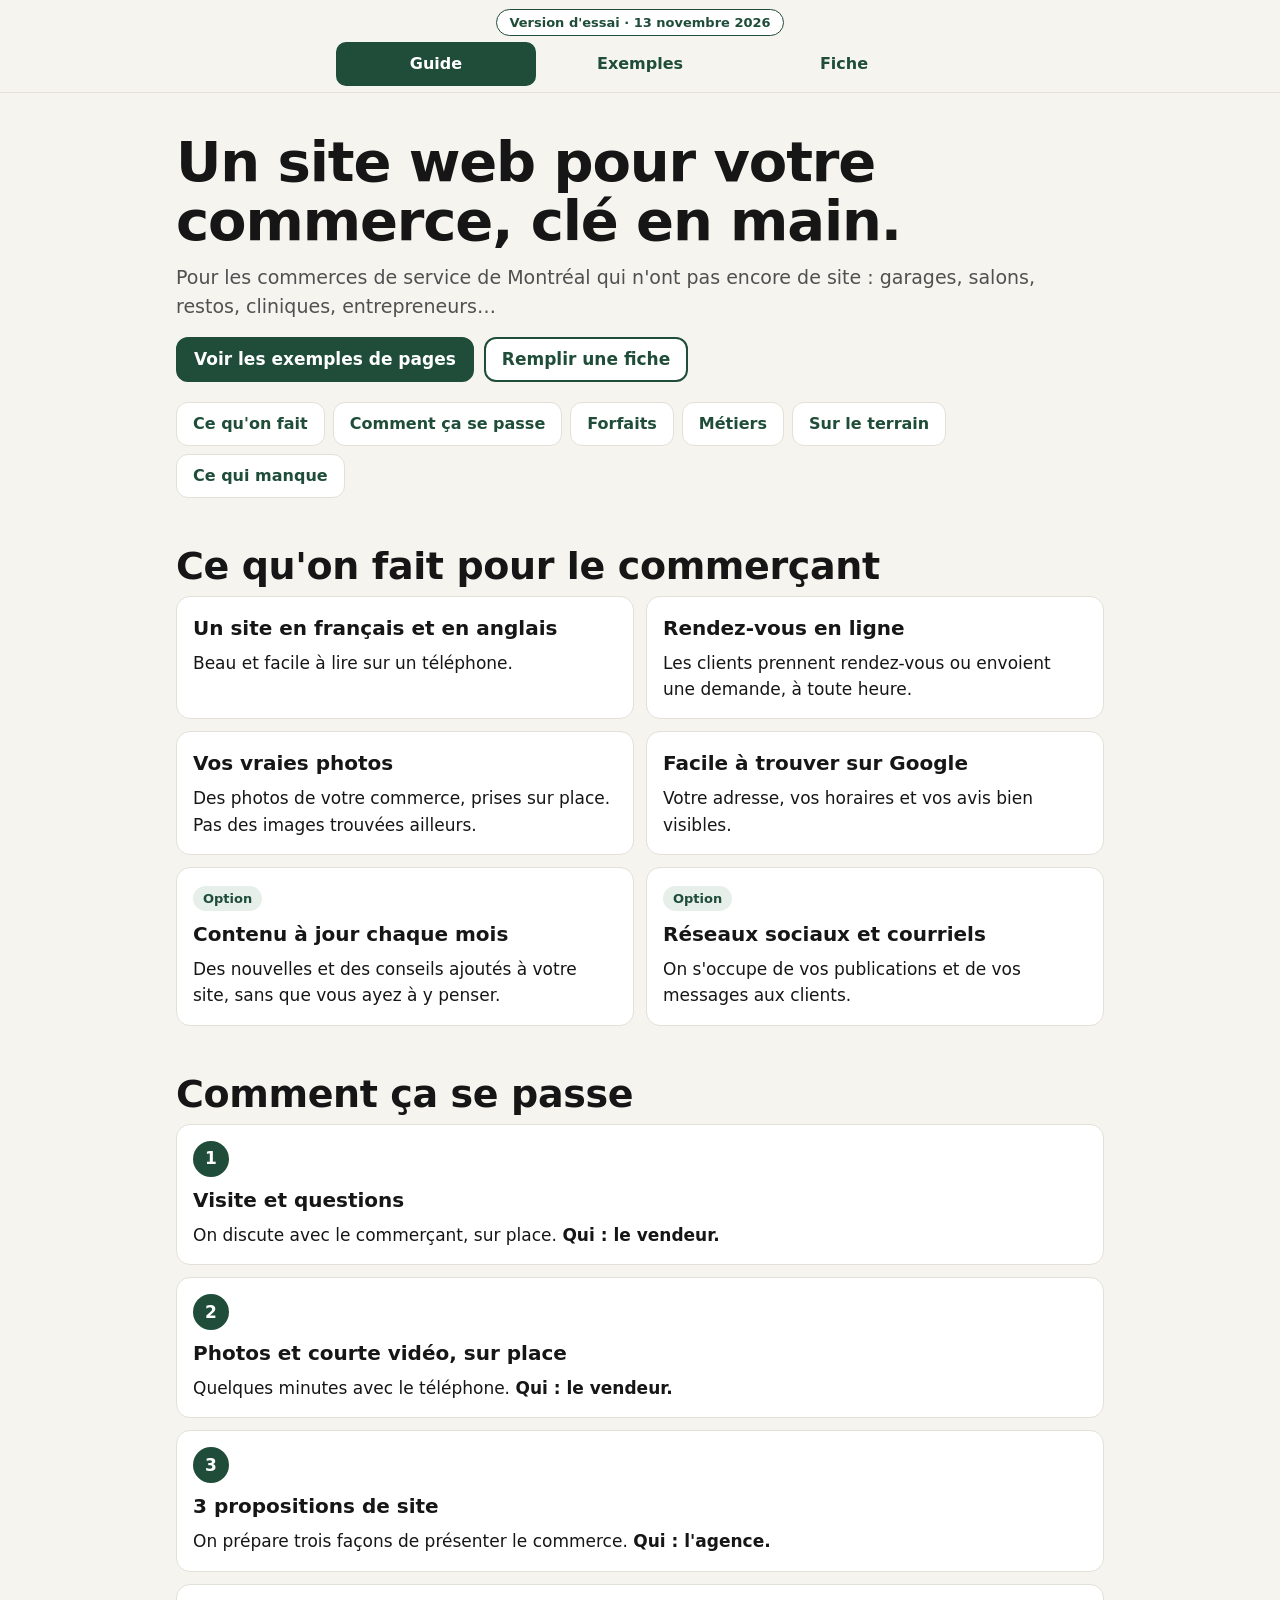
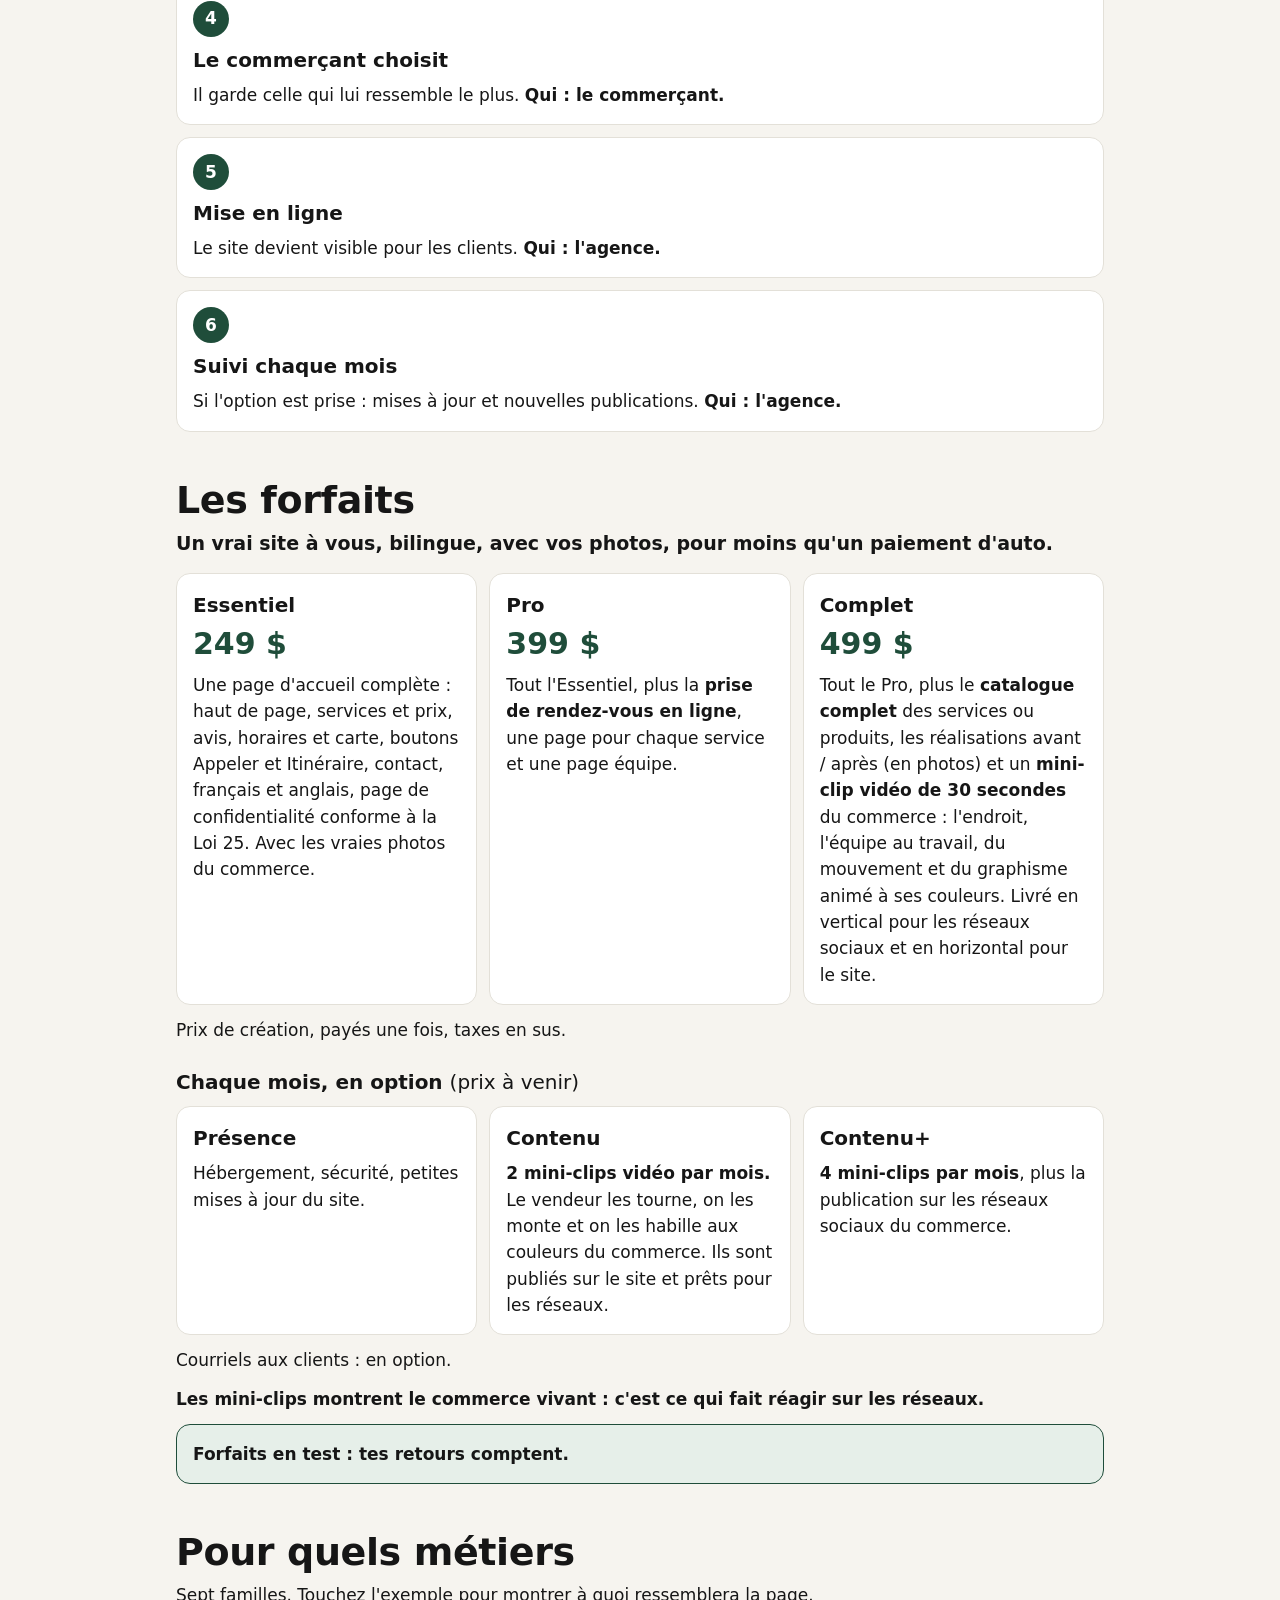
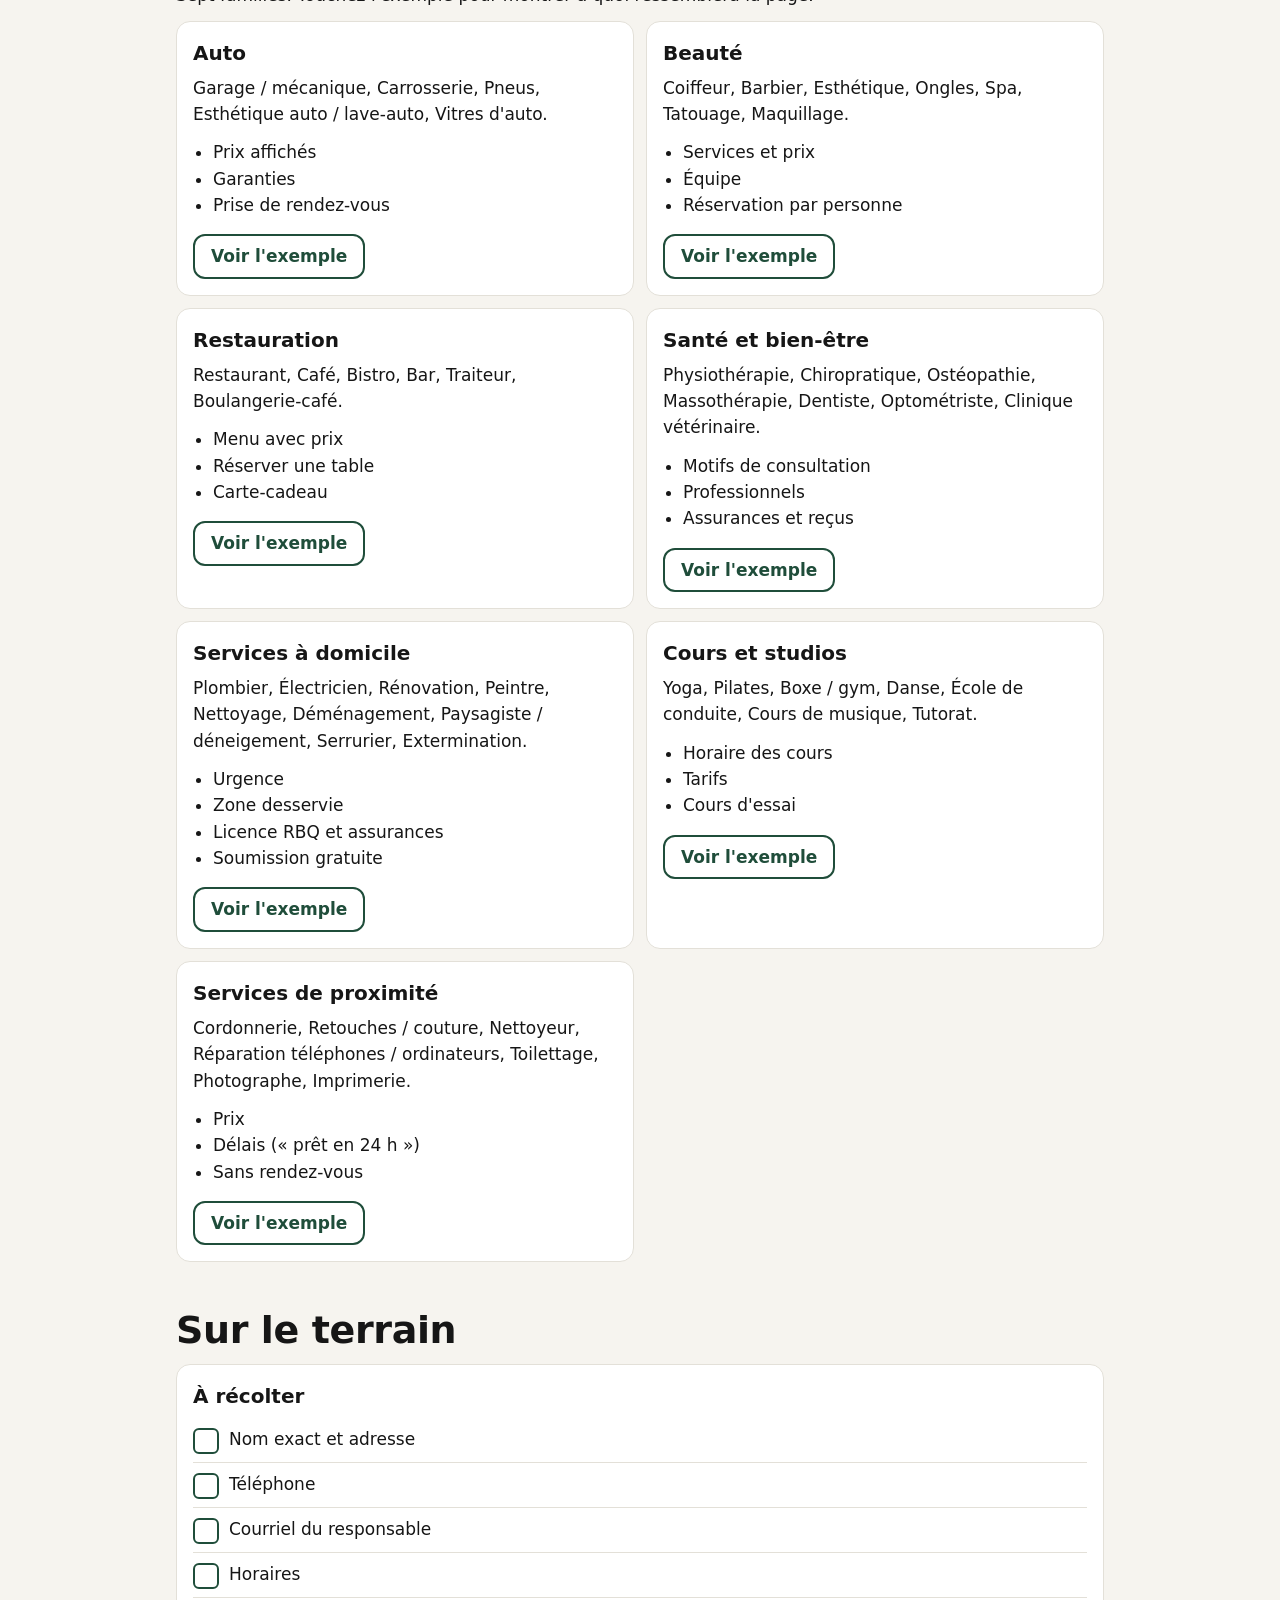
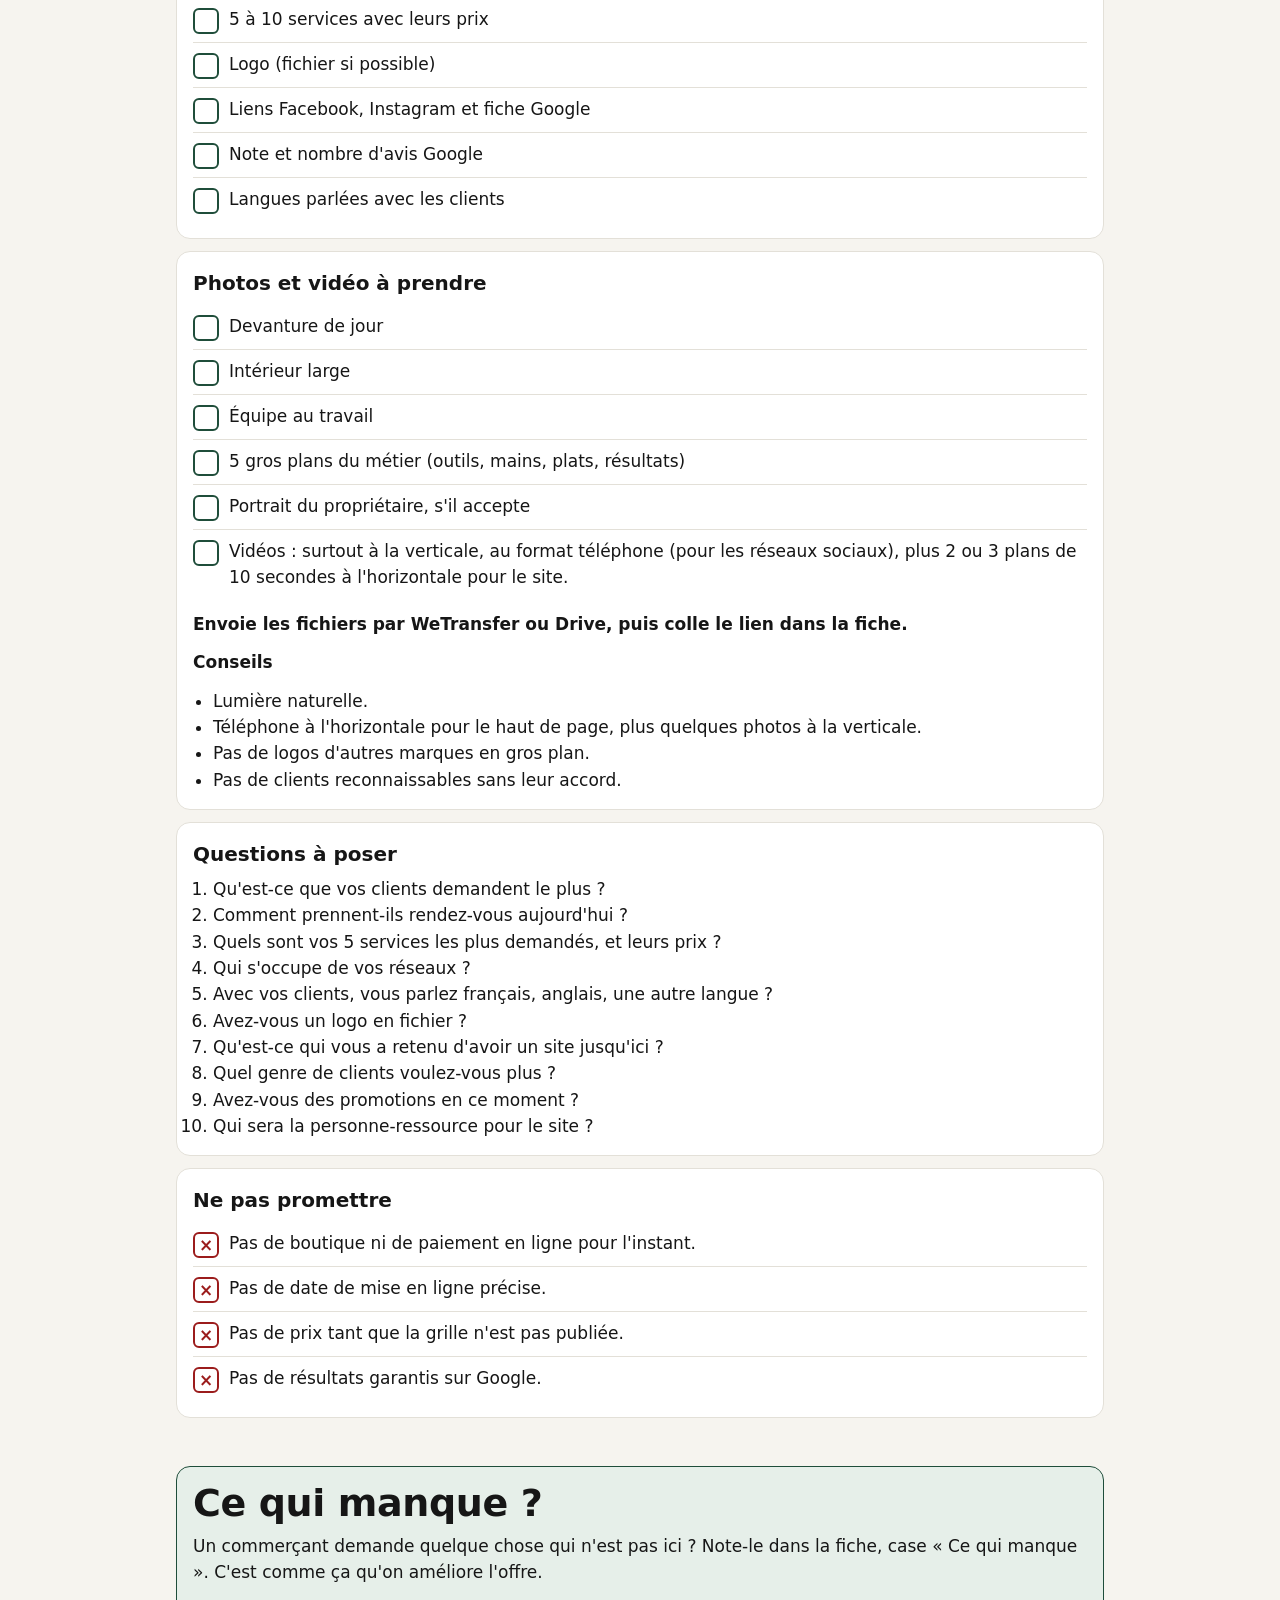
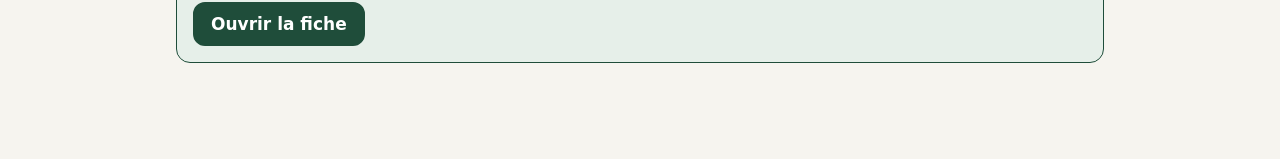
<file: index.html>
<!doctype html>
<html lang="fr">
<head>
<meta charset="utf-8">
<meta name="viewport" content="width=device-width, initial-scale=1">
<meta name="robots" content="noindex,nofollow">
<title>Guide du vendeur · Sites web pour commerces de service · Montréal</title>
<link rel="stylesheet" href="style.css">
</head>
<body class="pg guide">
<div class="badge-ligne"><span class="badge">Version d'essai · 13 novembre 2026</span></div>
<nav class="barre-site" aria-label="Navigation"><a href="index.html" aria-current="page">Guide</a><a href="exemples.html">Exemples</a><a href="fiche.html">Fiche</a></nav>
<main class="contenu">

<h1>Un site web pour votre commerce, clé en main.</h1>
<p class="lead">Pour les commerces de service de Montréal qui n'ont pas encore de site : garages, salons, restos, cliniques, entrepreneurs…</p>
<div class="boutons">
  <a class="btn" href="exemples.html">Voir les exemples de pages</a>
  <a class="btn clair" href="fiche.html">Remplir une fiche</a>
</div>
<nav class="sommaire" aria-label="Sommaire">
  <a href="#offre">Ce qu'on fait</a><a href="#etapes">Comment ça se passe</a><a href="#forfaits">Forfaits</a><a href="#metiers">Métiers</a><a href="#terrain">Sur le terrain</a><a href="#manque">Ce qui manque</a>
</nav>

<section class="section" id="offre">
  <h2>Ce qu'on fait pour le commerçant</h2>
  <div class="grille deux">
    <div class="carte"><h3>Un site en français et en anglais</h3><p>Beau et facile à lire sur un téléphone.</p></div>
    <div class="carte"><h3>Rendez-vous en ligne</h3><p>Les clients prennent rendez-vous ou envoient une demande, à toute heure.</p></div>
    <div class="carte"><h3>Vos vraies photos</h3><p>Des photos de votre commerce, prises sur place. Pas des images trouvées ailleurs.</p></div>
    <div class="carte"><h3>Facile à trouver sur Google</h3><p>Votre adresse, vos horaires et vos avis bien visibles.</p></div>
    <div class="carte"><span class="etiquette">Option</span><h3>Contenu à jour chaque mois</h3><p>Des nouvelles et des conseils ajoutés à votre site, sans que vous ayez à y penser.</p></div>
    <div class="carte"><span class="etiquette">Option</span><h3>Réseaux sociaux et courriels</h3><p>On s'occupe de vos publications et de vos messages aux clients.</p></div>
  </div>
</section>

<section class="section" id="etapes">
  <h2>Comment ça se passe</h2>
  <div class="grille">
    <div class="carte"><span class="num">1</span><h3>Visite et questions</h3><p>On discute avec le commerçant, sur place. <b>Qui : le vendeur.</b></p></div>
    <div class="carte"><span class="num">2</span><h3>Photos et courte vidéo, sur place</h3><p>Quelques minutes avec le téléphone. <b>Qui : le vendeur.</b></p></div>
    <div class="carte"><span class="num">3</span><h3>3 propositions de site</h3><p>On prépare trois façons de présenter le commerce. <b>Qui : l'agence.</b></p></div>
    <div class="carte"><span class="num">4</span><h3>Le commerçant choisit</h3><p>Il garde celle qui lui ressemble le plus. <b>Qui : le commerçant.</b></p></div>
    <div class="carte"><span class="num">5</span><h3>Mise en ligne</h3><p>Le site devient visible pour les clients. <b>Qui : l'agence.</b></p></div>
    <div class="carte"><span class="num">6</span><h3>Suivi chaque mois</h3><p>Si l'option est prise : mises à jour et nouvelles publications. <b>Qui : l'agence.</b></p></div>
  </div>
</section>

<section class="section" id="forfaits">
  <h2>Les forfaits</h2>
  <p style="font-size:19px;font-weight:700;margin-bottom:14px">Un vrai site à vous, bilingue, avec vos photos, pour moins qu'un paiement d'auto.</p>
  <div class="grille trois">
    <div class="carte"><h3>Essentiel</h3><p style="font-size:30px;font-weight:800;line-height:1.1;color:var(--accent,#1f4d3a)">249 $</p><p>Une page d'accueil complète : haut de page, services et prix, avis, horaires et carte, boutons Appeler et Itinéraire, contact, français et anglais, page de confidentialité conforme à la Loi 25. Avec les vraies photos du commerce.</p></div>
    <div class="carte"><h3>Pro</h3><p style="font-size:30px;font-weight:800;line-height:1.1;color:var(--accent,#1f4d3a)">399 $</p><p>Tout l'Essentiel, plus la <b>prise de rendez-vous en ligne</b>, une page pour chaque service et une page équipe.</p></div>
    <div class="carte"><h3>Complet</h3><p style="font-size:30px;font-weight:800;line-height:1.1;color:var(--accent,#1f4d3a)">499 $</p><p>Tout le Pro, plus le <b>catalogue complet</b> des services ou produits, les réalisations avant / après (en photos) et un <b>mini-clip vidéo de 30 secondes</b> du commerce : l'endroit, l'équipe au travail, du mouvement et du graphisme animé à ses couleurs. Livré en vertical pour les réseaux sociaux et en horizontal pour le site.</p></div>
  </div>
  <p style="margin-top:12px">Prix de création, payés une fois, taxes en sus.</p>
  <h3 style="margin-top:24px">Chaque mois, en option <span style="font-weight:400">(prix à venir)</span></h3>
  <div class="grille trois" style="margin-top:8px">
    <div class="carte"><h3>Présence</h3><p>Hébergement, sécurité, petites mises à jour du site.</p></div>
    <div class="carte"><h3>Contenu</h3><p><b>2 mini-clips vidéo par mois.</b> Le vendeur les tourne, on les monte et on les habille aux couleurs du commerce. Ils sont publiés sur le site et prêts pour les réseaux.</p></div>
    <div class="carte"><h3>Contenu+</h3><p><b>4 mini-clips par mois</b>, plus la publication sur les réseaux sociaux du commerce.</p></div>
  </div>
  <p style="margin-top:12px">Courriels aux clients : en option.</p>
  <p style="margin-top:8px"><b>Les mini-clips montrent le commerce vivant : c'est ce qui fait réagir sur les réseaux.</b></p>
  <p class="note"><b>Forfaits en test : tes retours comptent.</b></p>
</section>

<section class="section" id="metiers">
  <h2>Pour quels métiers</h2>
  <p>Sept familles. Touchez l'exemple pour montrer à quoi ressemblera la page.</p>
  <div class="grille deux">
    <div class="carte"><h3>Auto</h3><p>Garage / mécanique, Carrosserie, Pneus, Esthétique auto / lave-auto, Vitres d'auto.</p><ul class="liste"><li>Prix affichés</li><li>Garanties</li><li>Prise de rendez-vous</li></ul><div class="boutons"><a class="btn clair" href="exemples.html">Voir l'exemple</a></div></div>
    <div class="carte"><h3>Beauté</h3><p>Coiffeur, Barbier, Esthétique, Ongles, Spa, Tatouage, Maquillage.</p><ul class="liste"><li>Services et prix</li><li>Équipe</li><li>Réservation par personne</li></ul><div class="boutons"><a class="btn clair" href="exemples.html">Voir l'exemple</a></div></div>
    <div class="carte"><h3>Restauration</h3><p>Restaurant, Café, Bistro, Bar, Traiteur, Boulangerie-café.</p><ul class="liste"><li>Menu avec prix</li><li>Réserver une table</li><li>Carte-cadeau</li></ul><div class="boutons"><a class="btn clair" href="exemples.html">Voir l'exemple</a></div></div>
    <div class="carte"><h3>Santé et bien-être</h3><p>Physiothérapie, Chiropratique, Ostéopathie, Massothérapie, Dentiste, Optométriste, Clinique vétérinaire.</p><ul class="liste"><li>Motifs de consultation</li><li>Professionnels</li><li>Assurances et reçus</li></ul><div class="boutons"><a class="btn clair" href="exemples.html">Voir l'exemple</a></div></div>
    <div class="carte"><h3>Services à domicile</h3><p>Plombier, Électricien, Rénovation, Peintre, Nettoyage, Déménagement, Paysagiste / déneigement, Serrurier, Extermination.</p><ul class="liste"><li>Urgence</li><li>Zone desservie</li><li>Licence RBQ et assurances</li><li>Soumission gratuite</li></ul><div class="boutons"><a class="btn clair" href="exemples.html">Voir l'exemple</a></div></div>
    <div class="carte"><h3>Cours et studios</h3><p>Yoga, Pilates, Boxe / gym, Danse, École de conduite, Cours de musique, Tutorat.</p><ul class="liste"><li>Horaire des cours</li><li>Tarifs</li><li>Cours d'essai</li></ul><div class="boutons"><a class="btn clair" href="exemples.html">Voir l'exemple</a></div></div>
    <div class="carte"><h3>Services de proximité</h3><p>Cordonnerie, Retouches / couture, Nettoyeur, Réparation téléphones / ordinateurs, Toilettage, Photographe, Imprimerie.</p><ul class="liste"><li>Prix</li><li>Délais (« prêt en 24 h »)</li><li>Sans rendez-vous</li></ul><div class="boutons"><a class="btn clair" href="exemples.html">Voir l'exemple</a></div></div>
  </div>
</section>

<section class="section" id="terrain">
  <h2>Sur le terrain</h2>

  <div class="carte" style="margin-top:12px">
    <h3>À récolter</h3>
    <ul class="coches">
      <li>Nom exact et adresse</li>
      <li>Téléphone</li>
      <li>Courriel du responsable</li>
      <li>Horaires</li>
      <li>5 à 10 services avec leurs prix</li>
      <li>Logo (fichier si possible)</li>
      <li>Liens Facebook, Instagram et fiche Google</li>
      <li>Note et nombre d'avis Google</li>
      <li>Langues parlées avec les clients</li>
    </ul>
  </div>

  <div class="carte" style="margin-top:12px">
    <h3>Photos et vidéo à prendre</h3>
    <ul class="coches">
      <li>Devanture de jour</li>
      <li>Intérieur large</li>
      <li>Équipe au travail</li>
      <li>5 gros plans du métier (outils, mains, plats, résultats)</li>
      <li>Portrait du propriétaire, s'il accepte</li>
      <li>Vidéos : surtout à la verticale, au format téléphone (pour les réseaux sociaux), plus 2 ou 3 plans de 10 secondes à l'horizontale pour le site.</li>
    </ul>
    <p style="margin-top:12px"><b>Envoie les fichiers par WeTransfer ou Drive, puis colle le lien dans la fiche.</b></p>
    <p style="margin-top:12px"><b>Conseils</b></p>
    <ul class="liste">
      <li>Lumière naturelle.</li>
      <li>Téléphone à l'horizontale pour le haut de page, plus quelques photos à la verticale.</li>
      <li>Pas de logos d'autres marques en gros plan.</li>
      <li>Pas de clients reconnaissables sans leur accord.</li>
    </ul>
  </div>

  <div class="carte" style="margin-top:12px">
    <h3>Questions à poser</h3>
    <ol class="liste">
      <li>Qu'est-ce que vos clients demandent le plus ?</li>
      <li>Comment prennent-ils rendez-vous aujourd'hui ?</li>
      <li>Quels sont vos 5 services les plus demandés, et leurs prix ?</li>
      <li>Qui s'occupe de vos réseaux ?</li>
      <li>Avec vos clients, vous parlez français, anglais, une autre langue ?</li>
      <li>Avez-vous un logo en fichier ?</li>
      <li>Qu'est-ce qui vous a retenu d'avoir un site jusqu'ici ?</li>
      <li>Quel genre de clients voulez-vous plus ?</li>
      <li>Avez-vous des promotions en ce moment ?</li>
      <li>Qui sera la personne-ressource pour le site ?</li>
    </ol>
  </div>

  <div class="carte" style="margin-top:12px">
    <h3>Ne pas promettre</h3>
    <ul class="coches non">
      <li>Pas de boutique ni de paiement en ligne pour l'instant.</li>
      <li>Pas de date de mise en ligne précise.</li>
      <li>Pas de prix tant que la grille n'est pas publiée.</li>
      <li>Pas de résultats garantis sur Google.</li>
    </ul>
  </div>
</section>

<section class="section" id="manque">
  <div class="note">
    <h2>Ce qui manque ?</h2>
    <p>Un commerçant demande quelque chose qui n'est pas ici ? Note-le dans la fiche, case « Ce qui manque ». C'est comme ça qu'on améliore l'offre.</p>
    <div class="boutons"><a class="btn" href="fiche.html#manque">Ouvrir la fiche</a></div>
  </div>
</section>

</main>
</body>
</html>
</file>
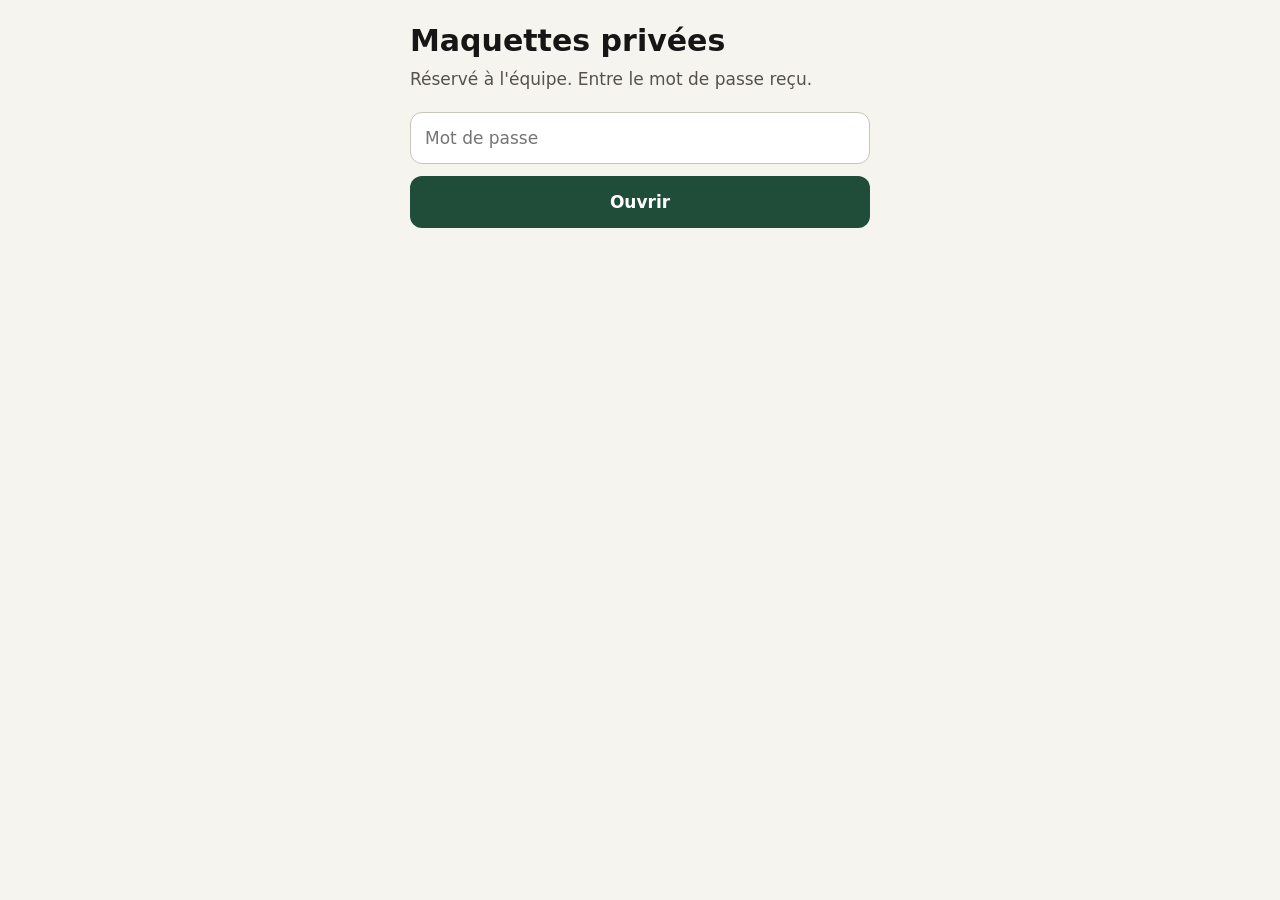
<file: prives/index.html>
<!doctype html>
<html lang="fr">
<head>
<meta charset="utf-8">
<meta name="viewport" content="width=device-width, initial-scale=1">
<meta name="robots" content="noindex,nofollow">
<title>Maquettes privées</title>
<style>
:root{--fond:#f6f4ef;--encre:#161616;--ligne:#e3e0d8;--accent:#1f4d3a}
*{box-sizing:border-box;margin:0}
body{background:var(--fond);color:var(--encre);font:17px/1.5 system-ui,-apple-system,"Segoe UI",Roboto,sans-serif;padding:24px 16px 48px}
main{max-width:460px;margin:0 auto}
h1{font-size:30px;line-height:1.15;margin-bottom:8px}
p.aide{color:#55524c;margin-bottom:20px}
form{display:grid;gap:12px}
input{height:52px;border:1.5px solid #c9c4ba;border-radius:12px;padding:0 14px;font:inherit;background:#fff}
button{min-height:52px;border:0;border-radius:12px;background:var(--accent);color:#fff;font:700 17px system-ui,sans-serif;cursor:pointer}
button.second{background:#fff;color:var(--accent);box-shadow:inset 0 0 0 1.5px var(--accent)}
.erreur{color:#a3261b;font-weight:600;min-height:1.5em}
.liste{display:grid;gap:10px;margin-top:8px}
.liste button{text-align:left;padding:14px 16px}
.liste small{display:block;font-weight:500;opacity:.8}
#vue{position:fixed;inset:0;display:flex;flex-direction:column;background:#fff;z-index:5}
.barre{flex:none;background:var(--fond);padding:8px 12px;display:flex;gap:10px;align-items:center;border-bottom:1px solid var(--ligne)}
.barre b{font-size:16px;line-height:1.2}
#cadre{flex:1;width:100%;border:0;display:block}
[hidden]{display:none!important}
</style>
</head>
<body>
<main>
  <section id="porte">
    <h1>Maquettes privées</h1>
    <p class="aide">Réservé à l'équipe. Entre le mot de passe reçu.</p>
    <form id="formulaire">
      <input id="mdp" type="password" autocomplete="current-password" placeholder="Mot de passe" aria-label="Mot de passe" required>
      <button type="submit" id="ouvrir">Ouvrir</button>
      <p class="erreur" id="erreur" role="alert"></p>
    </form>
  </section>

  <section id="choix" hidden>
    <h1>Maquettes</h1>
    <p class="aide">Propositions non publiées. À montrer en personne seulement.</p>
    <div class="liste" id="liste"></div>
  </section>

  <section id="vue" hidden>
    <div class="barre"><button class="second" id="retour" type="button" style="min-height:44px;padding:0 14px">← Liste</button><b id="titre"></b></div>
    <iframe id="cadre" title="Maquette"></iframe>
  </section>
</main>
<script>
// Même format que outils/chiffrer-maquettes.py : sel(16) + iv(12) + AES-GCM, PBKDF2-SHA256 600 000 tours.
const $ = id => document.getElementById(id);
let motDePasse = '';

async function ouvrirFichier(nom) {
  const reponse = await fetch(nom, { cache: 'no-store' });
  if (!reponse.ok) throw new Error('fichier');
  const blob = new Uint8Array(await reponse.arrayBuffer());
  const base = await crypto.subtle.importKey('raw', new TextEncoder().encode(motDePasse), 'PBKDF2', false, ['deriveKey']);
  const cle = await crypto.subtle.deriveKey(
    { name: 'PBKDF2', salt: blob.slice(0, 16), iterations: 600000, hash: 'SHA-256' },
    base, { name: 'AES-GCM', length: 256 }, false, ['decrypt']);
  const clair = await crypto.subtle.decrypt({ name: 'AES-GCM', iv: blob.slice(16, 28) }, cle, blob.slice(28));
  return JSON.parse(new TextDecoder().decode(clair));
}

function montrer(section) {
  ['porte', 'choix', 'vue'].forEach(id => { $(id).hidden = id !== section; });
  window.scrollTo(0, 0);
}

$('formulaire').addEventListener('submit', async e => {
  e.preventDefault();
  motDePasse = $('mdp').value;
  $('erreur').textContent = '';
  $('ouvrir').disabled = true;
  $('ouvrir').textContent = 'Ouverture…';
  try {
    const liste = await ouvrirFichier('liste.bin');
    $('liste').replaceChildren(...liste.map(m => {
      const b = document.createElement('button');
      b.type = 'button';
      b.innerHTML = '<span></span><small></small>';
      b.firstChild.textContent = m.nom;
      b.lastChild.textContent = 'Voir la maquette';
      b.addEventListener('click', () => afficher(m, b));
      return b;
    }));
    try { sessionStorage.setItem('mdp-maquettes', motDePasse); } catch (_) { /* stockage bloqué : sans gravité */ }
    montrer('choix');
  } catch (err) {
    $('erreur').textContent = err.message === 'fichier'
      ? 'Impossible de charger les maquettes. Vérifie la connexion.'
      : 'Mot de passe incorrect.';
  } finally {
    $('ouvrir').disabled = false;
    $('ouvrir').textContent = 'Ouvrir';
  }
});

// La maquette déchiffrée s'affiche dans un cadre à la largeur de l'écran :
// version ordinateur sur un ordinateur, version téléphone sur un téléphone.
let pageCourante = null;

async function afficher(maquette, bouton) {
  const texte = bouton.firstChild.textContent;
  bouton.firstChild.textContent = 'Ouverture…';
  try {
    const lot = await ouvrirFichier(maquette.fichier);
    if (pageCourante) URL.revokeObjectURL(pageCourante);
    pageCourante = URL.createObjectURL(new Blob([lot.html], { type: 'text/html' }));
    $('titre').textContent = lot.nom;
    $('cadre').src = pageCourante;
    montrer('vue');
  } catch (_) {
    alert('Impossible d\'ouvrir cette maquette.');
  } finally {
    bouton.firstChild.textContent = texte;
  }
}

$('retour').addEventListener('click', () => {
  $('cadre').removeAttribute('src');
  if (pageCourante) { URL.revokeObjectURL(pageCourante); pageCourante = null; }
  montrer('choix');
});

try {
  const memo = sessionStorage.getItem('mdp-maquettes');
  if (memo) { $('mdp').value = memo; $('formulaire').requestSubmit(); }
} catch (_) { /* stockage bloqué : on redemande le mot de passe */ }
</script>
</body>
</html>
</file>
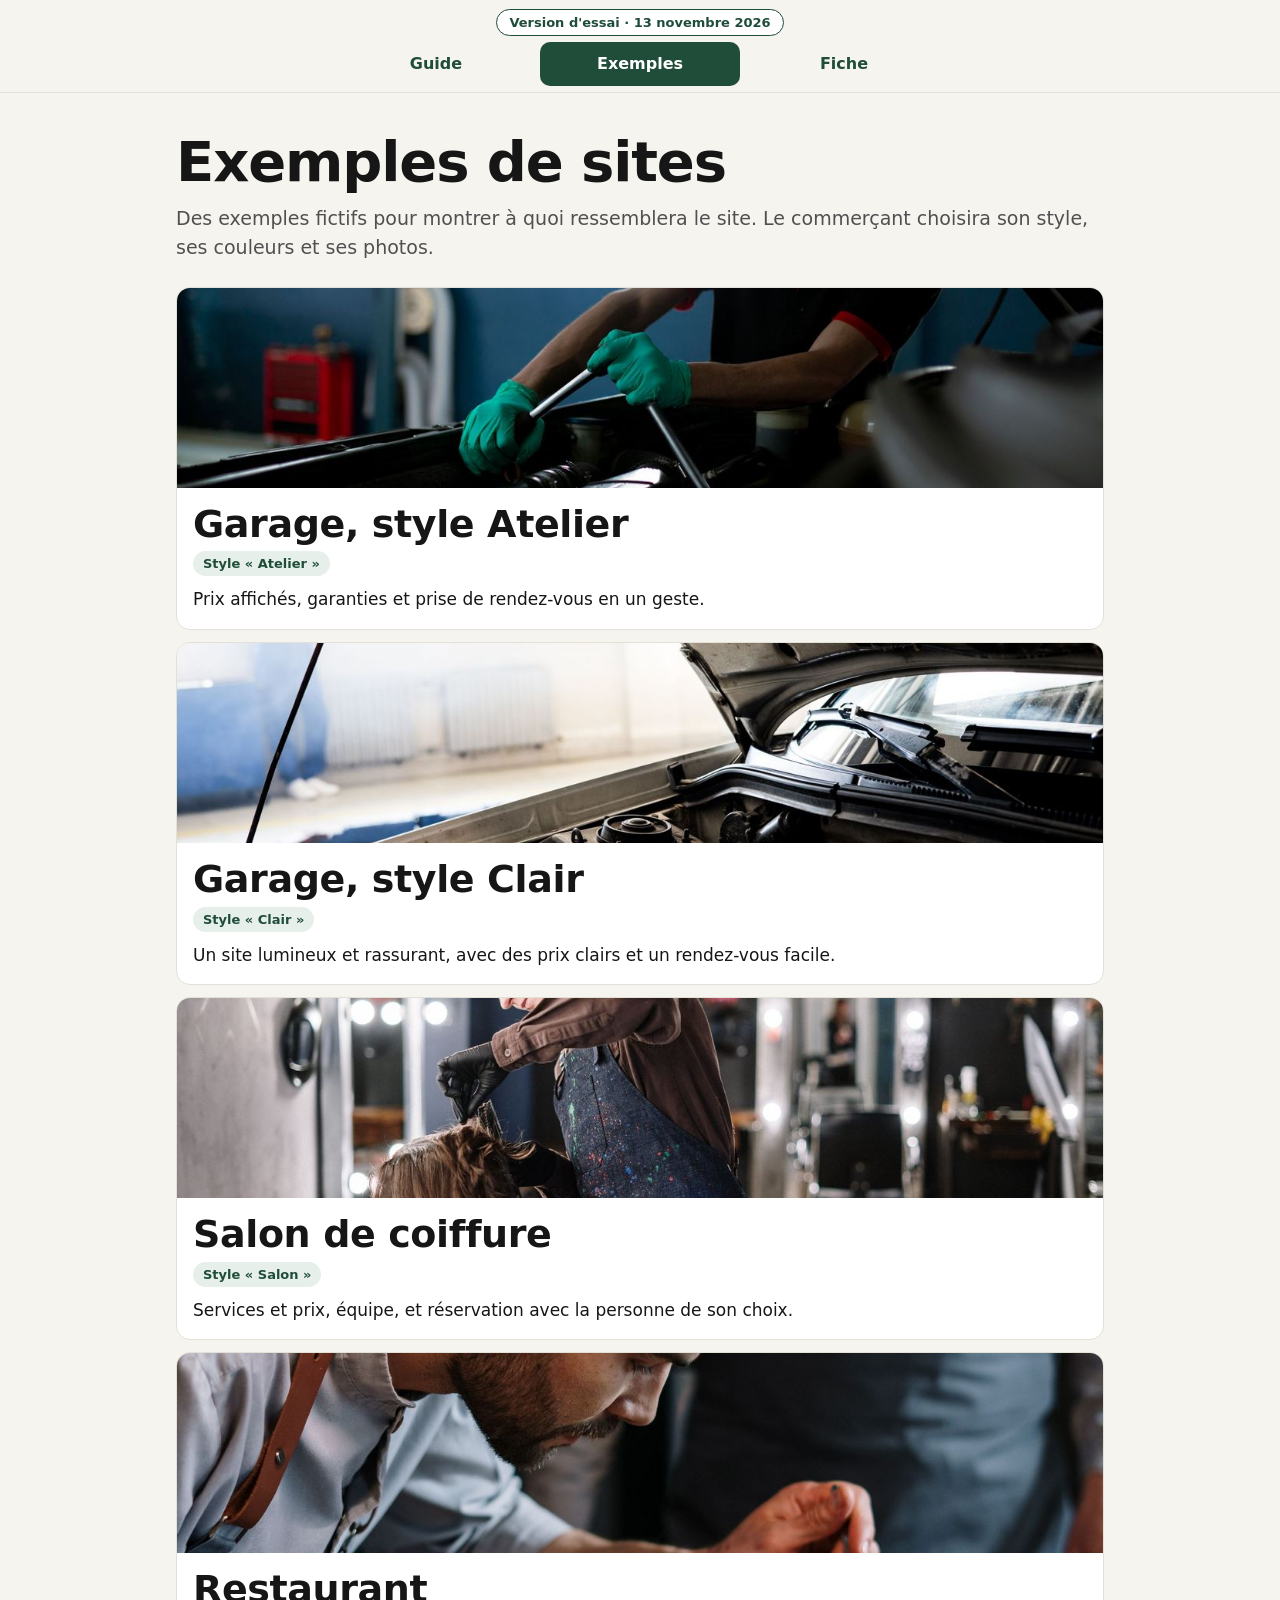
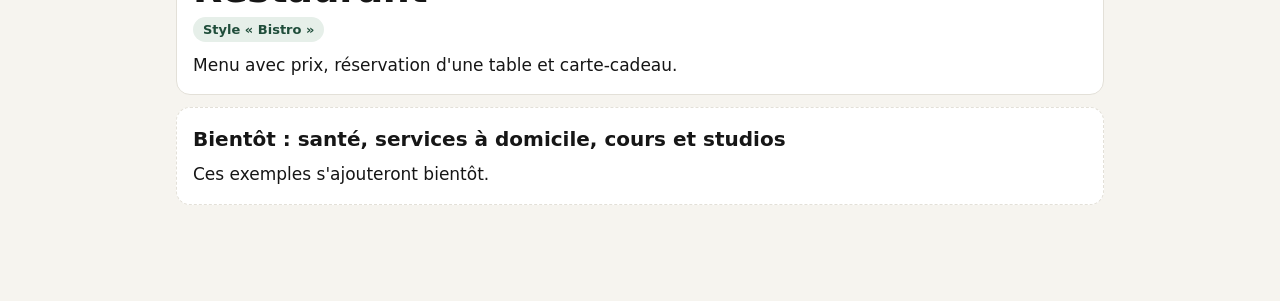
<file: exemples.html>
<!doctype html>
<html lang="fr">
<head>
<meta charset="utf-8">
<meta name="viewport" content="width=device-width, initial-scale=1">
<meta name="robots" content="noindex,nofollow">
<title>Exemples de sites · Sites web pour commerces de service · Montréal</title>
<link rel="stylesheet" href="style.css">
<style>
body.pg .modele{display:block;padding:0;overflow:hidden;color:var(--texte);text-decoration:none}
body.pg .apercu{height:200px;background-color:#d9d4c7;background-size:cover;background-position:center}
body.pg .apercu.garage{background-image:url("modeles/apercu-garage.jpg");background-color:#3b4a52}
body.pg .apercu.garage-clair{background-image:url("modeles/apercu-garage-clair.jpg");background-color:#c9d3e6}
body.pg .apercu.coiffeur{background-image:url("modeles/apercu-coiffeur.jpg");background-color:#c9a9a0}
body.pg .apercu.restaurant{background-image:url("modeles/apercu-restaurant.jpg");background-color:#7a3b2e}
body.pg .modele .corps{padding:16px}
body.pg .modele .style{display:inline-block;font:700 13px/1 system-ui,sans-serif;color:var(--accent);background:#e6efe9;border-radius:999px;padding:6px 10px;margin:6px 0 10px}
body.pg .modele h2{margin:0}
body.pg .bientot{border-style:dashed}
</style>
</head>
<body class="pg guide">
<div class="badge-ligne"><span class="badge">Version d'essai · 13 novembre 2026</span></div>
<nav class="barre-site" aria-label="Navigation"><a href="index.html">Guide</a><a href="exemples.html" aria-current="page">Exemples</a><a href="fiche.html">Fiche</a></nav>
<main class="contenu">
<h1>Exemples de sites</h1>
<p class="lead">Des exemples fictifs pour montrer à quoi ressemblera le site. Le commerçant choisira son style, ses couleurs et ses photos.</p>

<div class="grille" style="margin-top:24px">
  <a class="carte modele" href="modeles/garage.html">
    <div class="apercu garage" role="img" aria-label="Aperçu du site de garage"></div>
    <div class="corps"><h2>Garage, style Atelier</h2><span class="style">Style « Atelier »</span><p>Prix affichés, garanties et prise de rendez-vous en un geste.</p></div>
  </a>
  <a class="carte modele" href="modeles/garage-clair.html">
    <div class="apercu garage-clair" role="img" aria-label="Aperçu du site de garage, style clair"></div>
    <div class="corps"><h2>Garage, style Clair</h2><span class="style">Style « Clair »</span><p>Un site lumineux et rassurant, avec des prix clairs et un rendez-vous facile.</p></div>
  </a>
  <a class="carte modele" href="modeles/coiffeur.html">
    <div class="apercu coiffeur" role="img" aria-label="Aperçu du site de salon de coiffure"></div>
    <div class="corps"><h2>Salon de coiffure</h2><span class="style">Style « Salon »</span><p>Services et prix, équipe, et réservation avec la personne de son choix.</p></div>
  </a>
  <a class="carte modele" href="modeles/restaurant.html">
    <div class="apercu restaurant" role="img" aria-label="Aperçu du site de restaurant"></div>
    <div class="corps"><h2>Restaurant</h2><span class="style">Style « Bistro »</span><p>Menu avec prix, réservation d'une table et carte-cadeau.</p></div>
  </a>
  <div class="carte bientot"><h3>Bientôt : santé, services à domicile, cours et studios</h3><p>Ces exemples s'ajouteront bientôt.</p></div>
</div>
</main>
</body>
</html>
</file>
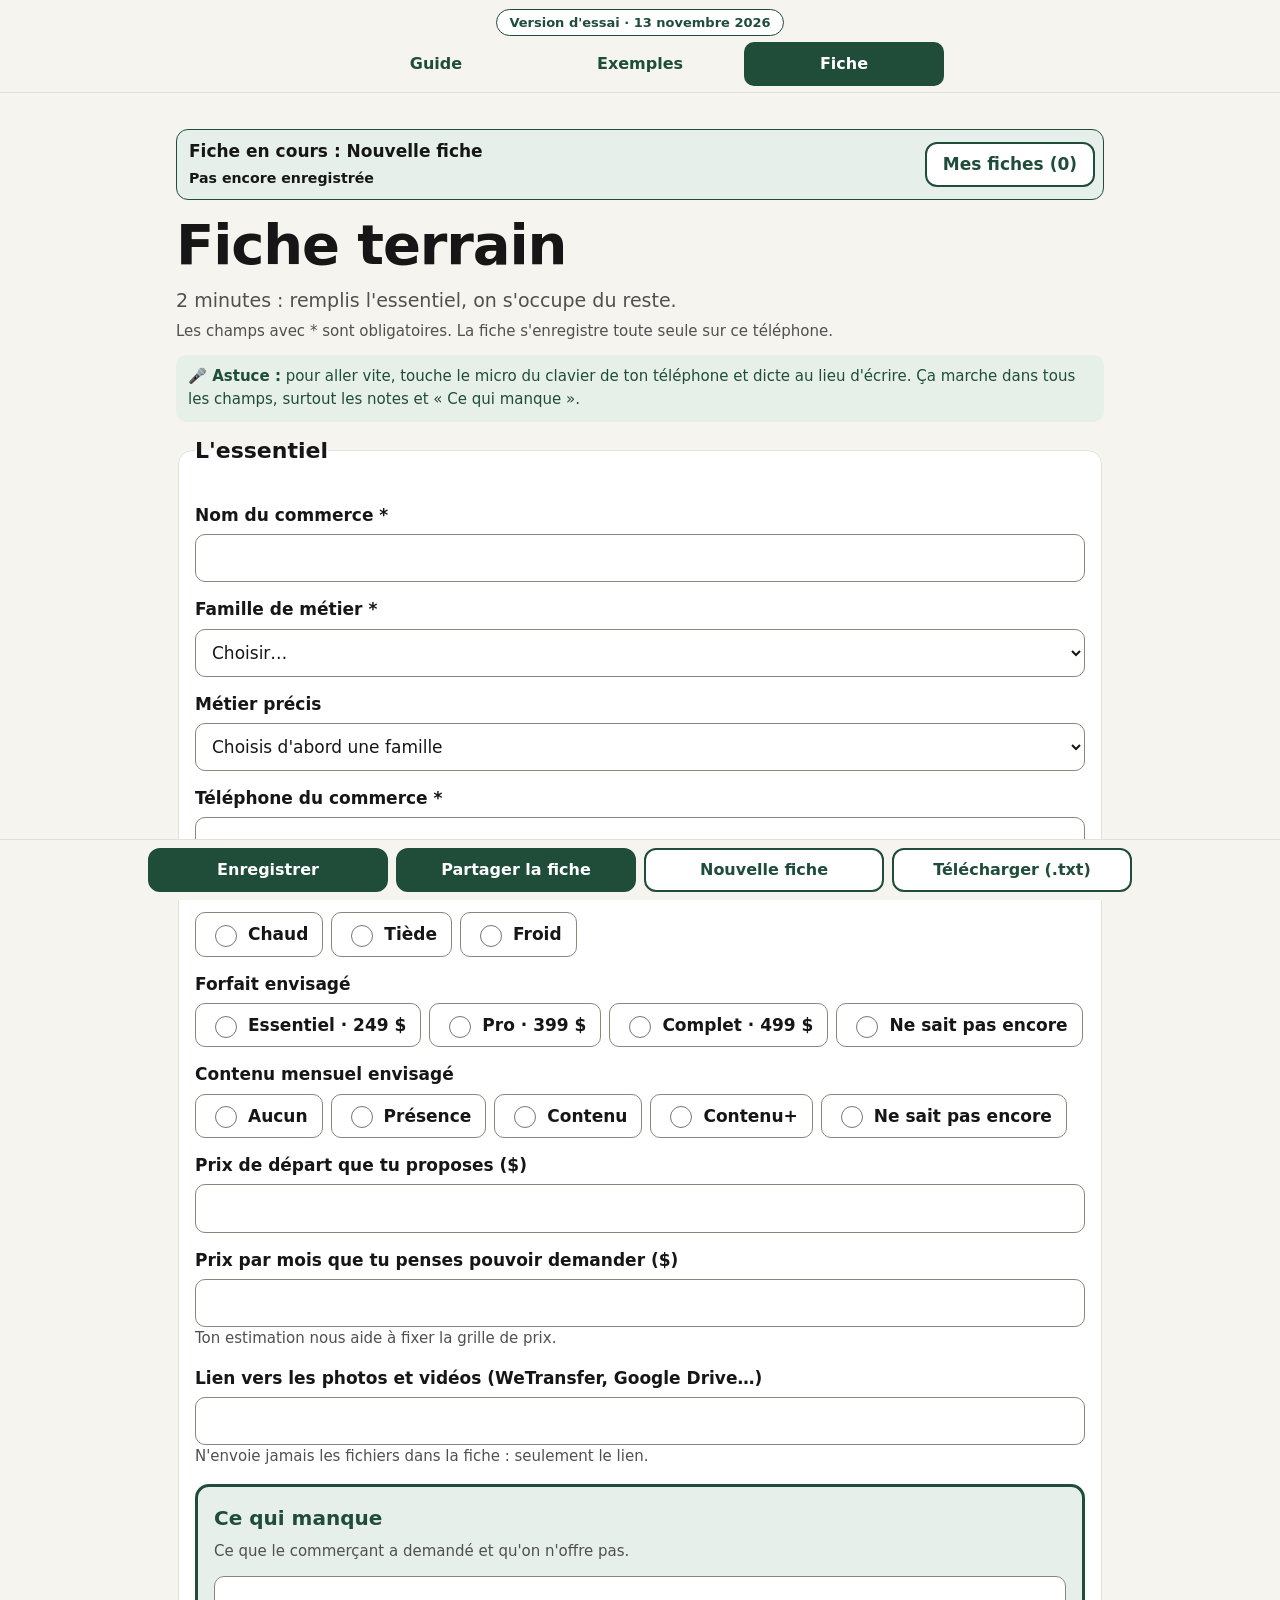
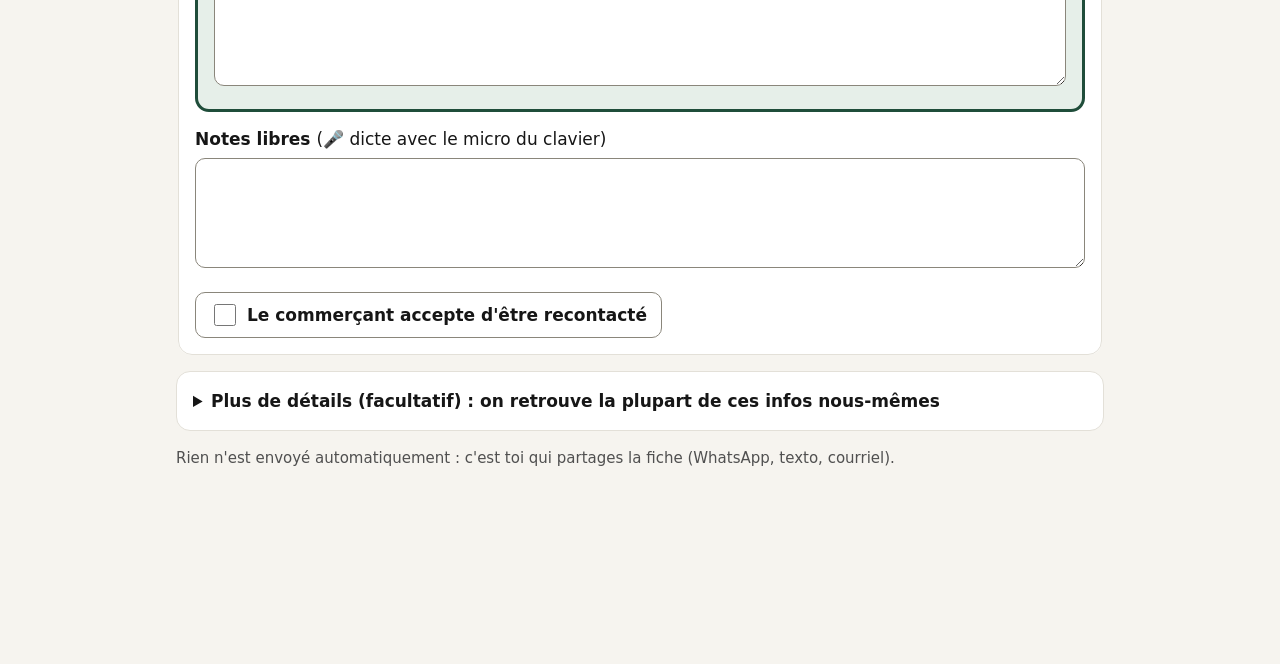
<file: fiche.html>
<!doctype html>
<html lang="fr">
<head>
<meta charset="utf-8">
<meta name="viewport" content="width=device-width, initial-scale=1">
<meta name="robots" content="noindex,nofollow">
<title>Fiche terrain · Sites web pour commerces de service · Montréal</title>
<link rel="stylesheet" href="style.css">
<style>
.barre-fiche{display:flex;gap:8px;align-items:center;justify-content:space-between;background:#e6efe9;border:1px solid var(--accent);border-radius:12px;padding:8px 8px 8px 12px;margin:12px 0}
.barre-fiche span{min-width:0;overflow-wrap:anywhere;font-weight:700}
.barre-fiche .btn{flex:none;padding:8px 12px;font-size:16px}
#panneau{position:fixed;inset:0;z-index:60;background:var(--fond);overflow:auto;padding:16px}
#panneau[hidden]{display:none}
#panneau .interne{max-width:960px;margin:0 auto}
.fiche-ligne{background:#fff;border:1px solid var(--trait);border-radius:12px;padding:12px;margin-bottom:10px}
.fiche-ligne.cour{border:2px solid var(--accent)}
.fiche-ligne b{overflow-wrap:anywhere}
.fiche-ligne small{display:block;color:var(--doux)}
.fiche-ligne .boutons{margin-top:8px}
.fiche-ligne .btn{padding:8px 14px;font-size:16px}
</style>
</head>
<body class="pg fiche">
<div class="badge-ligne"><span class="badge">Version d'essai · 13 novembre 2026</span></div>
<nav class="barre-site" aria-label="Navigation"><a href="index.html">Guide</a><a href="exemples.html">Exemples</a><a href="fiche.html" aria-current="page">Fiche</a></nav>
<main class="contenu">
<div class="barre-fiche"><span><span id="fiche-en-cours">Fiche en cours : Nouvelle fiche</span><br><small id="fiche-enregistree" style="font-weight:600">Pas encore enregistrée</small></span><button type="button" class="btn clair" id="mes-fiches">Mes fiches (0)</button></div>
<h1>Fiche terrain</h1>
<p class="lead">2 minutes : remplis l'essentiel, on s'occupe du reste.</p>
<p class="aide" style="margin-top:-8px">Les champs avec * sont obligatoires. La fiche s'enregistre toute seule sur ce téléphone.</p>
<p class="aide" style="background:#e7efe9;border-radius:10px;padding:10px 12px;color:#1f4d3a"><b>🎤 Astuce :</b> pour aller vite, touche le micro du clavier de ton téléphone et dicte au lieu d'écrire. Ça marche dans tous les champs, surtout les notes et « Ce qui manque ».</p>

<form id="fiche" novalidate autocomplete="off">

<fieldset class="carte">
  <legend>L'essentiel</legend>
  <label for="nom">Nom du commerce *</label>
  <input type="text" id="nom" name="nom" required>
  <p class="erreur" id="err-nom" hidden>Le nom du commerce est obligatoire.</p>

  <label for="famille">Famille de métier *</label>
  <select id="famille" name="famille" required>
    <option value="">Choisir…</option>
  </select>
  <p class="erreur" id="err-famille" hidden>Choisis une famille de métier.</p>
  <input type="text" id="famille_autre" name="famille_autre" placeholder="Précisez la famille" aria-label="Autre famille" hidden style="margin-top:8px">

  <div id="bloc-metier">
    <label for="metier">Métier précis</label>
    <select id="metier" name="metier"><option value="">Choisis d'abord une famille</option></select>
    <input type="text" id="metier_autre" name="metier_autre" placeholder="Précisez le métier" aria-label="Autre métier" hidden style="margin-top:8px">
  </div>

  <label for="tel">Téléphone du commerce *</label>
  <input type="tel" id="tel" name="tel" inputmode="tel" required>
  <p class="erreur" id="err-tel" hidden>Le téléphone du commerce est obligatoire.</p>

  <label>Intérêt</label>
  <div class="choix">
    <label><input type="radio" name="interet" value="Chaud"> Chaud</label>
    <label><input type="radio" name="interet" value="Tiède"> Tiède</label>
    <label><input type="radio" name="interet" value="Froid"> Froid</label>
  </div>
  <label>Forfait envisagé</label>
  <div class="choix">
    <label><input type="radio" name="forfait" value="Essentiel"> Essentiel · 249 $</label>
    <label><input type="radio" name="forfait" value="Pro"> Pro · 399 $</label>
    <label><input type="radio" name="forfait" value="Complet"> Complet · 499 $</label>
    <label><input type="radio" name="forfait" value="Ne sait pas encore"> Ne sait pas encore</label>
  </div>
  <label>Contenu mensuel envisagé</label>
  <div class="choix">
    <label><input type="radio" name="contenu_mensuel" value="Aucun"> Aucun</label>
    <label><input type="radio" name="contenu_mensuel" value="Présence"> Présence</label>
    <label><input type="radio" name="contenu_mensuel" value="Contenu"> Contenu</label>
    <label><input type="radio" name="contenu_mensuel" value="Contenu+"> Contenu+</label>
    <label><input type="radio" name="contenu_mensuel" value="Ne sait pas encore"> Ne sait pas encore</label>
  </div>
  <label for="prix_depart">Prix de départ que tu proposes ($)</label>
  <input type="number" id="prix_depart" name="prix_depart" min="0" step="1" inputmode="numeric">
  <label for="prix_mois">Prix par mois que tu penses pouvoir demander ($)</label>
  <input type="number" id="prix_mois" name="prix_mois" min="0" step="1" inputmode="numeric">
  <p class="aide">Ton estimation nous aide à fixer la grille de prix.</p>
  <label for="lien_medias">Lien vers les photos et vidéos (WeTransfer, Google Drive…)</label>
  <input type="text" id="lien_medias" name="lien_medias" inputmode="url">
  <p class="aide">N'envoie jamais les fichiers dans la fiche : seulement le lien.</p>
  <div class="carte manque" id="manque" style="margin:16px 0 0">
    <label for="ce_qui_manque" style="margin-top:0;font-size:20px;font-weight:900;color:var(--accent)">Ce qui manque</label>
    <p class="aide">Ce que le commerçant a demandé et qu'on n'offre pas.</p>
    <textarea id="ce_qui_manque" name="ce_qui_manque"></textarea>
  </div>
  <label for="notes">Notes libres <span style="font-weight:400">(🎤 dicte avec le micro du clavier)</span></label>
  <textarea id="notes" name="notes"></textarea>
  <div class="choix" style="margin-top:16px">
    <label><input type="checkbox" name="recontact" value="oui"> Le commerçant accepte d'être recontacté</label>
  </div>
</fieldset>

<details class="carte" id="plus" style="padding:16px">
  <summary style="font-weight:800;cursor:pointer">Plus de détails (facultatif) : on retrouve la plupart de ces infos nous-mêmes</summary>
  <fieldset class="carte">
    <legend>Commerce</legend>
  <label for="adresse">Adresse</label>
  <input type="text" id="adresse" name="adresse" autocomplete="street-address">
  <label for="quartier">Quartier</label>
  <input type="text" id="quartier" name="quartier">

  <label for="courriel">Courriel du commerce</label>
  <input type="email" id="courriel" name="courriel" inputmode="email">

  <label for="site">Site actuel</label>
  <input type="text" id="site" name="site" inputmode="url">
  <label for="facebook">Facebook</label>
  <input type="text" id="facebook" name="facebook">
  <label for="instagram">Instagram</label>
  <input type="text" id="instagram" name="instagram">
  <label for="google">Fiche Google</label>
  <input type="text" id="google" name="google">

  <label>Langues parlées avec les clients</label>
  <div class="choix">
    <label><input type="checkbox" name="langue" value="Français"> Français</label>
    <label><input type="checkbox" name="langue" value="Anglais"> Anglais</label>
    <label><input type="checkbox" name="langue" value="Autre"> Autre</label>
  </div>
  <input type="text" id="langue_autre" name="langue_autre" placeholder="Autre langue (précisez)" aria-label="Autre langue" style="margin-top:8px">
</fieldset>
  <fieldset class="carte">
  <legend>Responsable</legend>
  <p class="aide">Demande la permission avant de noter des coordonnées personnelles (Loi 25).</p>
  <label for="resp_nom">Nom</label>
  <input type="text" id="resp_nom" name="resp_nom">
  <label for="resp_role">Rôle</label>
  <input type="text" id="resp_role" name="resp_role" placeholder="Propriétaire, gérant…">
  <label for="resp_courriel">Courriel</label>
  <input type="email" id="resp_courriel" name="resp_courriel" inputmode="email">
  <label for="resp_cell">Cellulaire</label>
  <input type="tel" id="resp_cell" name="resp_cell" inputmode="tel">
</fieldset>

<fieldset class="carte">
  <legend>Services</legend>
  <p class="aide">Les 5 à 10 services les plus demandés. Prix « à partir de ».</p>
  <div id="services"></div>
  <button type="button" class="btn clair" id="ajout-service">+ Ajouter un service</button>
</fieldset>

<fieldset class="carte">
  <legend>Horaires</legend>
  <div id="horaires"></div>
</fieldset>

<fieldset class="carte">
  <legend>Avis Google</legend>
  <label for="note">Note sur 5</label>
  <input type="number" id="note" name="note" min="0" max="5" step="0.1" inputmode="decimal">
  <label for="nb_avis">Nombre d'avis</label>
  <input type="number" id="nb_avis" name="nb_avis" min="0" step="1" inputmode="numeric">
</fieldset>


  <fieldset class="carte">
    <legend>Ce qu'il veut</legend>
  <label>Options</label>
  <div class="choix">
    <label><input type="checkbox" name="option" value="Prise de rendez-vous en ligne"> Prise de rendez-vous en ligne</label>
    <label><input type="checkbox" name="option" value="Catalogue de services ou produits"> Catalogue de services ou produits</label>
    <label><input type="checkbox" name="option" value="Réalisations avant / après"> Réalisations avant / après</label>
    <label><input type="checkbox" name="option" value="Mini-clip vidéo"> Mini-clip vidéo</label>
    <label><input type="checkbox" name="option" value="Mensuel : Présence"> Mensuel : Présence</label>
    <label><input type="checkbox" name="option" value="Mensuel : Contenu (2 mini-clips par mois)"> Mensuel : Contenu (2 mini-clips par mois)</label>
    <label><input type="checkbox" name="option" value="Mensuel : Contenu+ (4 mini-clips par mois + réseaux)"> Mensuel : Contenu+ (4 mini-clips par mois + réseaux)</label>
    <label><input type="checkbox" name="option" value="Courriels aux clients"> Courriels aux clients</label>
  </div>
  <label>Haut de page préféré</label>
  <div class="choix bloc">
    <label><input type="radio" name="haut" value="H2"><span>H2 · Photo + note Google + 2 boutons<small>Une grande photo, la note Google et deux boutons : rendez-vous et appeler.</small></span></label>
    <label><input type="radio" name="haut" value="H3"><span>H3 · Gros titre<small>Un grand titre qui frappe, avec la photo en dessous.</small></span></label>
    <label><input type="radio" name="haut" value="H5"><span>H5 · Photo + « On vous rappelle »<small>Une photo et un petit formulaire : le client laisse son numéro.</small></span></label>
    <label><input type="radio" name="haut" value="Pas d'avis"><span>Pas d'avis<small>Le commerçant n'a pas de préférence.</small></span></label>
  </div>

  </fieldset>
  <fieldset class="carte">
    <legend>Prix et réaction</legend>
  <label for="budget">Budget évoqué par le commerçant</label>
  <input type="text" id="budget" name="budget">
  <label>Réaction au prix</label>
  <div class="choix">
    <label><input type="radio" name="reaction_prix" value="Prêt à signer"> Prêt à signer</label>
    <label><input type="radio" name="reaction_prix" value="Intéressé mais trouve cher"> Intéressé mais trouve cher</label>
    <label><input type="radio" name="reaction_prix" value="Pas intéressé"> Pas intéressé</label>
    <label><input type="radio" name="reaction_prix" value="Pas encore parlé du prix"> Pas encore parlé du prix</label>
  </div>
  </fieldset>
  <fieldset class="carte">
    <legend>Matériel</legend>
  <label>Logo</label>
  <div class="choix">
    <label><input type="radio" name="logo" value="Fichier reçu"> Fichier reçu</label>
    <label><input type="radio" name="logo" value="À récupérer"> À récupérer</label>
    <label><input type="radio" name="logo" value="Pas de logo"> Pas de logo</label>
  </div>
  <label>Photos</label>
  <div class="choix">
    <label><input type="radio" name="photos" value="Prises"> Prises</label>
    <label><input type="radio" name="photos" value="À prendre"> À prendre</label>
  </div>
  <label>Vidéo</label>
  <div class="choix">
    <label><input type="radio" name="video" value="Prise"> Prise</label>
    <label><input type="radio" name="video" value="À prendre"> À prendre</label>
  </div>
  </fieldset>
</details>

<p class="aide" style="margin-bottom:8px">Rien n'est envoyé automatiquement : c'est toi qui partages la fiche (WhatsApp, texto, courriel).</p>
<p class="statut" id="statut" role="status" aria-live="polite"></p>
</form>
</main>

<div class="barre-actions">
  <button type="button" class="btn" id="enregistrer">Enregistrer</button>
  <button type="button" class="btn" id="partager">Partager la fiche</button>
  <button type="button" class="btn sec" id="nouvelle">Nouvelle fiche</button>
  <button type="button" class="btn sec" id="telecharger">Télécharger (.txt)</button>
</div>
<section id="panneau" hidden aria-label="Mes fiches"><div class="interne">
  <h2>Mes fiches</h2>
  <p class="aide">Les fiches restent sur ce téléphone. Envoie chaque fiche après la visite, et fais « Tout télécharger » le soir en sauvegarde.</p>
  <div class="boutons">
    <button type="button" class="btn" id="p-nouvelle">+ Nouvelle fiche</button>
    <button type="button" class="btn clair" id="p-tout">Tout télécharger (.txt)</button>
    <button type="button" class="btn clair" id="p-fermer">Fermer</button>
  </div>
  <p class="statut" id="p-statut" role="status" aria-live="polite"></p>
  <div id="p-liste"></div>
</div></section>
<script src="fiche.js"></script>
</body>
</html>
</file>
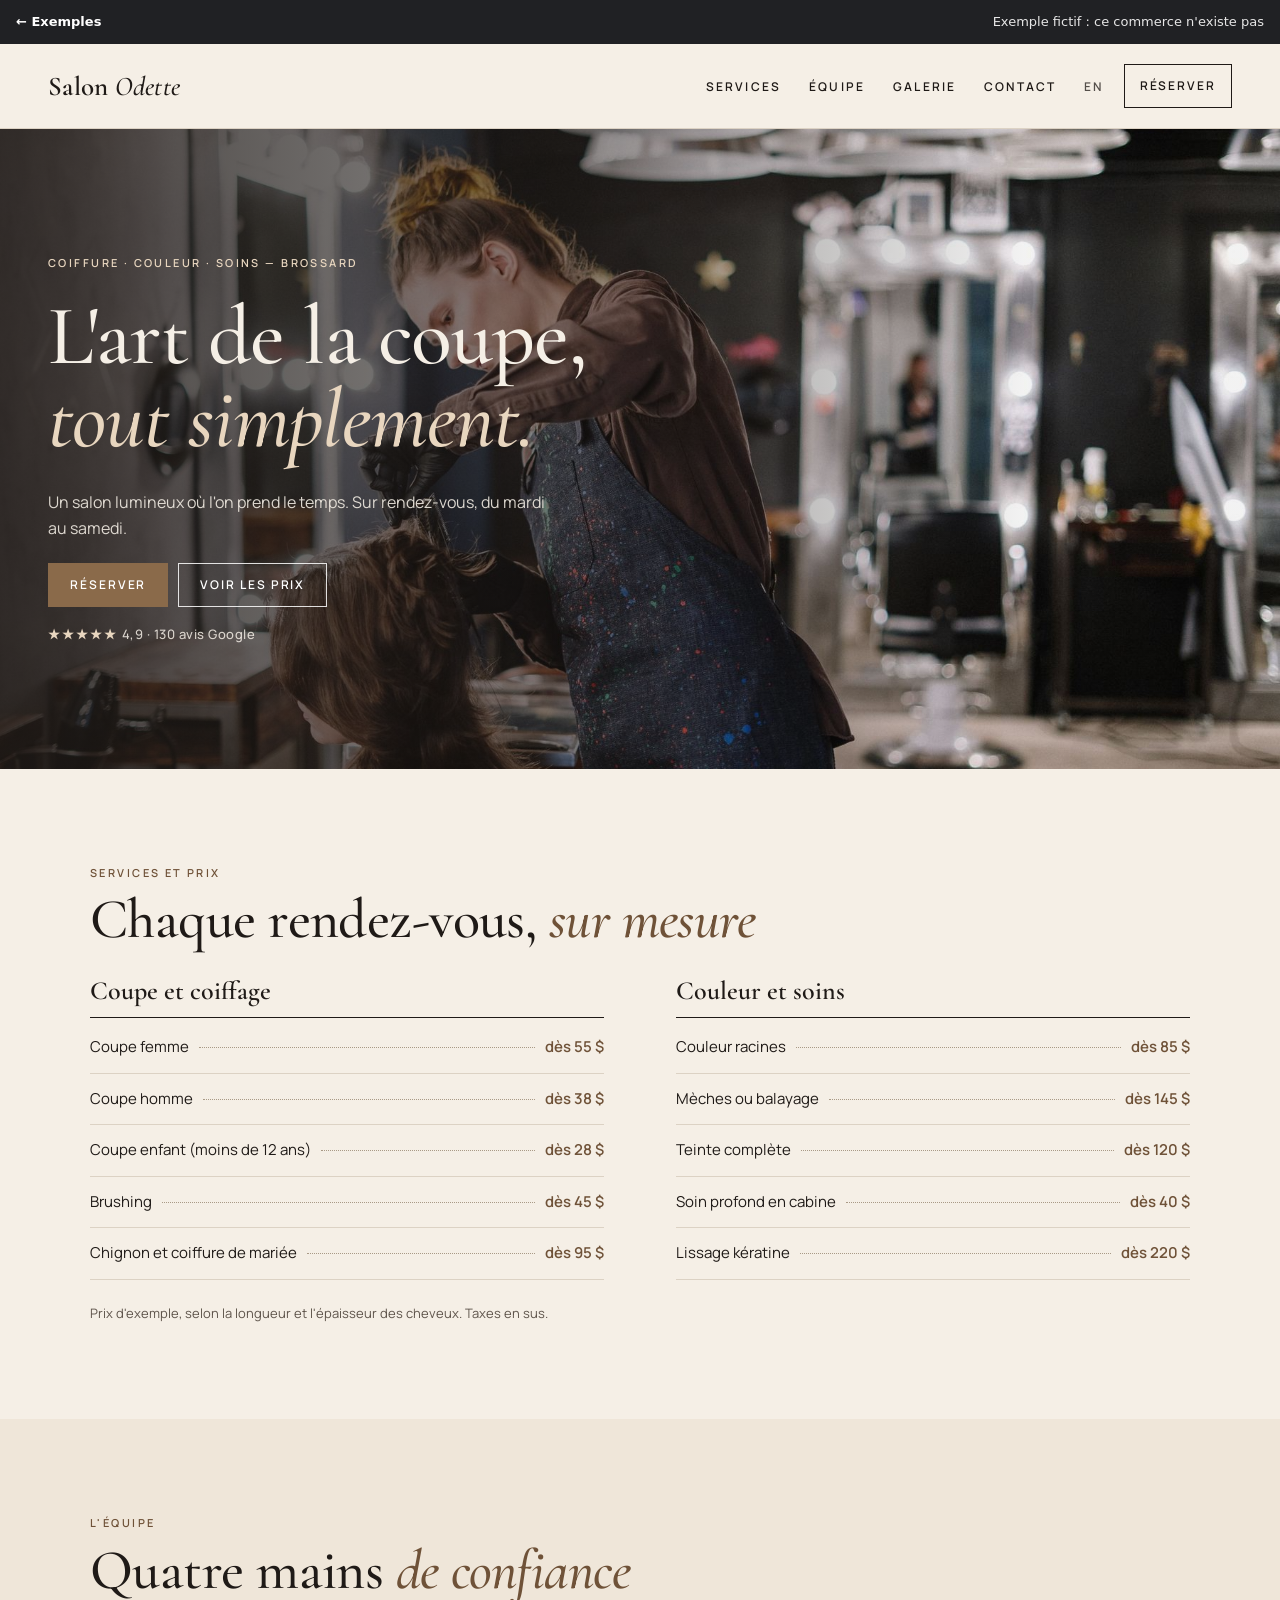
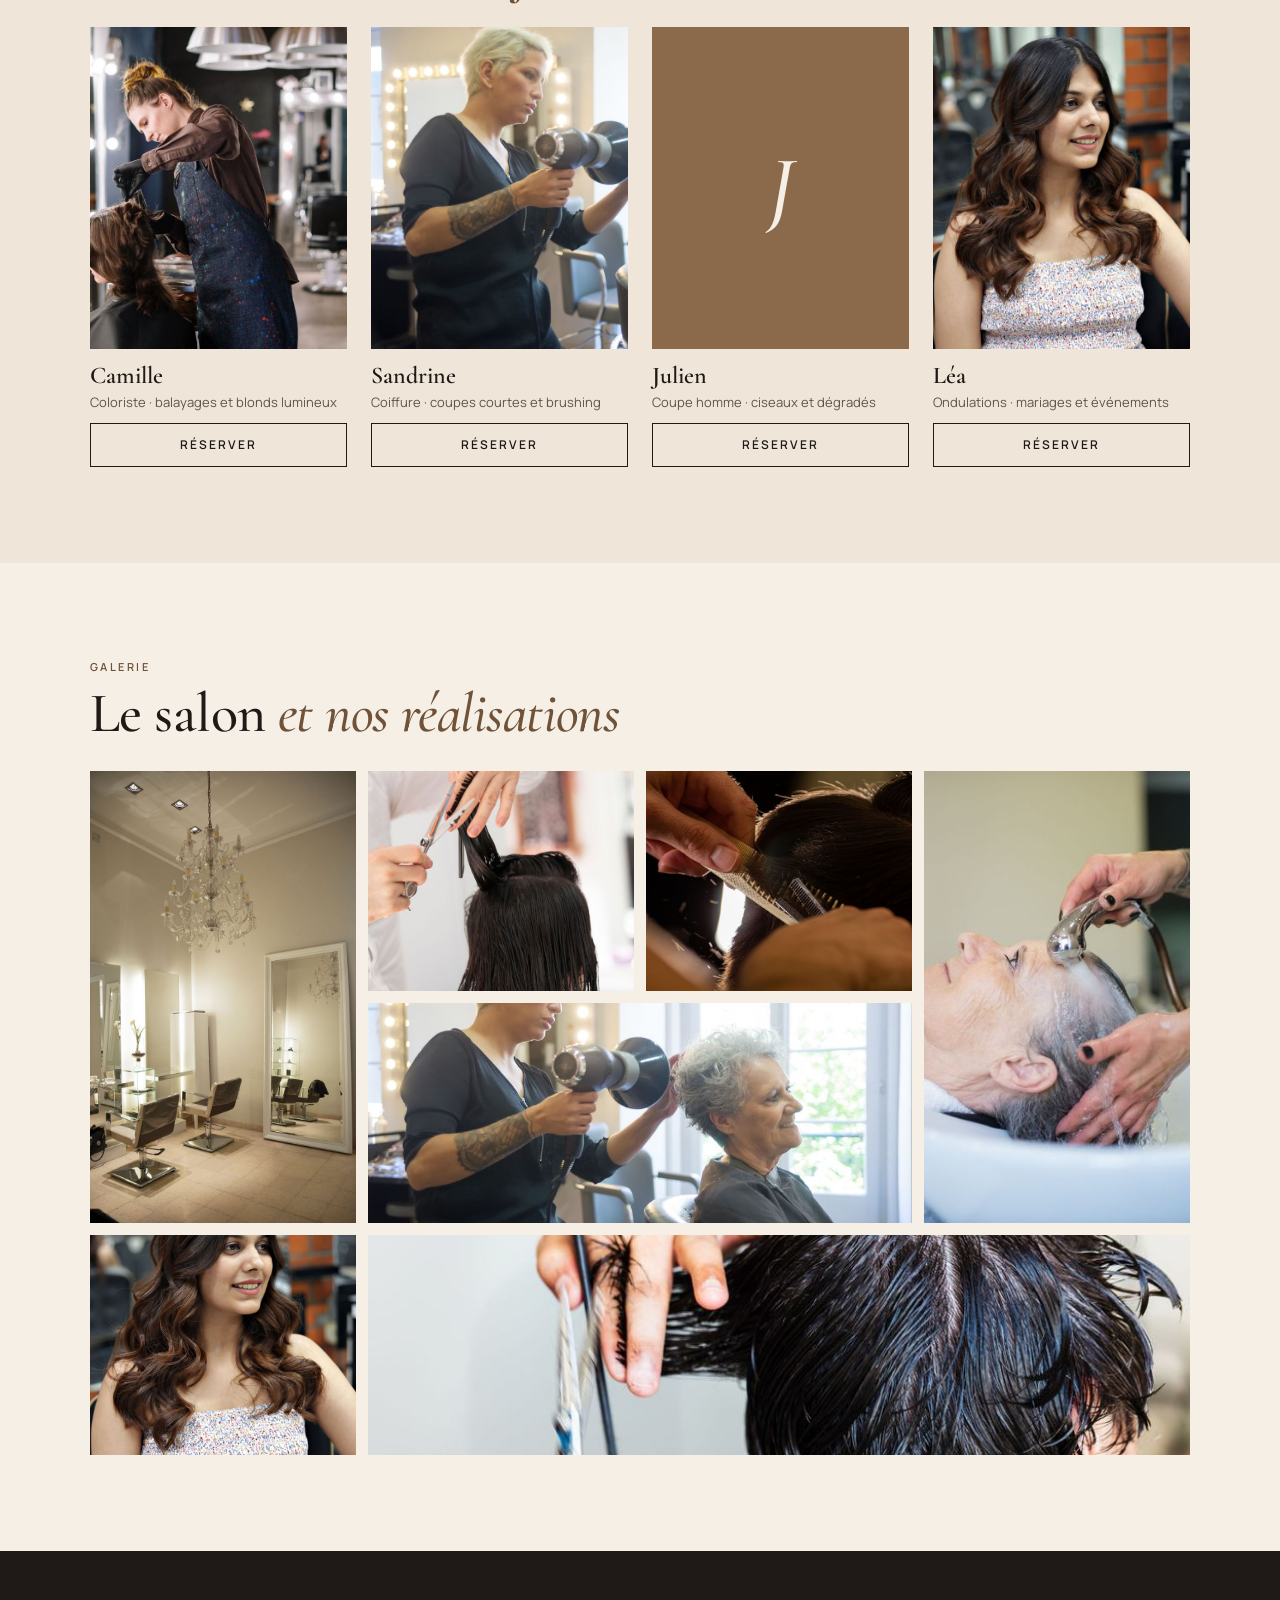
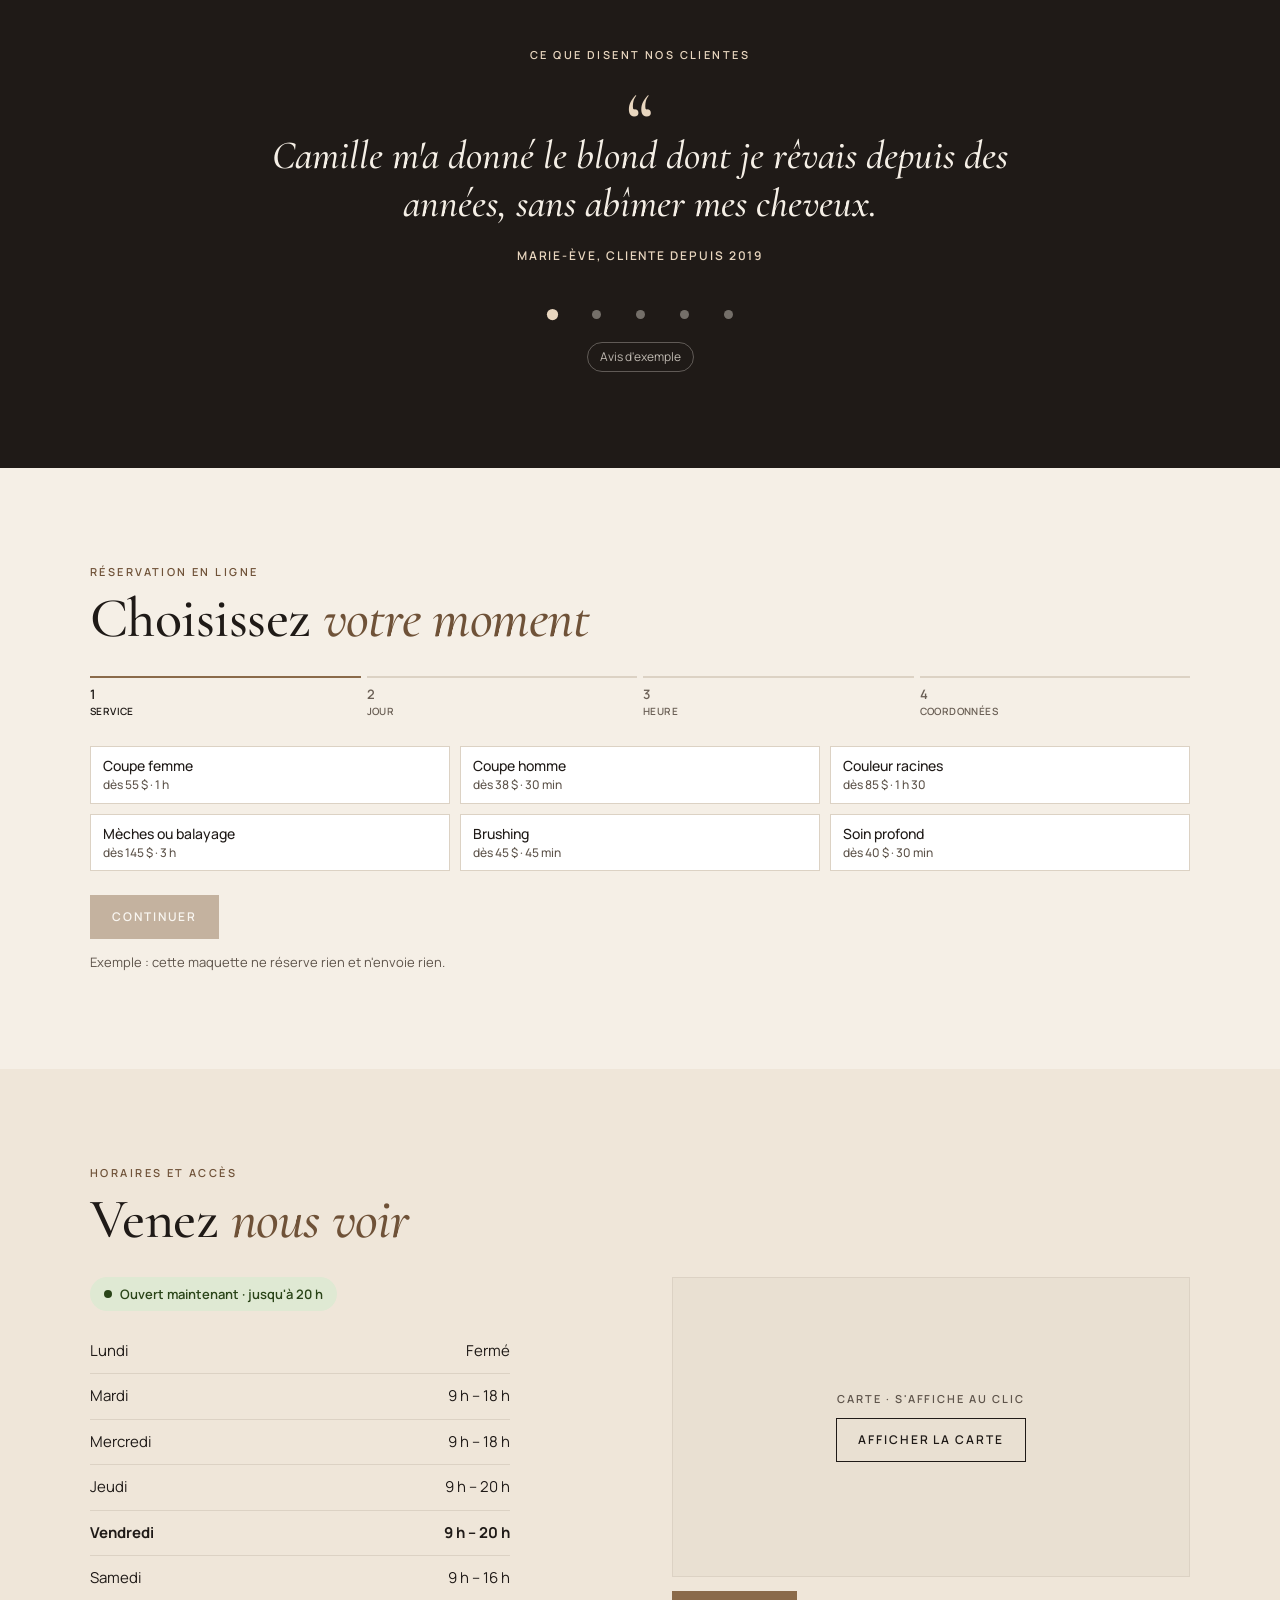
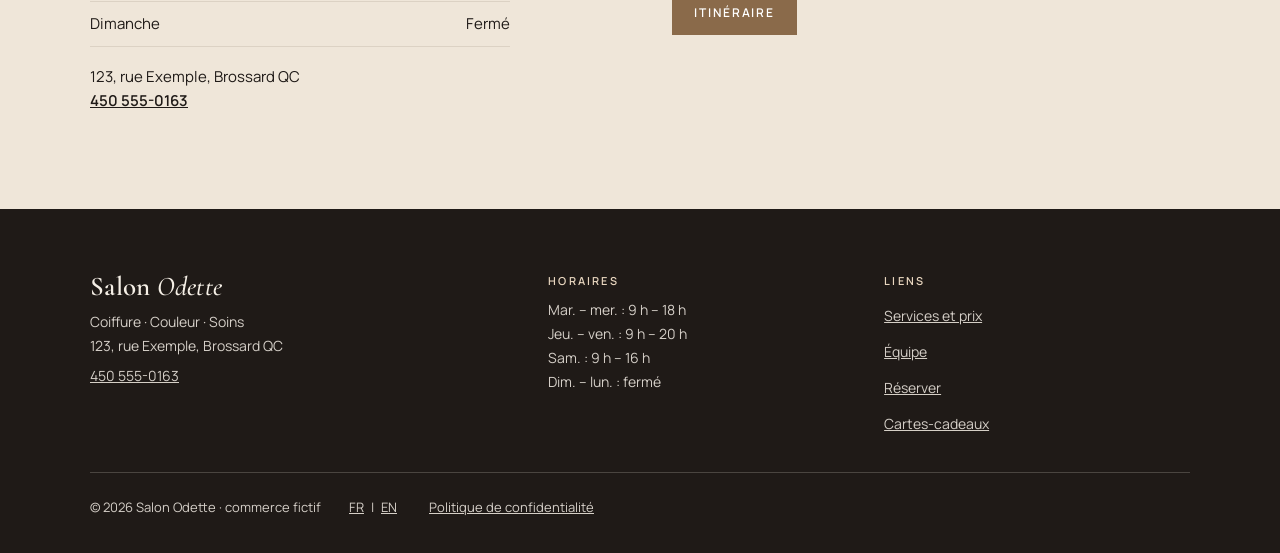
<file: modeles/coiffeur.html>
<!doctype html>
<html lang="fr">
<head>
<meta charset="utf-8">
<meta name="viewport" content="width=device-width, initial-scale=1">
<meta name="robots" content="noindex,nofollow">
<title>Salon Odette · Coiffure à Brossard (exemple)</title>
<meta name="description" content="Exemple de site pour un salon de coiffure. Commerce fictif.">
<style>
@font-face{font-family:"Cormorant Garamond";src:url(../fonts/cormorant-garamond-latin-500-normal.woff2) format("woff2");font-weight:500;font-display:swap}
@font-face{font-family:"Cormorant Garamond";src:url(../fonts/cormorant-garamond-latin-500-italic.woff2) format("woff2");font-weight:500;font-style:italic;font-display:swap}
@font-face{font-family:"Cormorant Garamond";src:url(../fonts/cormorant-garamond-latin-600-normal.woff2) format("woff2");font-weight:600;font-display:swap}
@font-face{font-family:"Manrope";src:url(../fonts/manrope-latin-wght-normal.woff2) format("woff2");font-weight:200 800;font-display:swap}

*{box-sizing:border-box;margin:0}
html{scroll-behavior:smooth}
body{background:#f5efe6;font:16px/1.5 system-ui,sans-serif}
img{max-width:100%}

/* Barre de la trousse (hors site) */
.trousse{display:flex;flex-wrap:wrap;justify-content:space-between;align-items:center;gap:0 16px;background:#202124;color:#e6e6e6;font:500 13px/1.3 system-ui,-apple-system,"Segoe UI",sans-serif;padding:0 16px}
.trousse a{color:#fff;text-decoration:none;display:inline-flex;align-items:center;min-height:44px;font-weight:600}
.trousse a:hover{text-decoration:underline}

.site{container-type:inline-size}
a{color:inherit}
.photo-anim{animation:pose 2s cubic-bezier(.2,.7,.2,1) both}
@keyframes pose{from{transform:scale(1.08)}to{transform:scale(1)}}
.titre-anim span{display:inline-block;opacity:0;transform:translateY(.35em);animation:mot .8s cubic-bezier(.2,.7,.2,1) forwards;animation-delay:calc(var(--i,0) * 75ms + 200ms)}
@keyframes mot{to{opacity:1;transform:none}}
.anim-fin .titre-anim span{opacity:1;transform:none;animation:none}
.js .rv{opacity:0;transform:translateY(16px);transition:opacity .7s ease,transform .7s cubic-bezier(.2,.7,.2,1)}
.js .rv.in{opacity:1;transform:none}
@media (prefers-reduced-motion:reduce){.titre-anim span{opacity:1;transform:none;animation:none}.photo-anim{animation:none}.js .rv{opacity:1;transform:none;transition:none}html{scroll-behavior:auto}}

/* ===== Salon (planche de style, à l'identique) ===== */
.d-salon{--creme:#f5efe6;--encre:#1f1a17;--bronze:#8a6a4a;--bronze-fonce:#6f5238;--bronze-clair:#e8d6bf;--ligne:#dcd2c4;font-family:"Manrope",sans-serif;color:var(--encre);background:var(--creme)}
.sa-entete{display:flex;align-items:center;gap:20px;padding:16px 20px;border-bottom:1px solid var(--ligne)}
.sa-logo{font:600 27px/1 "Cormorant Garamond",serif;letter-spacing:.01em;text-decoration:none}
.sa-logo i{font-weight:500}
.sa-nav{display:none;gap:28px;margin-left:auto;font:600 12px "Manrope",sans-serif;letter-spacing:.18em;text-transform:uppercase}
.sa-nav a{text-decoration:none;display:inline-flex;align-items:center;min-height:44px}
.sa-btn{display:inline-flex;justify-content:center;align-items:center;min-height:44px;background:var(--bronze);color:#fff;font:600 12px/1 "Manrope",sans-serif;letter-spacing:.16em;text-transform:uppercase;padding:15px 22px;border:0;cursor:pointer;text-decoration:none}
.sa-btn.contour{background:transparent;color:var(--encre);box-shadow:inset 0 0 0 1px var(--encre)}
.sa-btn.clair{background:transparent;color:#fff;box-shadow:inset 0 0 0 1px rgba(255,255,255,.85)}
.sa-entete .sa-btn{margin-left:auto;padding:12px 16px}
.sa-hero{position:relative;overflow:hidden;min-height:680px}
.sa-photo{position:absolute;inset:0;width:100%;height:100%;object-fit:cover;object-position:40% 30%}
.sa-voile{position:absolute;inset:0;background:linear-gradient(0deg,rgba(31,26,23,.9) 0%,rgba(31,26,23,.45) 48%,rgba(31,26,23,.08) 100%)}
.sa-contenu{position:absolute;left:0;right:0;bottom:0;padding:28px 20px 32px;color:var(--creme);max-width:680px}
.sa-sur{font:600 11px "Manrope",sans-serif;letter-spacing:.22em;text-transform:uppercase;color:var(--bronze-clair)}
.d-salon h1{font:500 12.5cqi/.98 "Cormorant Garamond",serif;letter-spacing:-.01em;margin:.3em 0 .35em}
.d-salon h1 em{font-style:italic;color:var(--bronze-clair)}
.sa-sous{font-size:16px;line-height:1.6;color:rgba(245,239,230,.88);max-width:32em}
.sa-actions{display:flex;flex-wrap:wrap;gap:10px;margin-top:22px}
.sa-note{margin-top:18px;font:500 13px "Manrope",sans-serif;letter-spacing:.04em;color:rgba(245,239,230,.85)}
.sa-note b{color:var(--bronze-clair);letter-spacing:2px;font-weight:600}

/* ===== Sections ===== */
.sa-sec{padding:64px 20px}
.sa-in{max-width:1100px;margin:0 auto}
.sa-eyebrow{font:600 11px "Manrope",sans-serif;letter-spacing:.22em;text-transform:uppercase;color:var(--bronze-fonce)}
.sa-t{font:500 clamp(36px,9.5cqi,56px)/1.03 "Cormorant Garamond",serif;letter-spacing:-.01em;margin:.2em 0 .5em}
.sa-t em{font-style:italic;color:var(--bronze-fonce)}
.sa-alt{background:#efe6d9}
.sa-prix{display:grid;gap:40px}
.sa-prix h3{font:600 26px/1.1 "Cormorant Garamond",serif;padding-bottom:12px;border-bottom:1px solid var(--encre);margin-bottom:4px}
.sa-prix ul{list-style:none;padding:0}
.sa-prix li{display:flex;align-items:baseline;gap:10px;padding:14px 0;border-bottom:1px solid var(--ligne);font-size:15px}
.sa-prix .pts{flex:1;border-bottom:1px dotted #a99a86;transform:translateY(-4px);min-width:12px}
.sa-prix b{font-weight:600;color:var(--bronze-fonce);white-space:nowrap}
.sa-pied-prix{margin-top:24px;font-size:13px;color:#5e544b}
.sa-equipe{display:grid;grid-template-columns:repeat(2,minmax(0,1fr));gap:24px 14px}
.sa-membre img{display:block;width:100%;aspect-ratio:4/5;object-fit:cover;margin-bottom:14px}
.sa-mono{display:grid;place-items:center;width:100%;aspect-ratio:4/5;margin-bottom:14px;background:#8a6a4a;color:#f5efe6;font:italic 500 88px/1 "Cormorant Garamond",serif}
.sa-membre h3{font:600 24px/1.1 "Cormorant Garamond",serif}
.sa-membre p{font-size:13px;color:#5e544b;margin:4px 0 12px;line-height:1.4}
.sa-membre .sa-btn{width:100%;padding:13px 10px}
.sa-mosaique{display:grid;grid-template-columns:repeat(2,minmax(0,1fr));grid-auto-rows:150px;gap:8px}
.sa-mosaique img{width:100%;height:100%;object-fit:cover;display:block}
.sa-mosaique .h2{grid-row:span 2}.sa-mosaique .w2{grid-column:span 2}
.sa-avis{background:var(--encre);color:var(--creme);text-align:center}
.sa-avis .sa-eyebrow{color:var(--bronze-clair)}
.sa-cit{min-height:16em;display:grid;align-content:center;margin:14px auto 8px;max-width:820px;transition:opacity .45s ease}
.sa-cit.fond{opacity:0}
.sa-cit::before{content:"\201C";font:500 80px/.6 "Cormorant Garamond",serif;color:var(--bronze-clair);display:block;height:34px}
.sa-cit blockquote{font:500 italic clamp(25px,7cqi,40px)/1.2 "Cormorant Garamond",serif}
.sa-cit cite{display:block;margin-top:20px;font:600 12px "Manrope",sans-serif;font-style:normal;letter-spacing:.16em;text-transform:uppercase;color:var(--bronze-clair)}
.sa-pts{display:flex;justify-content:center}
.sa-pts button{width:44px;height:44px;background:none;border:0;cursor:pointer;display:grid;place-items:center}
.sa-pts button::before{content:"";width:9px;height:9px;border-radius:50%;background:rgba(245,239,230,.4)}
.sa-pts button[aria-current=true]::before{background:var(--bronze-clair);transform:scale(1.25)}
.sa-etiq{display:inline-block;margin-top:6px;font-size:12px;color:rgba(245,239,230,.75);border:1px solid rgba(245,239,230,.3);padding:5px 12px;border-radius:99px}
/* réservation */
.sa-etapes{display:grid;grid-template-columns:repeat(4,minmax(0,1fr));gap:6px;list-style:none;padding:0;margin:0 0 28px;counter-reset:e}
.sa-etapes li{counter-increment:e;border-top:2px solid var(--ligne);padding-top:8px;font:600 10px/1.3 "Manrope",sans-serif;letter-spacing:.04em;text-transform:uppercase;color:#6a5f55}
.sa-etapes li::before{content:counter(e);display:block;font-size:13px;margin-bottom:2px}
.sa-etapes li.actif{border-color:var(--bronze);color:var(--encre)}
.sa-etapes li.fait{border-color:var(--bronze);color:var(--bronze-fonce)}
.sa-pas[hidden]{display:none}
.sa-choix{display:grid;grid-template-columns:repeat(2,minmax(0,1fr));gap:10px}
.sa-choix button{min-height:56px;padding:10px 12px;border:1px solid var(--ligne);background:#fff;font:500 14px/1.3 "Manrope",sans-serif;color:var(--encre);cursor:pointer;text-align:left;display:grid;gap:2px;align-content:center}
.sa-choix button small{color:#5e544b;font-size:12px}
.sa-choix button[aria-pressed=true]{border-color:var(--bronze);box-shadow:inset 0 0 0 1.5px var(--bronze);background:#fbf6ee}
.sa-form{display:grid;gap:14px;max-width:460px}
.sa-form label{font:600 12px "Manrope",sans-serif;letter-spacing:.08em;text-transform:uppercase;color:#5e544b}
.sa-form input{display:block;width:100%;margin-top:6px;height:48px;border:1px solid #bfb2a1;background:#fff;padding:0 12px;font:500 16px "Manrope",sans-serif;color:var(--encre)}
.sa-recap{font-size:14px;color:#5e544b;margin-bottom:16px}
.sa-nav-pas{display:flex;flex-wrap:wrap;gap:10px;margin-top:24px;align-items:center}
.sa-btn[hidden]{display:none}
.sa-btn[disabled]{opacity:.45;cursor:not-allowed}
.sa-mini{font-size:13px;color:#5e544b;margin-top:14px}
/* horaires + carte */
.sa-infos{display:grid;gap:32px}
.sa-statut{display:inline-flex;align-items:center;gap:8px;font:600 13px "Manrope",sans-serif;padding:8px 14px;border-radius:99px;background:#dfe9d3;color:#2a4418;margin-bottom:18px}
.sa-statut::before{content:"";width:8px;height:8px;border-radius:50%;background:currentColor}
.sa-statut.ferme{background:#f3e1dc;color:#7a2c1c}
.sa-hor{list-style:none;padding:0;max-width:420px}
.sa-hor li{display:flex;justify-content:space-between;gap:12px;padding:11px 0;border-bottom:1px solid var(--ligne);font-size:15px}
.sa-hor li.auj{font-weight:700}
.sa-adr{margin-top:18px;font-size:15px;line-height:1.6}
.sa-adr a{font-weight:600}
.sa-carte{position:relative;min-height:300px;border:1px solid var(--ligne);background:#e9e0d2;overflow:hidden;display:grid;place-items:center;text-align:center;padding:20px}
.sa-carte-in{display:grid;gap:12px;justify-items:center}
.sa-carte small{font:600 11px "Manrope",sans-serif;letter-spacing:.18em;text-transform:uppercase;color:#5e544b}
.sa-carte svg{position:absolute;inset:0;width:100%;height:100%;display:none}
.sa-carte.on svg{display:block}.sa-carte.on .sa-carte-in{display:none}
.sa-carte-pied{position:absolute;left:0;right:0;bottom:0;background:rgba(245,239,230,.94);padding:12px 16px;font-size:14px;text-align:left;display:none;gap:4px}
.sa-carte.on .sa-carte-pied{display:grid}
.sa-carte-btns{display:flex;flex-wrap:wrap;gap:10px;margin-top:14px}
/* pied */
.sa-pied{background:var(--encre);color:rgba(245,239,230,.85);padding:56px 20px 24px;font-size:14px;line-height:1.7}
.sa-pied-grille{display:grid;gap:30px;max-width:1100px;margin:0 auto}
.sa-pied .sa-logo{color:var(--creme);display:inline-block;margin-bottom:10px}
.sa-pied h4{font:600 11px "Manrope",sans-serif;letter-spacing:.2em;text-transform:uppercase;color:var(--bronze-clair);margin-bottom:10px}
.sa-pied ul{list-style:none;padding:0}
.sa-pied li a,.sa-pied p a{display:inline-flex;align-items:center;min-height:36px}
.sa-pied a{color:inherit}
.sa-legal{max-width:1100px;margin:30px auto 0;padding-top:12px;border-top:1px solid rgba(245,239,230,.2);display:flex;flex-wrap:wrap;align-items:center;gap:0 24px;font-size:13px}
.sa-legal a{display:inline-flex;align-items:center;min-height:44px;padding:0 4px}
/* barre mobile + toast */
.sa-barre{display:none}
.toast{position:fixed;left:50%;bottom:84px;transform:translate(-50%,20px);background:#1f1a17;color:#fff;font:600 14px/1.35 "Manrope",system-ui,sans-serif;padding:14px 18px;border-radius:10px;max-width:calc(100vw - 32px);opacity:0;pointer-events:none;transition:opacity .25s,transform .25s;z-index:60;text-align:center;box-shadow:0 6px 24px rgba(0,0,0,.3)}
.toast.on{opacity:1;transform:translate(-50%,0)}
@container (max-width:699px){
  .sa-barre{display:grid;grid-template-columns:1fr 1fr;position:fixed;left:0;right:0;bottom:0;z-index:50;background:var(--creme);border-top:1px solid var(--ligne);padding:8px 12px calc(8px + env(safe-area-inset-bottom));gap:8px}
  .sa-barre .sa-btn{min-height:48px}
  .sa-pied{padding-bottom:96px}
}
@container (min-width:700px){
  .sa-entete{padding:20px 48px}
  .sa-nav{display:flex}.sa-entete .sa-btn{margin-left:0}
  .sa-hero{min-height:640px}
  .sa-voile{background:linear-gradient(90deg,rgba(31,26,23,.85) 0%,rgba(31,26,23,.5) 45%,rgba(31,26,23,.05) 80%)}
  .sa-contenu{top:0;display:flex;flex-direction:column;justify-content:center;padding:56px 48px}
  .d-salon h1{font-size:6.6cqi}
  .sa-sec{padding:96px 48px}
  .sa-prix{grid-template-columns:1fr 1fr;gap:72px}
  .sa-equipe{grid-template-columns:repeat(4,minmax(0,1fr));gap:24px}
  .sa-mosaique{grid-template-columns:repeat(4,minmax(0,1fr));grid-auto-rows:220px;gap:12px}
  .sa-mosaique .d1{grid-column:span 1;grid-row:span 2}.sa-mosaique .b1{grid-row:span 1}.sa-mosaique .b3{grid-row:span 1;grid-column:span 3}
  .sa-choix{grid-template-columns:repeat(3,minmax(0,1fr))}
  .sa-infos{grid-template-columns:1fr 1fr;gap:64px}
  .sa-pied-grille{grid-template-columns:1.4fr 1fr 1fr}
  .sa-cit{min-height:13em}
  .sa-pied{padding:64px 48px 24px}
}
</style>
</head>
<body>
<div class="trousse"><a href="../exemples.html">← Exemples</a><span>Exemple fictif : ce commerce n'existe pas</span></div>

<div class="site">
<div class="d-salon">
  <header class="sa-entete"><a class="sa-logo" href="#haut">Salon <i>Odette</i></a><nav class="sa-nav" aria-label="Navigation"><a href="#services">Services</a><a href="#equipe">Équipe</a><a href="#galerie">Galerie</a><a href="#contact">Contact</a><a href="#" data-demo="Exemple : la version anglaise n'est pas incluse." style="opacity:.75">EN</a></nav><a class="sa-btn contour" href="#reserver">Réserver</a></header>

  <section class="sa-hero" id="haut">
    <img class="sa-photo photo-anim" src="img/salon-hero.jpg" alt="Coloriste au travail devant des miroirs lumineux">
    <div class="sa-voile"></div>
    <div class="sa-contenu">
      <p class="sa-sur">Coiffure · Couleur · Soins — Brossard</p>
      <h1 class="titre-anim"><span>L'art</span> <span>de</span> <span>la</span> <span>coupe,</span> <em><span>tout</span> <span>simplement.</span></em></h1>
      <p class="sa-sous">Un salon lumineux où l'on prend le temps. Sur rendez-vous, du mardi au samedi.</p>
      <div class="sa-actions"><a class="sa-btn" href="#reserver">Réserver</a><a class="sa-btn clair" href="#services">Voir les prix</a></div>
      <p class="sa-note"><b>★★★★★</b> 4,9 · 130 avis Google</p>
    </div>
  </section>

  <section class="sa-sec rv" id="services"><div class="sa-in">
    <p class="sa-eyebrow">Services et prix</p>
    <h2 class="sa-t">Chaque rendez-vous, <em>sur mesure</em></h2>
    <div class="sa-prix">
      <div><h3>Coupe et coiffage</h3><ul>
        <li><span>Coupe femme</span><i class="pts"></i><b>dès 55 $</b></li>
        <li><span>Coupe homme</span><i class="pts"></i><b>dès 38 $</b></li>
        <li><span>Coupe enfant (moins de 12 ans)</span><i class="pts"></i><b>dès 28 $</b></li>
        <li><span>Brushing</span><i class="pts"></i><b>dès 45 $</b></li>
        <li><span>Chignon et coiffure de mariée</span><i class="pts"></i><b>dès 95 $</b></li>
      </ul></div>
      <div><h3>Couleur et soins</h3><ul>
        <li><span>Couleur racines</span><i class="pts"></i><b>dès 85 $</b></li>
        <li><span>Mèches ou balayage</span><i class="pts"></i><b>dès 145 $</b></li>
        <li><span>Teinte complète</span><i class="pts"></i><b>dès 120 $</b></li>
        <li><span>Soin profond en cabine</span><i class="pts"></i><b>dès 40 $</b></li>
        <li><span>Lissage kératine</span><i class="pts"></i><b>dès 220 $</b></li>
      </ul></div>
    </div>
    <p class="sa-pied-prix">Prix d'exemple, selon la longueur et l'épaisseur des cheveux. Taxes en sus.</p>
  </div></section>

  <section class="sa-sec sa-alt rv" id="equipe"><div class="sa-in">
    <p class="sa-eyebrow">L'équipe</p>
    <h2 class="sa-t">Quatre mains <em>de confiance</em></h2>
    <div class="sa-equipe">
      <article class="sa-membre"><img src="img/equipe-1.jpg" alt="Camille, coloriste, au travail devant les miroirs" loading="lazy"><h3>Camille</h3><p>Coloriste · balayages et blonds lumineux</p><a class="sa-btn contour" href="#reserver">Réserver</a></article>
      <article class="sa-membre"><img src="img/equipe-2.jpg" alt="Sandrine, coiffeuse, avec un séchoir" loading="lazy"><h3>Sandrine</h3><p>Coiffure · coupes courtes et brushing</p><a class="sa-btn contour" href="#reserver">Réserver</a></article>
      <article class="sa-membre"><div class="sa-mono" aria-hidden="true">J</div><h3>Julien</h3><p>Coupe homme · ciseaux et dégradés</p><a class="sa-btn contour" href="#reserver">Réserver</a></article>
      <article class="sa-membre"><img src="img/equipe-4.jpg" alt="Léa, spécialiste des coiffures de mariée" loading="lazy"><h3>Léa</h3><p>Ondulations · mariages et événements</p><a class="sa-btn contour" href="#reserver">Réserver</a></article>
    </div>
  </div></section>

  <section class="sa-sec rv" id="galerie"><div class="sa-in">
    <p class="sa-eyebrow">Galerie</p>
    <h2 class="sa-t">Le salon <em>et nos réalisations</em></h2>
    <div class="sa-mosaique">
      <img class="h2" src="img/salon-g1.jpg" alt="Le salon : miroirs, lustre et lumière naturelle" loading="lazy">
      <img src="img/salon-g2.jpg" alt="Coupe aux ciseaux sur cheveux mi-longs" loading="lazy">
      <img src="img/salon-g3.jpg" alt="Peigne et ciseaux sur cheveux foncés" loading="lazy">
      <img class="w2 d1" src="img/salon-g4.jpg" alt="Shampoing et soin au bac" loading="lazy" style="object-position:50% 40%">
      <img class="w2" src="img/salon-g5.jpg" alt="Brushing avec séchoir près d'une grande fenêtre" loading="lazy">
      <img class="h2 b1" src="img/salon-g6.jpg" alt="Cliente souriante aux longues ondulations brunes" loading="lazy">
      <img class="h2 b3" src="img/salon-g7.jpg" alt="Coupe courte aux ciseaux" loading="lazy">
    </div>
  </div></section>

  <section class="sa-sec sa-avis rv" aria-label="Avis des clientes"><div class="sa-in">
    <p class="sa-eyebrow">Ce que disent nos clientes</p>
    <div class="sa-cit" id="cit"><blockquote></blockquote><cite></cite></div>
    <div class="sa-pts" id="pts"></div>
    <span class="sa-etiq">Avis d'exemple</span>
  </div></section>

  <section class="sa-sec rv" id="reserver"><div class="sa-in">
    <p class="sa-eyebrow">Réservation en ligne</p>
    <h2 class="sa-t">Choisissez <em>votre moment</em></h2>
    <ol class="sa-etapes" id="etapes"><li>Service</li><li>Jour</li><li>Heure</li><li>Coordonnées</li></ol>
    <div class="sa-pas"><div class="sa-choix" data-choix="service">
      <button type="button">Coupe femme<small>dès 55 $ · 1 h</small></button>
      <button type="button">Coupe homme<small>dès 38 $ · 30 min</small></button>
      <button type="button">Couleur racines<small>dès 85 $ · 1 h 30</small></button>
      <button type="button">Mèches ou balayage<small>dès 145 $ · 3 h</small></button>
      <button type="button">Brushing<small>dès 45 $ · 45 min</small></button>
      <button type="button">Soin profond<small>dès 40 $ · 30 min</small></button>
    </div></div>
    <div class="sa-pas" hidden><div class="sa-choix" data-choix="jour"></div></div>
    <div class="sa-pas" hidden><div class="sa-choix" data-choix="heure"></div></div>
    <div class="sa-pas" hidden>
      <p class="sa-recap" id="recap"></p>
      <form class="sa-form" onsubmit="return false">
        <label>Nom<input autocomplete="name" placeholder="Votre nom"></label>
        <label>Téléphone<input inputmode="tel" autocomplete="tel" placeholder="450 555-0100"></label>
        <label>Courriel<input type="email" autocomplete="email" placeholder="vous@exemple.com"></label>
      </form>
    </div>
    <div class="sa-nav-pas"><button class="sa-btn contour" type="button" id="retour" hidden>Retour</button><button class="sa-btn" type="button" id="suite" disabled>Continuer</button></div>
    <p class="sa-mini">Exemple : cette maquette ne réserve rien et n'envoie rien.</p>
  </div></section>

  <section class="sa-sec sa-alt rv" id="contact"><div class="sa-in">
    <p class="sa-eyebrow">Horaires et accès</p>
    <h2 class="sa-t">Venez <em>nous voir</em></h2>
    <div class="sa-infos">
      <div>
        <p class="sa-statut" data-statut></p>
        <ul class="sa-hor" data-horaires></ul>
        <p class="sa-adr">123, rue Exemple, Brossard QC<br><a href="tel:+14505550163">450 555-0163</a></p>
      </div>
      <div>
        <div class="sa-carte" id="carte">
          <div class="sa-carte-in"><small>Carte · s'affiche au clic</small><button class="sa-btn contour" type="button" id="carteBtn">Afficher la carte</button></div>
          <svg viewBox="0 0 400 300" preserveAspectRatio="xMidYMid slice" aria-hidden="true"><rect width="400" height="300" fill="#e9e0d2"/><g stroke="#fff" stroke-width="10" fill="none"><path d="M0 90H400M0 210H400M110 0V300M290 0V300"/></g><g stroke="#fff" stroke-width="4" fill="none"><path d="M0 150H400M200 0V300M0 40H400M0 260H400"/></g><rect x="215" y="100" width="60" height="40" fill="#d6c9b6"/><path d="M200 90c-12 0-21 9-21 21 0 16 21 38 21 38s21-22 21-38c0-12-9-21-21-21z" fill="#8a6a4a"/><circle cx="200" cy="111" r="7" fill="#fff"/></svg>
          <div class="sa-carte-pied"><b>Salon Odette</b><span>123, rue Exemple, Brossard QC · carte illustrée</span></div>
        </div>
        <div class="sa-carte-btns"><button class="sa-btn" type="button" data-demo="Exemple : l'itinéraire s'ouvrirait dans l'application de cartes du téléphone.">Itinéraire</button></div>
      </div>
    </div>
  </div></section>

  <footer class="sa-pied">
    <div class="sa-pied-grille">
      <div><a class="sa-logo" href="#haut">Salon <i>Odette</i></a><p>Coiffure · Couleur · Soins<br>123, rue Exemple, Brossard QC<br><a href="tel:+14505550163">450 555-0163</a></p></div>
      <div><h4>Horaires</h4><p>Mar. – mer. : 9 h – 18 h<br>Jeu. – ven. : 9 h – 20 h<br>Sam. : 9 h – 16 h<br>Dim. – lun. : fermé</p></div>
      <div><h4>Liens</h4><ul><li><a href="#services">Services et prix</a></li><li><a href="#equipe">Équipe</a></li><li><a href="#reserver">Réserver</a></li><li><a href="#" data-demo="Exemple : les cartes-cadeaux ne sont pas incluses.">Cartes-cadeaux</a></li></ul></div>
    </div>
    <div class="sa-legal"><span>© 2026 Salon Odette · commerce fictif</span><span><a href="#haut">FR</a> | <a href="#" data-demo="Exemple : la version anglaise n'est pas incluse.">EN</a></span><a href="#" data-demo="Exemple : la politique de confidentialité serait rédigée pour le vrai commerce.">Politique de confidentialité</a></div>
  </footer>

  <div class="sa-barre"><a class="sa-btn contour" href="tel:+14505550163">Appeler</a><a class="sa-btn" href="#reserver">Réserver</a></div>
</div>
<div class="toast" id="toast" role="status" aria-live="polite"></div>
</div>

<script>
document.documentElement.classList.add('js');
var REDUIT = matchMedia('(prefers-reduced-motion:reduce)').matches;
var JOURS = ['dimanche','lundi','mardi','mercredi','jeudi','vendredi','samedi'];
// Heures d'ouverture par jour (0 = dimanche) : [ouverture, fermeture]
var HORAIRES = [null,null,[9,18],[9,18],[9,20],[9,20],[9,16]];
function h(x){return x%1 ? Math.floor(x)+' h '+String(Math.round(x%1*60)).padStart(2,'0') : x+' h';}
function statut(m){
  var d=m.getDay(),t=m.getHours()+m.getMinutes()/60,p=HORAIRES[d];
  if(p&&t>=p[0]&&t<p[1])return {ouvert:true,txt:"Ouvert maintenant · jusqu'à "+h(p[1])};
  for(var i=0;i<=7;i++){var j=(d+i)%7,q=HORAIRES[j];
    if(q&&(i>0||t<q[0]))return {ouvert:false,txt:'Fermé · ouvre '+(i===0?"aujourd'hui":i===1?'demain':JOURS[j])+' à '+h(q[0])};}
  return {ouvert:false,txt:'Fermé'};
}
(function(){
  var s=statut(new Date()),el=document.querySelector('[data-statut]');
  el.textContent=s.txt;el.classList.toggle('ferme',!s.ouvert);
  var ul=document.querySelector('[data-horaires]'),auj=new Date().getDay();
  [1,2,3,4,5,6,0].forEach(function(j){var li=document.createElement('li');if(j===auj)li.className='auj';
    li.innerHTML='<span>'+JOURS[j][0].toUpperCase()+JOURS[j].slice(1)+'</span><span>'+(HORAIRES[j]?h(HORAIRES[j][0])+' – '+h(HORAIRES[j][1]):'Fermé')+'</span>';ul.appendChild(li);});
})();
document.querySelectorAll('.titre-anim span').forEach(function(m,i){m.style.setProperty('--i',i);});setTimeout(function(){document.documentElement.classList.add('anim-fin')},2600);
// apparition douce au défilement
var rv=document.querySelectorAll('.rv');
if('IntersectionObserver' in window&&!REDUIT){
  var io=new IntersectionObserver(function(es){es.forEach(function(e){if(e.isIntersecting){e.target.classList.add('in');io.unobserve(e.target);}});},{threshold:.06});
  rv.forEach(function(e){io.observe(e);});
}else rv.forEach(function(e){e.classList.add('in');});
// message « exemple »
var toast=document.getElementById('toast'),tt;
function dire(m){toast.textContent=m;toast.classList.add('on');clearTimeout(tt);tt=setTimeout(function(){toast.classList.remove('on');},3200);}
document.addEventListener('click',function(e){var d=e.target.closest('[data-demo]');if(d){e.preventDefault();dire(d.dataset.demo);}});
// avis : change toutes les 6 s (fixe si animations réduites)
var AVIS=[["Camille m'a donné le blond dont je rêvais depuis des années, sans abîmer mes cheveux.","Marie-Ève, cliente depuis 2019"],["Une ambiance calme, on ne se sent jamais pressée. Ma coupe tient parfaitement entre deux visites.","Sophie L."],["Julien a compris tout de suite ce que je voulais. Mon fils y va maintenant avec moi.","Karim B."],["Léa a coiffé toute ma famille pour le mariage. Chignon impeccable, de l'aube à la fin de la soirée.","Isabelle T."],["Réservation simple, accueil chaleureux, résultat à la hauteur. Je recommande les yeux fermés.","Nadia R."]];
var cit=document.getElementById('cit'),pts=document.getElementById('pts'),k=0,tim;
AVIS.forEach(function(a,i){var b=document.createElement('button');b.type='button';b.setAttribute('aria-label','Avis '+(i+1)+' sur '+AVIS.length);b.onclick=function(){montrer(i);if(!REDUIT)relancer();};pts.appendChild(b);});
function montrer(i){k=i;cit.querySelector('blockquote').textContent=AVIS[i][0];cit.querySelector('cite').textContent=AVIS[i][1];[].forEach.call(pts.children,function(b,j){b.setAttribute('aria-current',j===i);});}
function relancer(){clearInterval(tim);tim=setInterval(function(){cit.classList.add('fond');setTimeout(function(){montrer((k+1)%AVIS.length);cit.classList.remove('fond');},450);},6000);}
montrer(0);if(!REDUIT)relancer();
// carte au clic (aucun service externe)
document.getElementById('carteBtn').onclick=function(){document.getElementById('carte').classList.add('on');};
// réservation en étapes
(function(){
  var pas=[].slice.call(document.querySelectorAll('.sa-pas')),et=document.getElementById('etapes').children,suite=document.getElementById('suite'),retour=document.getElementById('retour'),i=0,choix={};
  var jz=document.querySelector('[data-choix=jour]'),hz=document.querySelector('[data-choix=heure]');
  var MOIS=['janv.','févr.','mars','avr.','mai','juin','juil.','août','sept.','oct.','nov.','déc.'];
  var d=new Date(),n=0;
  while(jz.children.length<6&&n<14){n++;d=new Date(d.getTime()+864e5);if(!HORAIRES[d.getDay()])continue;
    var b=document.createElement('button');b.type='button';b.innerHTML=JOURS[d.getDay()][0].toUpperCase()+JOURS[d.getDay()].slice(1)+'<small>'+d.getDate()+' '+MOIS[d.getMonth()]+'</small>';jz.appendChild(b);}
  ['9 h 00','9 h 45','10 h 30','11 h 15','13 h 00','14 h 30','15 h 15','16 h 00'].forEach(function(x){var b=document.createElement('button');b.type='button';b.textContent=x;hz.appendChild(b);});
  document.querySelectorAll('.sa-choix').forEach(function(g){g.addEventListener('click',function(e){var b=e.target.closest('button');if(!b)return;
    [].forEach.call(g.children,function(c){c.setAttribute('aria-pressed','false');});b.setAttribute('aria-pressed','true');
    choix[g.dataset.choix]=b.childNodes[0].textContent+(g.dataset.choix==='jour'?' '+b.querySelector('small').textContent:'');suite.disabled=false;});});
  function aff(){pas.forEach(function(p,j){p.hidden=j!==i;});
    [].forEach.call(et,function(e,j){e.className=j===i?'actif':j<i?'fait':'';});
    retour.hidden=i===0;suite.textContent=i===3?'Confirmer la demande':'Continuer';
    suite.disabled=i<3&&!pas[i].querySelector('[aria-pressed=true]');
    if(i===3)document.getElementById('recap').textContent=choix.service+' · '+choix.jour+' à '+choix.heure;}
  suite.onclick=function(){if(i===3){dire("Exemple : ce formulaire n'envoie rien.");return;}i++;aff();};
  retour.onclick=function(){i--;aff();};
  aff();
})();
</script>
</body>
</html>
</file>
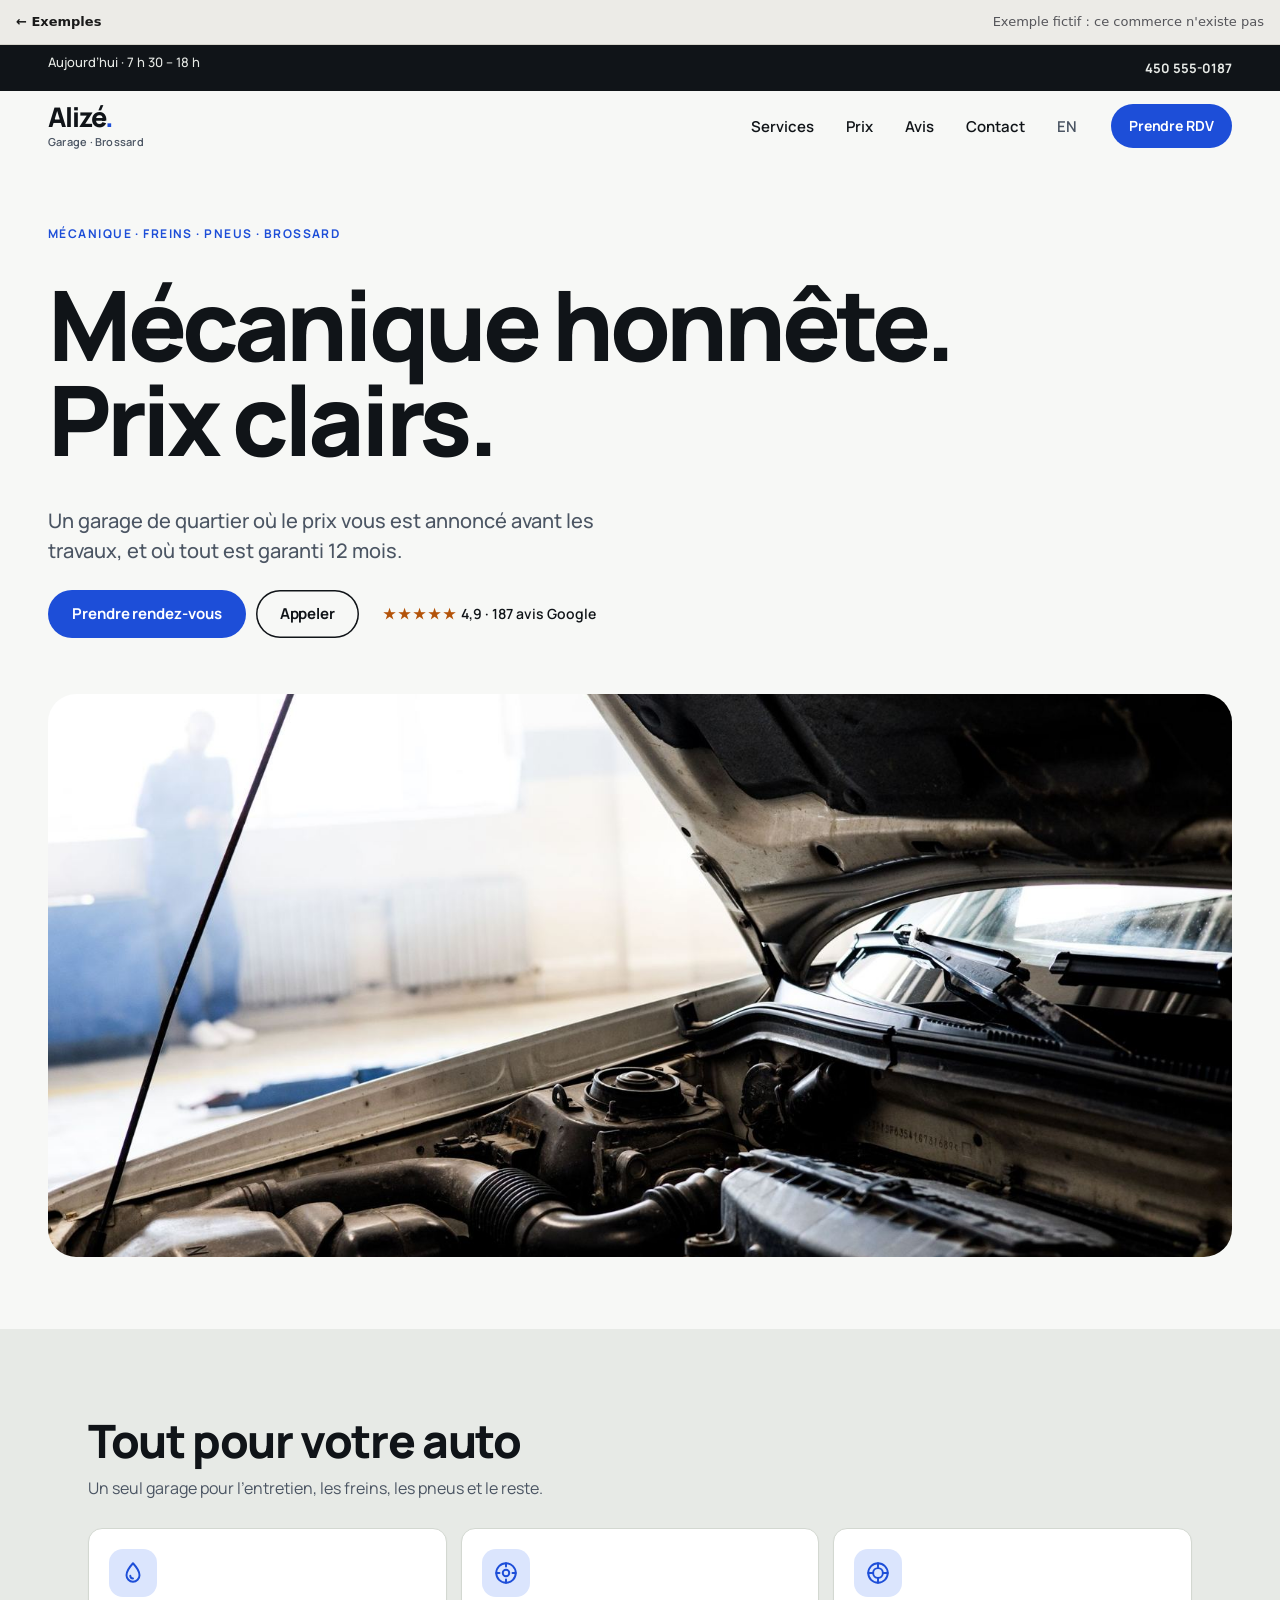
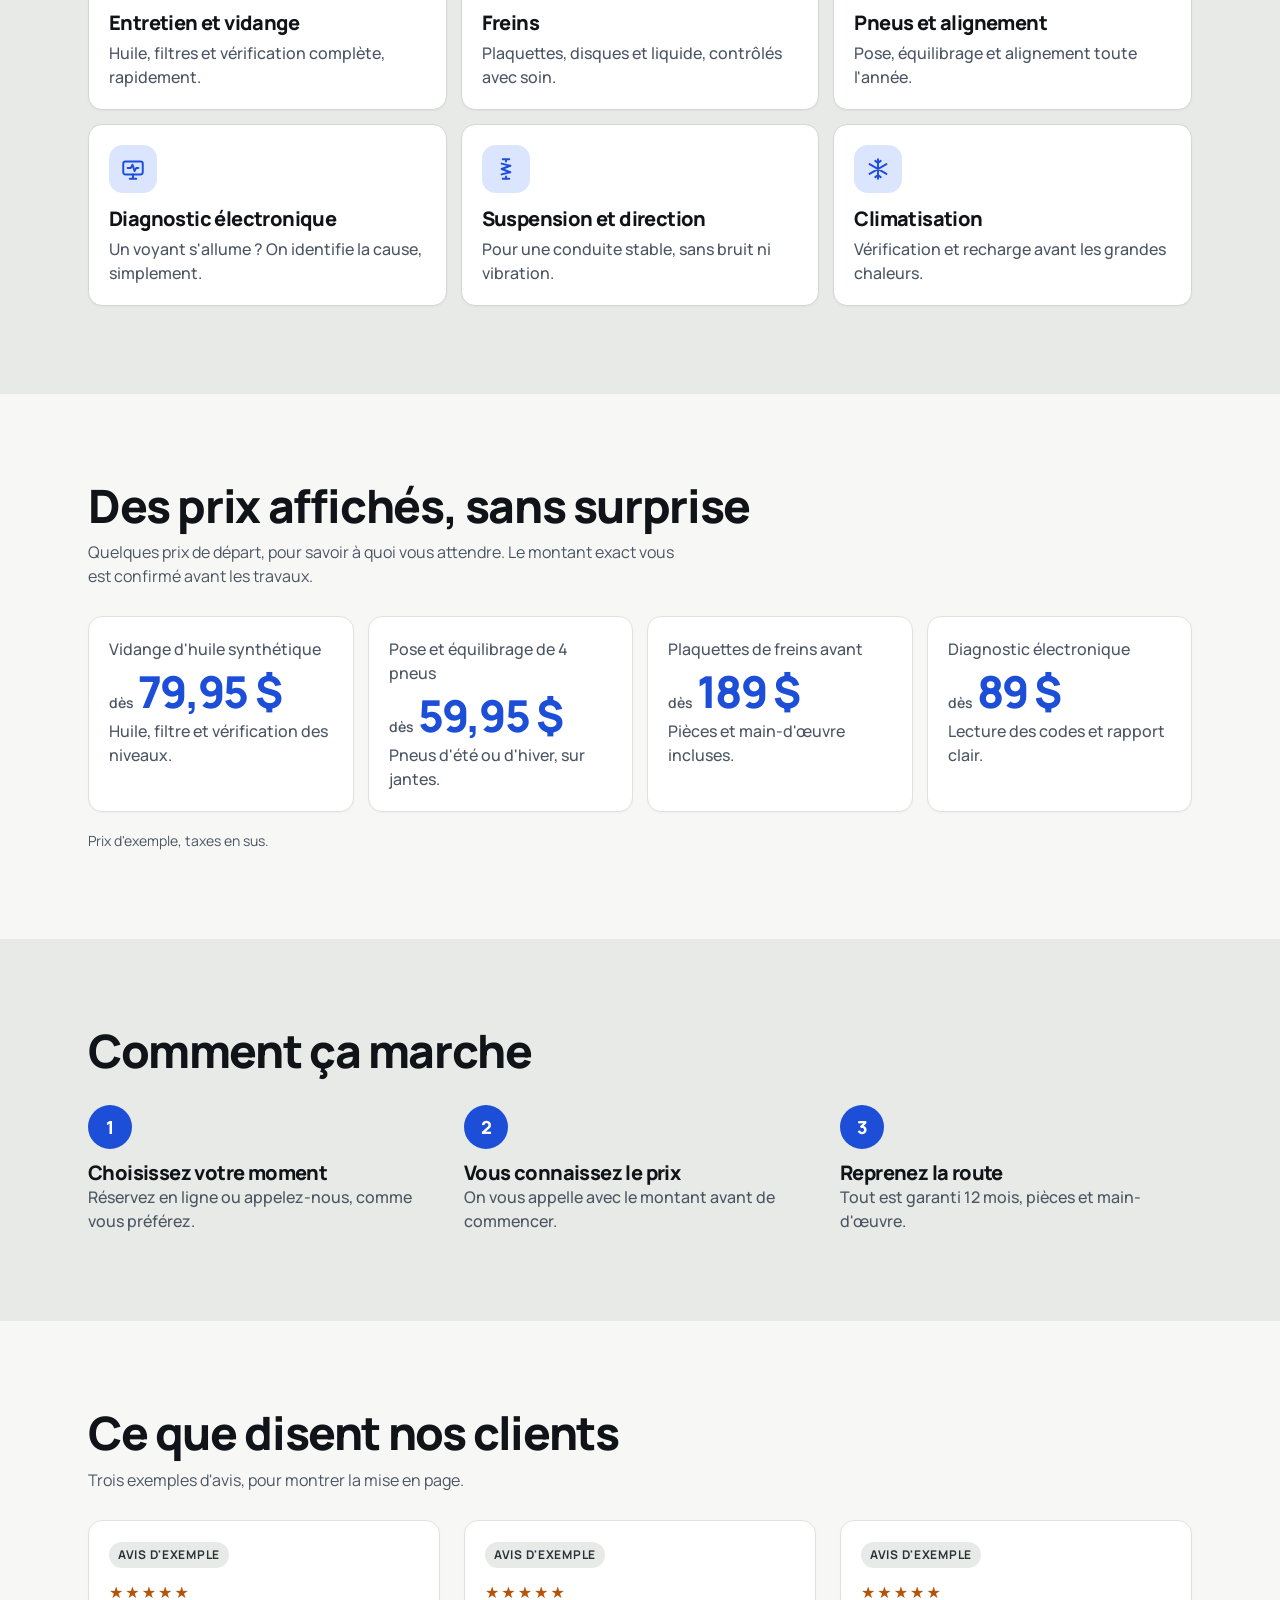
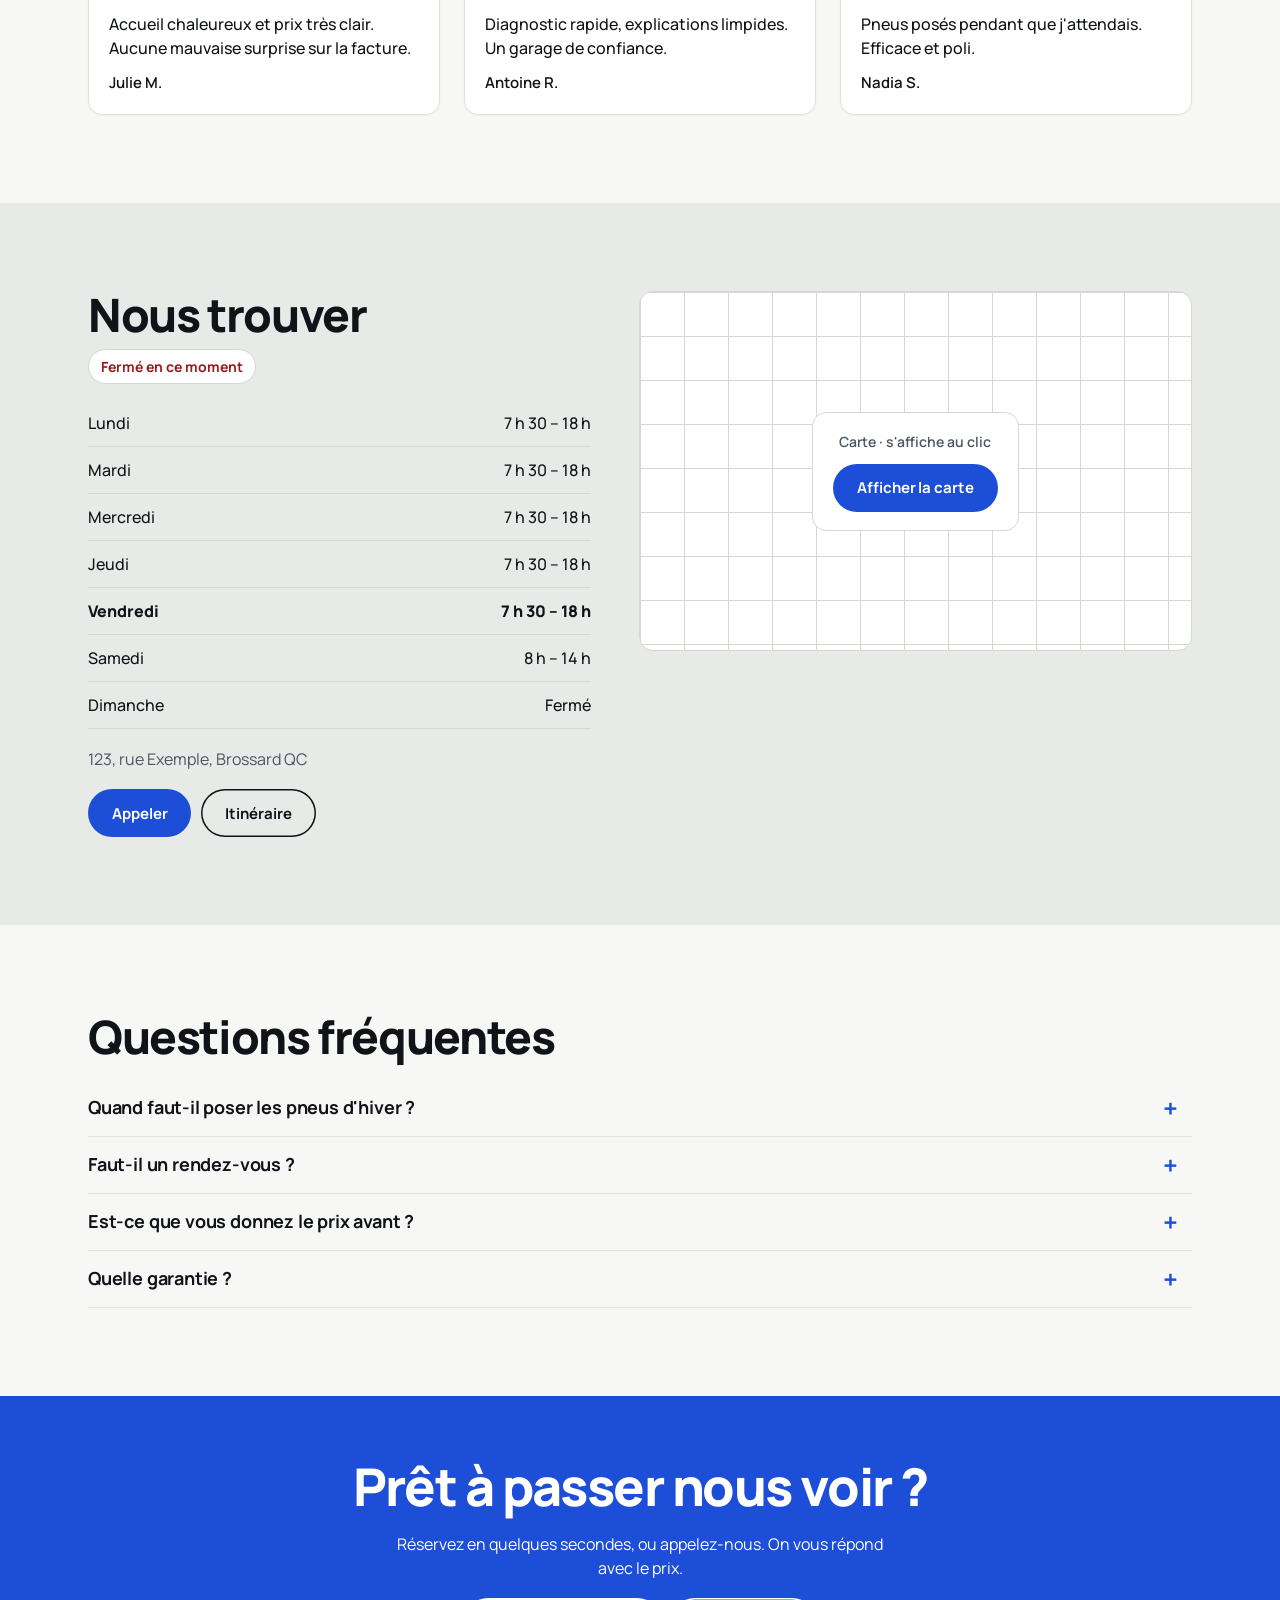
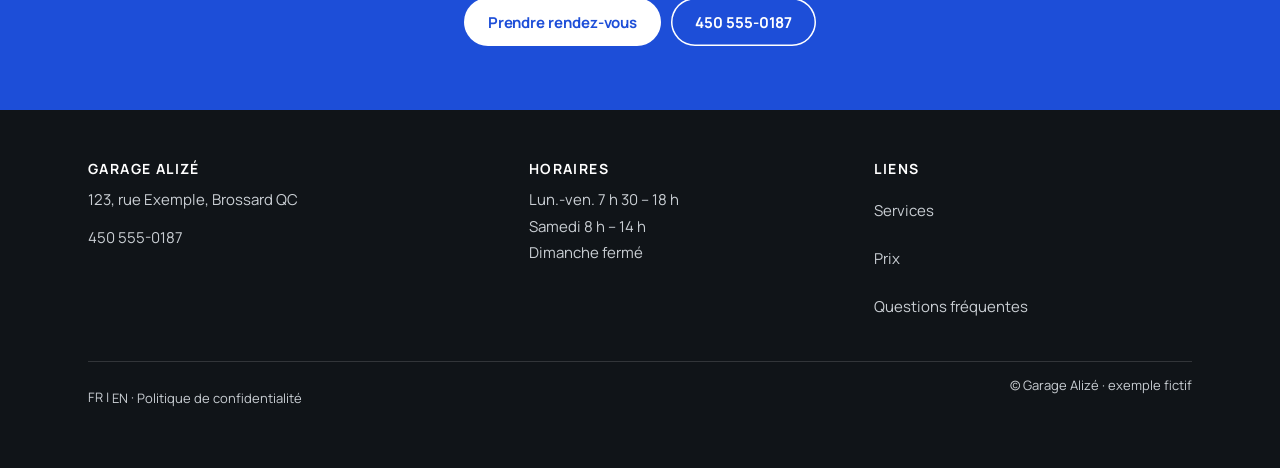
<file: modeles/garage-clair.html>
<!doctype html>
<html lang="fr">
<head>
<meta charset="utf-8">
<meta name="viewport" content="width=device-width, initial-scale=1">
<meta name="robots" content="noindex,nofollow">
<meta name="description" content="Exemple de site pour un garage à Brossard : services, prix affichés et rendez-vous.">
<title>Garage Alizé · Garage à Brossard (exemple)</title>
<style>
@font-face{font-family:"Manrope";src:url(../fonts/manrope-latin-wght-normal.woff2) format("woff2");font-weight:200 800;font-display:swap}

*{box-sizing:border-box;margin:0}
html{-webkit-text-size-adjust:100%;scroll-behavior:smooth}
body{background:#fff;color:#1a1a1a;font:16px/1.5 system-ui,-apple-system,"Segoe UI",sans-serif}
.kit{display:flex;justify-content:space-between;align-items:center;gap:12px;flex-wrap:wrap;background:#ecebe7;color:#55555a;font:500 13px/1.3 system-ui,sans-serif;padding:0 16px;border-bottom:1px solid #d6d4cc}
.kit a{display:inline-flex;align-items:center;min-height:44px;color:#1a1a1a;font-weight:600;text-decoration:none}
.kit a:hover{text-decoration:underline}
.site{container-type:inline-size;overflow-x:clip}
.site a{color:inherit;text-decoration:none}
.site img{display:block;max-width:100%}
.s-wrap{max-width:1200px;margin:0 auto;padding:0 20px}
.s-sec{background:var(--bg);color:var(--txt);padding:56px 0}
.s-sec h2{margin-bottom:10px}
.s-lead{color:var(--mut);max-width:38em;margin-bottom:28px}
.s-grid{display:grid;gap:14px}
.s-card{background:var(--card);border:1px solid var(--line);padding:20px}
.s-card h3{margin-bottom:6px}
.s-card p{color:var(--mut)}
.s-ico{width:48px;height:48px;display:grid;place-items:center;margin-bottom:14px}
.s-ico svg{width:26px;height:26px;fill:none;stroke:currentColor;stroke-width:1.8;stroke-linecap:round;stroke-linejoin:round}
.s-prix{display:block;margin:8px 0 6px;line-height:1}
.s-prix small{font-size:.4em;font-weight:600;margin-right:.3em;letter-spacing:.02em}
.s-fine{margin-top:18px;color:var(--mut);font-size:14px}
.s-etapes{counter-reset:e}
.s-etape{position:relative;padding-top:6px}
.s-etape::before{counter-increment:e;content:counter(e);display:grid;place-items:center;width:44px;height:44px;margin-bottom:12px;font-weight:800}
.s-tag{display:inline-block;font-size:12px;font-weight:700;letter-spacing:.06em;text-transform:uppercase;padding:4px 9px;margin-bottom:12px}
.s-etoiles{letter-spacing:2px;margin-bottom:8px}
.s-quote{color:var(--txt)!important;margin-bottom:12px}
.s-auteur{font-weight:600;font-size:15px}
.s-pastille{display:inline-flex;align-items:center;gap:8px;font-weight:700;font-size:14px;padding:6px 12px;margin-bottom:16px}
.s-pastille i{width:9px;height:9px;border-radius:50%;background:currentColor}
.s-horaires{list-style:none;padding:0;margin:0 0 18px}
.s-horaires li{display:flex;justify-content:space-between;gap:12px;padding:11px 0;border-bottom:1px solid var(--line)}
.s-horaires li.auj{font-weight:700}
.s-adresse{margin-bottom:18px;color:var(--mut)}
.s-carte{position:relative;min-height:280px;display:grid;place-items:center;text-align:center;padding:20px;border:1px solid var(--line);background:
 linear-gradient(var(--line) 1px,transparent 1px) 0 0/44px 44px,linear-gradient(90deg,var(--line) 1px,transparent 1px) 0 0/44px 44px,var(--card)}
.s-carte-in{display:grid;gap:12px;justify-items:center;background:var(--card);padding:18px 20px;border:1px solid var(--line)}
.s-carte-in b{font-size:14px;color:var(--mut);font-weight:600}
.s-faq details{border-bottom:1px solid var(--line)}
.s-faq summary{list-style:none;cursor:pointer;display:flex;justify-content:space-between;align-items:center;gap:16px;min-height:56px;padding:12px 0;font-weight:600;font-size:18px}
.s-faq summary::-webkit-details-marker{display:none}
.s-faq summary::after{content:"+";font-size:26px;line-height:1;flex:none;width:44px;text-align:center}
.s-faq details[open] summary::after{content:"\2212"}
.s-faq p{padding:0 44px 18px 0;color:var(--mut);max-width:44em}
.s-cta{padding:64px 0;text-align:center}
.s-cta .s-wrap{display:grid;gap:18px;justify-items:center}
.s-cta p{max-width:32em}
.s-actions{display:flex;flex-wrap:wrap;gap:10px;justify-content:center}
.s-foot{background:var(--foot);color:#c9ced3;padding:48px 0 110px;font-size:15px}
.s-foot .s-wrap{display:grid;gap:28px}
.s-foot h4{color:#fff;margin-bottom:10px;font-size:14px;letter-spacing:.1em;text-transform:uppercase}
.s-foot p,.s-foot li{margin-bottom:4px}
.s-foot ul{list-style:none;padding:0}
.s-foot a{display:inline-flex;align-items:center;min-height:44px}
.s-foot a:hover{text-decoration:underline}
.s-foot .s-bas{display:flex;flex-wrap:wrap;gap:4px 20px;justify-content:space-between;border-top:1px solid rgba(255,255,255,.14);padding-top:14px;font-size:13px}
.s-barre{position:fixed;left:0;right:0;bottom:0;z-index:30;display:grid;grid-template-columns:1fr 1fr;gap:8px;padding:8px 12px calc(8px + env(safe-area-inset-bottom));background:var(--barre);box-shadow:0 -6px 20px rgba(0,0,0,.18)}
.s-barre .btn{width:100%}
.toast{position:fixed;left:50%;bottom:84px;transform:translate(-50%,12px);z-index:40;max-width:calc(100vw - 32px);background:#101418;color:#fff;font:600 15px/1.35 system-ui,sans-serif;padding:12px 18px;border-radius:10px;opacity:0;pointer-events:none;transition:opacity .25s,transform .25s;text-align:center}
.toast.on{opacity:1;transform:translate(-50%,0)}
.site :focus-visible{outline:3px solid var(--focus);outline-offset:3px}
.js-rv .rv{opacity:0;transform:translateY(16px);transition:opacity .6s cubic-bezier(.2,.7,.2,1),transform .6s cubic-bezier(.2,.7,.2,1)}
.js-rv .rv.vu{opacity:1;transform:none}
.titre-anim span{display:inline-block;opacity:0;transform:translateY(.35em);animation:mot .8s cubic-bezier(.2,.7,.2,1) forwards;animation-delay:calc(var(--i,0) * 75ms + 200ms)}
@keyframes mot{to{opacity:1;transform:none}}
.anim-fin .titre-anim span{opacity:1;transform:none;animation:none}
.photo-anim{animation:pose 2s cubic-bezier(.2,.7,.2,1) both}
@keyframes pose{from{transform:scale(1.08)}to{transform:scale(1)}}
@media (prefers-reduced-motion:reduce){html{scroll-behavior:auto}.titre-anim span{opacity:1;transform:none;animation:none}.photo-anim{animation:none}.js-rv .rv{opacity:1;transform:none;transition:none}.toast{transition:none}}
@container (min-width:600px){.g-serv,.g-prix{grid-template-columns:repeat(2,1fr)}}
@container (min-width:700px){
 .s-wrap{padding:0 48px}.s-sec{padding:88px 0}
 .g-etapes,.g-avis{grid-template-columns:repeat(3,1fr);gap:24px}
 .s-foot .s-wrap{grid-template-columns:1.3fr 1fr 1fr}
 .s-foot{padding-bottom:48px}
 .s-barre{display:none}
 .toast{bottom:28px}
 .g-hor{display:grid;grid-template-columns:1fr 1.1fr;gap:48px;align-items:start}
 .s-carte{min-height:360px}
}
@container (min-width:960px){.g-serv{grid-template-columns:repeat(3,1fr)}.g-prix{grid-template-columns:repeat(4,1fr)}}


.d-clair{--bg:#f7f8f6;--txt:#101418;--mut:#4b5563;--card:#fff;--line:#dfe3de;--acc:#1d4ed8;--foot:#101418;--barre:#f7f8f6;--focus:#1d4ed8;font-family:"Manrope",system-ui,sans-serif;font-weight:400;color:var(--txt);background:var(--bg)}
.d-clair .s-sec.alt{--bg:#e7eae6;--line:#d3d8d1}
.d-clair h1,.d-clair h2,.d-clair h3{font-family:"Manrope",sans-serif;font-weight:800;letter-spacing:-.03em}
.d-clair .s-sec h2{font-size:clamp(30px,8cqi,46px);line-height:1.05}
.d-clair .s-card{border-radius:14px;box-shadow:0 1px 2px rgba(16,20,24,.04)}
.d-clair .s-card h3,.d-clair .s-etape h3{font-size:20px;line-height:1.2}
.d-clair .s-card p,.d-clair .s-etape p{font-weight:500}
.d-clair .s-ico{background:#dbe5fd;color:var(--acc);border-radius:14px}
.d-clair .s-prix{font-size:44px;font-weight:800;letter-spacing:-.04em;color:var(--acc)}
.d-clair .s-prix small{font-size:14px;color:var(--mut);letter-spacing:0;font-weight:600}
.d-clair .s-etape::before{background:var(--acc);color:#fff;border-radius:50%;font-size:18px}
.d-clair .s-etape p{color:var(--mut)}
.d-clair .s-tag{background:#e7eae6;color:#2b323a;border-radius:999px}
.d-clair .alt .s-tag{background:#f7f8f6}
.d-clair .s-etoiles{color:#b45309}
.d-clair .s-pastille{border-radius:999px;background:#fff;border:1px solid var(--line)}
.d-clair .s-pastille.ouvert{color:#166534}.d-clair .s-pastille.ferme{color:#991b1b}
.d-clair .s-horaires li{font-weight:500}
.d-clair .s-horaires li.auj{font-weight:800}
.d-clair .s-carte,.d-clair .s-carte-in{border-radius:14px}
.d-clair .s-faq summary{font-weight:700;letter-spacing:-.01em}
.d-clair .s-faq summary::after{color:var(--acc)}
.d-clair .s-cta{background:var(--acc);color:#fff}
.d-clair .s-cta h2{font-size:clamp(32px,9cqi,52px);line-height:1.05}
.d-clair .s-cta :focus-visible{outline-color:#fff}
.d-clair .btn{display:inline-flex;justify-content:center;align-items:center;min-height:48px;cursor:pointer;background:var(--acc);color:#fff;font:700 15px/1 "Manrope",sans-serif;padding:0 24px;border-radius:999px;border:0;letter-spacing:-.005em}
.d-clair .btn.ghost{background:transparent;color:var(--txt);box-shadow:inset 0 0 0 1.5px var(--txt)}
.d-clair .s-cta .btn{background:#fff;color:var(--acc)}
.d-clair .s-cta .btn.ghost{background:transparent;color:#fff;box-shadow:inset 0 0 0 1.5px #fff}
.d-clair .s-bandeau{display:flex;flex-wrap:wrap;justify-content:space-between;gap:2px 12px;background:#101418;color:#e7eae6;font:500 13px/1.3 "Manrope",sans-serif;padding:9px 20px}
.d-clair .s-bandeau a{display:inline-flex;align-items:center;min-height:28px;font-weight:700}
.d-clair .s-head{display:flex;align-items:center;gap:20px;padding:12px 20px;background:var(--bg)}
.cl-logo{display:grid;line-height:1}
.cl-logo b{font:800 27px/1 "Manrope",sans-serif;letter-spacing:-.04em}
.cl-logo b i{font-style:normal;color:var(--acc)}
.cl-logo span{font:600 11px "Manrope",sans-serif;color:var(--mut);margin-top:4px;letter-spacing:.02em}
.d-clair .s-nav{display:none;gap:4px;margin-left:auto;font:600 15px "Manrope",sans-serif}
.d-clair .s-nav a{display:inline-flex;align-items:center;min-height:44px;padding:0 14px;border-radius:999px}
.d-clair .s-nav a:hover{background:#e7eae6}
.d-clair .s-head .btn{margin-left:auto;min-height:44px;padding:0 18px;font-size:14px}
.d-clair .lg{color:var(--mut)}
@container (min-width:700px){
 .d-clair .s-bandeau,.d-clair .s-head{padding-left:48px;padding-right:48px}
 .d-clair .s-nav{display:flex}.d-clair .s-head .btn{margin-left:0}
}


.cl-hero{padding:32px 20px 40px;background:var(--bg)}
.cl-sur{font:700 12px "Manrope",sans-serif;letter-spacing:.12em;text-transform:uppercase;color:var(--acc)}
.d-clair h1{font-size:12cqi;line-height:.98;letter-spacing:-.045em;margin:.35em 0 .4em}
.cl-sous{font-size:18px;font-weight:500;color:var(--mut);max-width:30em}
.cl-ligne{display:flex;flex-wrap:wrap;align-items:center;gap:14px 24px;margin-top:24px}
.cl-actions{display:flex;flex-wrap:wrap;gap:10px}
.cl-note{font:600 14px "Manrope",sans-serif}
.cl-note b{color:#b45309;letter-spacing:2px}
.cl-photo{margin-top:36px;border-radius:20px;overflow:hidden;aspect-ratio:4/3}
.cl-photo img{width:100%;height:100%;object-fit:cover;object-position:40% center}
@container (min-width:700px){
 .cl-hero{padding:64px 48px 72px}
 .d-clair h1{font-size:7.6cqi;max-width:11em}
 .cl-sous{font-size:20px}
 .cl-photo{margin-top:56px;aspect-ratio:2.1/1;border-radius:28px}
}

</style>
</head>
<body>

<div class="kit"><a href="../exemples.html">← Exemples</a><span>Exemple fictif : ce commerce n'existe pas</span></div>
<div class="site d-clair">
<div class="s-bandeau"><span data-auj>Lun.-ven. · 7 h 30 – 18 h</span><a href="tel:450-555-0187">450 555-0187</a></div>
<header class="s-head"><a class="cl-logo" href="#"><b>Alizé<i>.</i></b><span>Garage · Brossard</span></a><nav class="s-nav" aria-label="Navigation"><a href="#services">Services</a><a href="#prix">Prix</a><a href="#avis">Avis</a><a href="#contact">Contact</a><a class="lg" href="#" data-demo="Exemple : la version anglaise n'existe pas dans cette démo.">EN</a></nav><button class="btn" type="button" data-demo="Exemple : la prise de rendez-vous n'est pas branchée.">Prendre RDV</button></header>
<section class="cl-hero">
    <p class="cl-sur">Mécanique · Freins · Pneus · Brossard</p>
    <h1 class="titre-anim"><span>Mécanique</span> <span>honnête.</span><br><span>Prix</span> <span>clairs.</span></h1>
    <p class="cl-sous">Un garage de quartier où le prix vous est annoncé avant les travaux, et où tout est garanti 12 mois.</p>
    <div class="cl-ligne"><div class="cl-actions"><button class="btn" type="button" data-demo="Exemple : la prise de rendez-vous n'est pas branchée.">Prendre rendez-vous</button><a class="btn ghost" href="tel:450-555-0187">Appeler</a></div><p class="cl-note"><b>★★★★★</b> 4,9 · 187 avis Google</p></div>
    <div class="cl-photo"><img class="photo-anim" src="img/garage-clair-hero.jpg" alt="Moteur d'une voiture sous un capot ouvert dans un atelier lumineux" width="1600" height="1067"></div>
  </section>
<section class="s-sec alt" id="services"><div class="s-wrap"><h2 class="rv">Tout pour votre auto</h2><p class="s-lead rv">Un seul garage pour l'entretien, les freins, les pneus et le reste.</p><div class="s-grid g-serv"><div class="s-card rv"><span class="s-ico"><svg viewBox="0 0 24 24" aria-hidden="true"><path d="M12 3s6 6.5 6 11a6 6 0 0 1-12 0c0-4.5 6-11 6-11z"/><path d="M9.5 14.5a2.5 2.5 0 0 0 2.5 2.5"/></svg></span><h3>Entretien et vidange</h3><p>Huile, filtres et vérification complète, rapidement.</p></div><div class="s-card rv"><span class="s-ico"><svg viewBox="0 0 24 24" aria-hidden="true"><circle cx="12" cy="12" r="9"/><circle cx="12" cy="12" r="3"/><path d="M12 3v3M12 18v3M3 12h3M18 12h3"/></svg></span><h3>Freins</h3><p>Plaquettes, disques et liquide, contrôlés avec soin.</p></div><div class="s-card rv"><span class="s-ico"><svg viewBox="0 0 24 24" aria-hidden="true"><circle cx="12" cy="12" r="9"/><circle cx="12" cy="12" r="4.5"/><path d="M12 3v4.5M12 16.5V21M3 12h4.5M16.5 12H21"/></svg></span><h3>Pneus et alignement</h3><p>Pose, équilibrage et alignement toute l'année.</p></div><div class="s-card rv"><span class="s-ico"><svg viewBox="0 0 24 24" aria-hidden="true"><rect x="3" y="5" width="18" height="12" rx="2"/><path d="M7 11h3l1.5-3 2 6 1.5-3H17M9 21h6M12 17v4"/></svg></span><h3>Diagnostic électronique</h3><p>Un voyant s'allume ? On identifie la cause, simplement.</p></div><div class="s-card rv"><span class="s-ico"><svg viewBox="0 0 24 24" aria-hidden="true"><path d="M9 3h6M9 21h6M12 3v2M12 19v2M8 7l8 2-8 3 8 3-8 2"/></svg></span><h3>Suspension et direction</h3><p>Pour une conduite stable, sans bruit ni vibration.</p></div><div class="s-card rv"><span class="s-ico"><svg viewBox="0 0 24 24" aria-hidden="true"><path d="M12 3v18M4.2 7.5l15.6 9M4.2 16.5l15.6-9M9.5 4.5 12 6.5l2.5-2M9.5 19.5 12 17.5l2.5 2"/></svg></span><h3>Climatisation</h3><p>Vérification et recharge avant les grandes chaleurs.</p></div></div></div></section>
<section class="s-sec" id="prix"><div class="s-wrap"><h2 class="rv">Des prix affichés, sans surprise</h2><p class="s-lead rv">Quelques prix de départ, pour savoir à quoi vous attendre. Le montant exact vous est confirmé avant les travaux.</p><div class="s-grid g-prix"><div class="s-card rv"><p>Vidange d'huile synthétique</p><b class="s-prix"><small>dès</small>79,95 $</b><p>Huile, filtre et vérification des niveaux.</p></div><div class="s-card rv"><p>Pose et équilibrage de 4 pneus</p><b class="s-prix"><small>dès</small>59,95 $</b><p>Pneus d'été ou d'hiver, sur jantes.</p></div><div class="s-card rv"><p>Plaquettes de freins avant</p><b class="s-prix"><small>dès</small>189 $</b><p>Pièces et main-d'œuvre incluses.</p></div><div class="s-card rv"><p>Diagnostic électronique</p><b class="s-prix"><small>dès</small>89 $</b><p>Lecture des codes et rapport clair.</p></div></div><p class="s-fine">Prix d'exemple, taxes en sus.</p></div></section>
<section class="s-sec alt" id="comment"><div class="s-wrap"><h2 class="rv">Comment ça marche</h2><div class="s-grid g-etapes s-etapes" style="margin-top:24px"><div class="s-etape rv"><h3>Choisissez votre moment</h3><p>Réservez en ligne ou appelez-nous, comme vous préférez.</p></div><div class="s-etape rv"><h3>Vous connaissez le prix</h3><p>On vous appelle avec le montant avant de commencer.</p></div><div class="s-etape rv"><h3>Reprenez la route</h3><p>Tout est garanti 12 mois, pièces et main-d'œuvre.</p></div></div></div></section>
<section class="s-sec" id="avis"><div class="s-wrap"><h2 class="rv">Ce que disent nos clients</h2><p class="s-lead rv">Trois exemples d'avis, pour montrer la mise en page.</p><div class="s-grid g-avis"><figure class="s-card rv"><span class="s-tag">Avis d'exemple</span><p class="s-etoiles" aria-label="5 étoiles">★★★★★</p><blockquote><p class="s-quote">Accueil chaleureux et prix très clair. Aucune mauvaise surprise sur la facture.</p></blockquote><figcaption class="s-auteur">Julie M.</figcaption></figure><figure class="s-card rv"><span class="s-tag">Avis d'exemple</span><p class="s-etoiles" aria-label="5 étoiles">★★★★★</p><blockquote><p class="s-quote">Diagnostic rapide, explications limpides. Un garage de confiance.</p></blockquote><figcaption class="s-auteur">Antoine R.</figcaption></figure><figure class="s-card rv"><span class="s-tag">Avis d'exemple</span><p class="s-etoiles" aria-label="5 étoiles">★★★★★</p><blockquote><p class="s-quote">Pneus posés pendant que j'attendais. Efficace et poli.</p></blockquote><figcaption class="s-auteur">Nadia S.</figcaption></figure></div></div></section>
<section class="s-sec alt" id="contact"><div class="s-wrap g-hor"><div><h2 class="rv">Nous trouver</h2><p class="s-pastille" data-statut>Horaires</p><ul class="s-horaires"><li data-j="1"><span>Lundi</span><span>7 h 30 – 18 h</span></li><li data-j="2"><span>Mardi</span><span>7 h 30 – 18 h</span></li><li data-j="3"><span>Mercredi</span><span>7 h 30 – 18 h</span></li><li data-j="4"><span>Jeudi</span><span>7 h 30 – 18 h</span></li><li data-j="5"><span>Vendredi</span><span>7 h 30 – 18 h</span></li><li data-j="6"><span>Samedi</span><span>8 h – 14 h</span></li><li data-j="0"><span>Dimanche</span><span>Fermé</span></li></ul><p class="s-adresse">123, rue Exemple, Brossard QC</p><div class="s-actions" style="justify-content:flex-start"><a class="btn" href="tel:450-555-0187">Appeler</a><button class="btn ghost" type="button" data-demo="Exemple : l'itinéraire s'ouvrirait ici.">Itinéraire</button></div></div>
<div class="s-carte rv" data-carte><div class="s-carte-in"><b>Carte · s'affiche au clic</b><button class="btn" type="button" data-carte-btn>Afficher la carte</button></div></div></div></section>
<section class="s-sec" id="faq"><div class="s-wrap"><h2 class="rv">Questions fréquentes</h2><div class="s-faq rv" style="margin-top:18px"><details><summary>Quand faut-il poser les pneus d'hiver ?</summary><p>Ils sont obligatoires au Québec du 1er décembre au 15 mars. Réservez dès novembre pour choisir votre heure.</p></details><details><summary>Faut-il un rendez-vous ?</summary><p>Pour l'entretien et les freins, oui, c'est plus simple pour tout le monde. Pour une urgence, appelez-nous.</p></details><details><summary>Est-ce que vous donnez le prix avant ?</summary><p>Oui. On vous appelle avec le prix et on attend votre accord avant de commencer.</p></details><details><summary>Quelle garantie ?</summary><p>Tous nos travaux, pièces et main-d'œuvre, sont garantis 12 mois.</p></details></div></div></section>
<section class="s-cta"><div class="s-wrap"><h2 class="rv">Prêt à passer nous voir ?</h2><p class="rv">Réservez en quelques secondes, ou appelez-nous. On vous répond avec le prix.</p><div class="s-actions rv"><button class="btn" type="button" data-demo="Exemple : la prise de rendez-vous n'est pas branchée.">Prendre rendez-vous</button><a class="btn ghost" href="tel:450-555-0187">450 555-0187</a></div></div></section>
<footer class="s-foot"><div class="s-wrap"><div><h4>Garage Alizé</h4><p>123, rue Exemple, Brossard QC</p><p><a href="tel:450-555-0187">450 555-0187</a></p></div><div><h4>Horaires</h4><p>Lun.-ven. 7 h 30 – 18 h</p><p>Samedi 8 h – 14 h</p><p>Dimanche fermé</p></div><div><h4>Liens</h4><ul><li><a href="#services">Services</a></li><li><a href="#prix">Prix</a></li><li><a href="#faq">Questions fréquentes</a></li></ul></div><div class="s-bas" style="grid-column:1/-1"><span>FR | <a href="#" data-demo="Exemple : la version anglaise n'existe pas dans cette démo.">EN</a> · <a href="#" data-demo="Exemple : la politique de confidentialité s'afficherait ici.">Politique de confidentialité</a></span><span>© Garage Alizé · exemple fictif</span></div></div></footer>
<div class="s-barre"><a class="btn ghost" href="tel:450-555-0187">Appeler</a><button class="btn" type="button" data-demo="Exemple : la prise de rendez-vous n'est pas branchée.">Prendre RDV</button></div>
</div>
<div class="toast" role="status" aria-live="polite"></div>

<script>
(function(){
var d=document,rm=matchMedia('(prefers-reduced-motion:reduce)').matches;
d.querySelectorAll('.titre-anim span').forEach(function(m,i){m.style.setProperty('--i',i)});setTimeout(function(){document.documentElement.classList.add('anim-fin')},2600);
var t=d.querySelector('.toast'),tt;
function toast(m){t.textContent=m;t.classList.add('on');clearTimeout(tt);tt=setTimeout(function(){t.classList.remove('on')},3200)}
d.addEventListener('click',function(e){var b=e.target.closest('[data-demo]');if(b){e.preventDefault();toast(b.dataset.demo)}});
var cb=d.querySelector('[data-carte-btn]');
if(cb)cb.addEventListener('click',function(){cb.closest('.s-carte-in').innerHTML='<b>Exemple : la carte s\u2019afficherait ici.</b>'});
var H={0:null,1:[450,1080],2:[450,1080],3:[450,1080],4:[450,1080],5:[450,1080],6:[480,840]};
function f(m){var h=Math.floor(m/60),n=m%60;return h+' h'+(n?' '+n:'')}
var n=new Date(),j=n.getDay(),mi=n.getHours()*60+n.getMinutes(),o=H[j],ouvert=!!o&&mi>=o[0]&&mi<o[1];
var p=d.querySelector('[data-statut]');
if(p){p.textContent=ouvert?'Ouvert maintenant \u00b7 ferme \u00e0 '+f(o[1]):'Ferm\u00e9 en ce moment';p.classList.add(ouvert?'ouvert':'ferme')}
var a=d.querySelector('[data-auj]');
if(a)a.textContent=o?(ouvert?'Ouvert aujourd\u2019hui':'Aujourd\u2019hui')+' \u00b7 '+f(o[0])+' \u2013 '+f(o[1]):'Ferm\u00e9 aujourd\u2019hui';
var li=d.querySelector('.s-horaires li[data-j="'+j+'"]');if(li)li.classList.add('auj');
if(!rm&&'IntersectionObserver' in window){
 d.documentElement.classList.add('js-rv');
 var io=new IntersectionObserver(function(es){es.forEach(function(x){if(x.isIntersecting){x.target.classList.add('vu');io.unobserve(x.target)}})},{threshold:.12,rootMargin:'0px 0px -30px 0px'});
 d.querySelectorAll('.rv').forEach(function(el){io.observe(el)});
}
})();
</script>
</body>
</html>
</file>
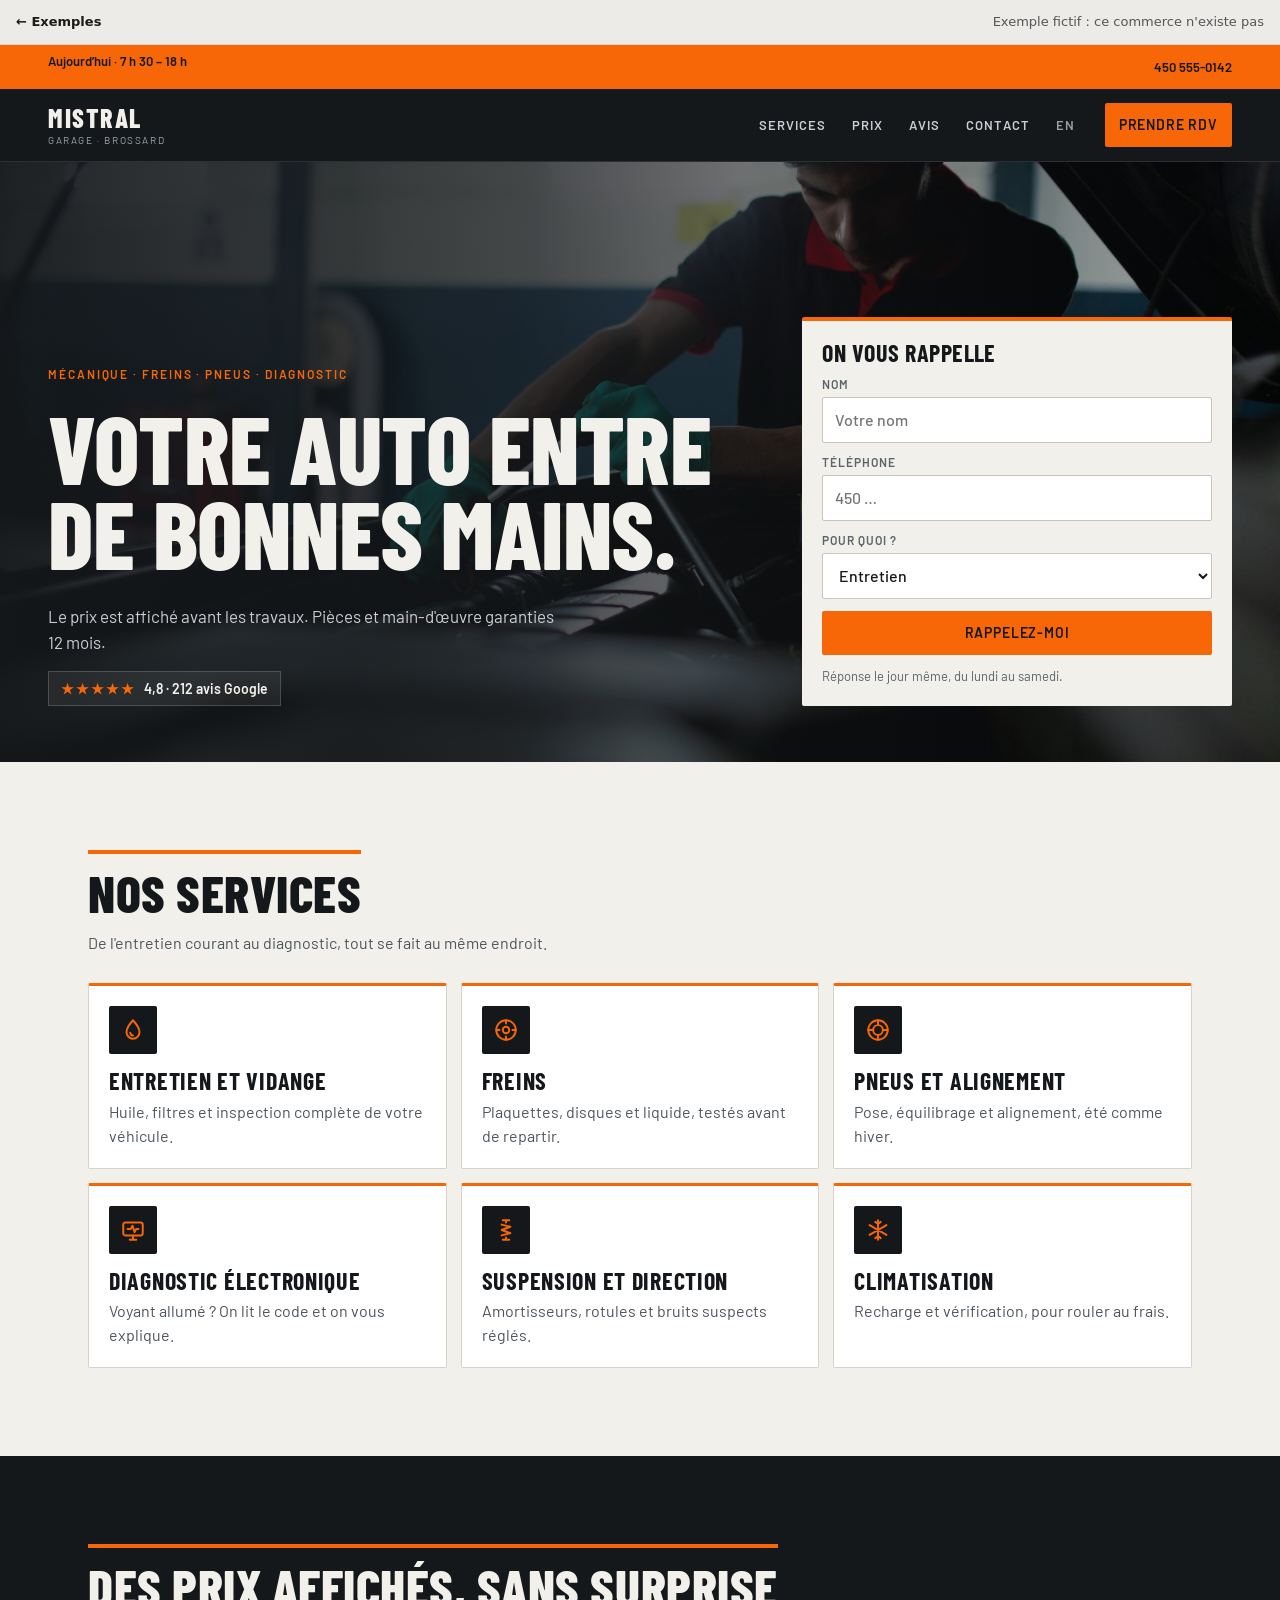
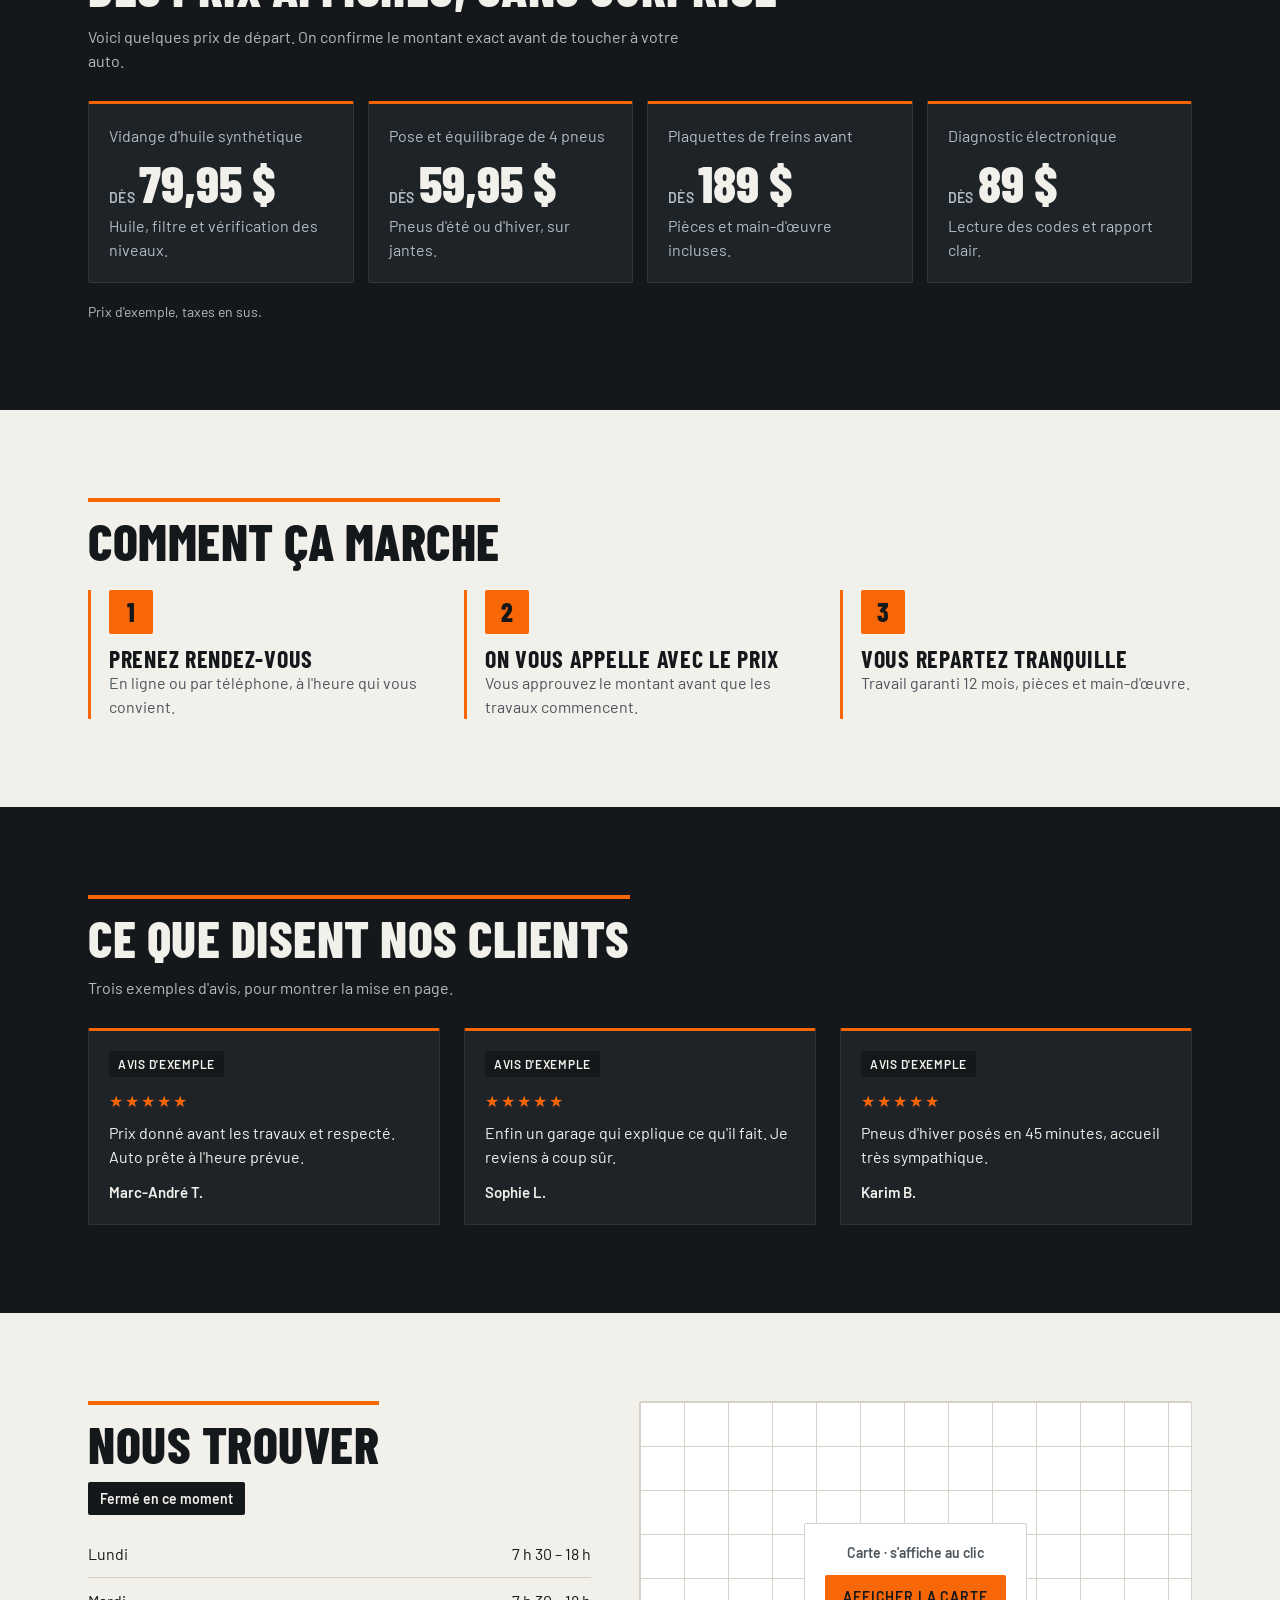
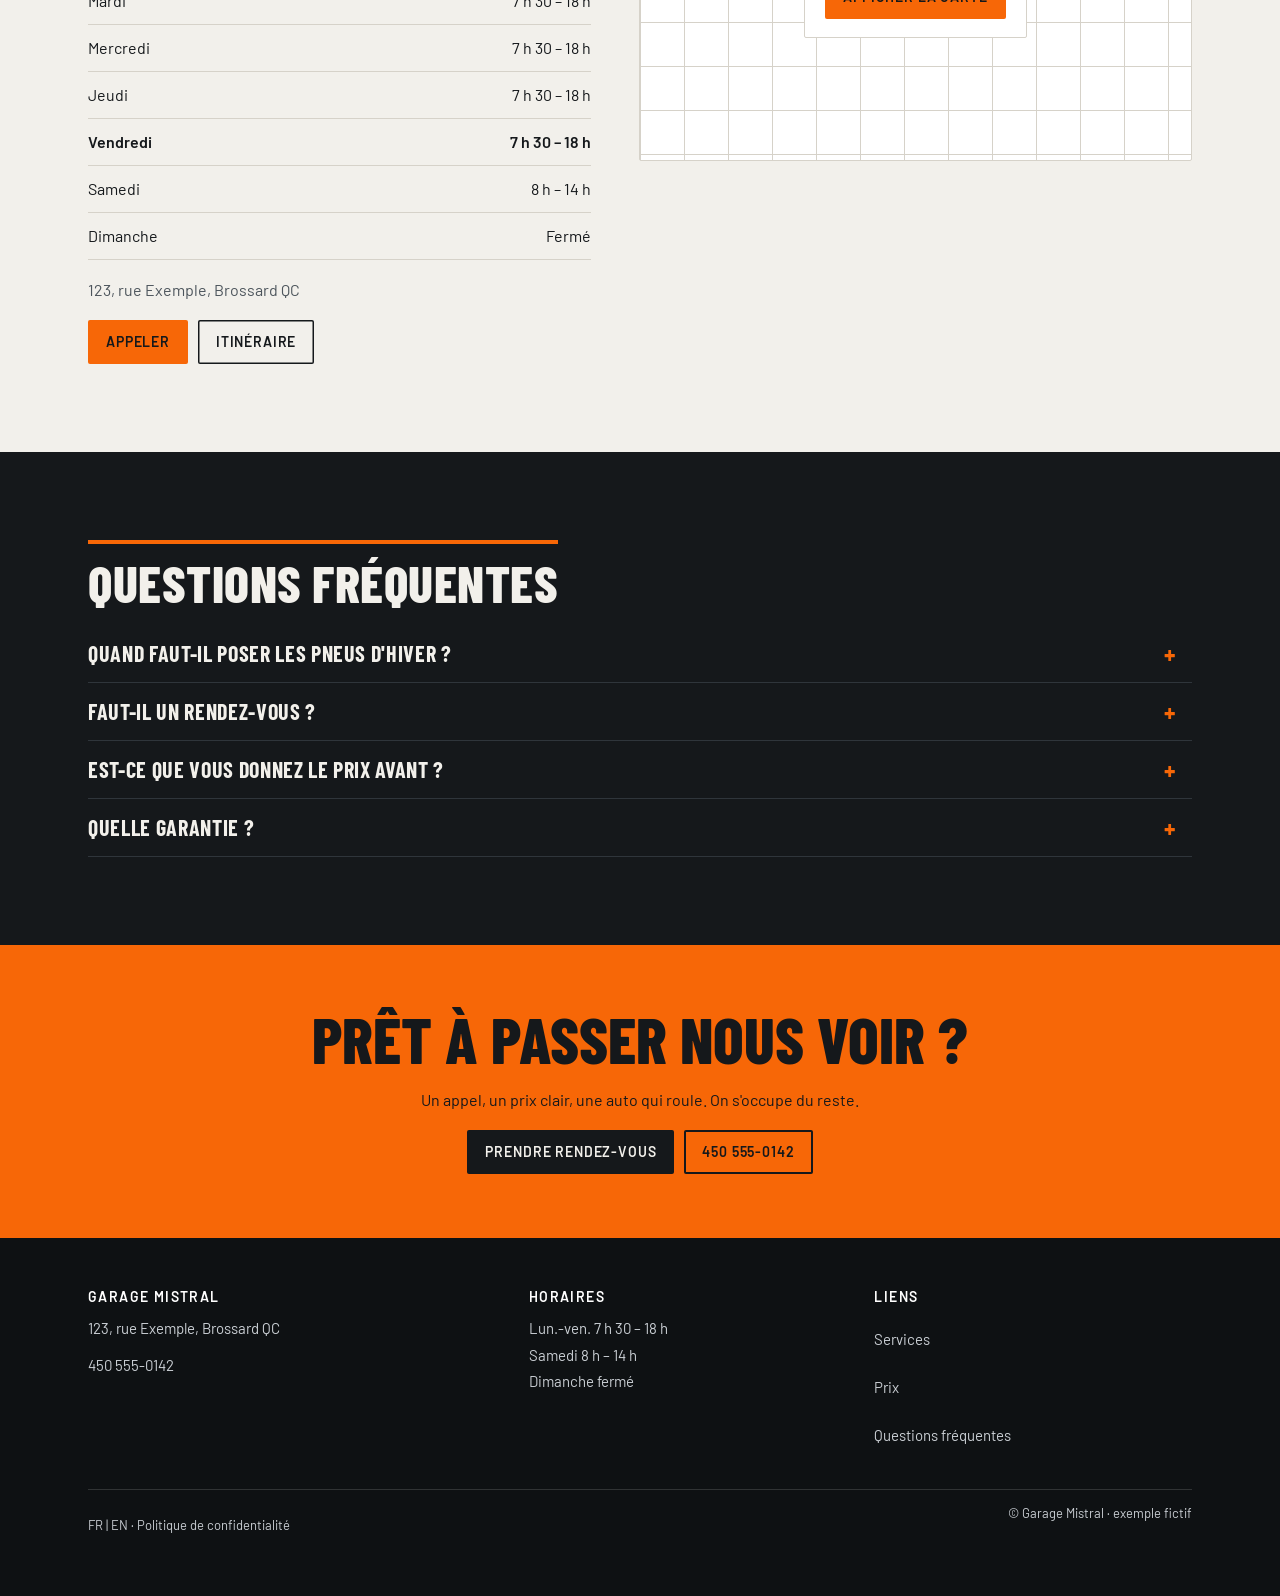
<file: modeles/garage.html>
<!doctype html>
<html lang="fr">
<head>
<meta charset="utf-8">
<meta name="viewport" content="width=device-width, initial-scale=1">
<meta name="robots" content="noindex,nofollow">
<meta name="description" content="Exemple de site pour un garage à Brossard : services, prix affichés et rendez-vous.">
<title>Garage Mistral · Garage à Brossard (exemple)</title>
<style>
@font-face{font-family:"Barlow Condensed";src:url(../fonts/barlow-condensed-latin-700-normal.woff2) format("woff2");font-weight:700;font-display:swap}
@font-face{font-family:"Barlow Condensed";src:url(../fonts/barlow-condensed-latin-800-normal.woff2) format("woff2");font-weight:800;font-display:swap}
@font-face{font-family:"Barlow";src:url(../fonts/barlow-latin-400-normal.woff2) format("woff2");font-weight:400;font-display:swap}
@font-face{font-family:"Barlow";src:url(../fonts/barlow-latin-500-normal.woff2) format("woff2");font-weight:500;font-display:swap}
@font-face{font-family:"Barlow";src:url(../fonts/barlow-latin-600-normal.woff2) format("woff2");font-weight:600;font-display:swap}

*{box-sizing:border-box;margin:0}
html{-webkit-text-size-adjust:100%;scroll-behavior:smooth}
body{background:#fff;color:#1a1a1a;font:16px/1.5 system-ui,-apple-system,"Segoe UI",sans-serif}
.kit{display:flex;justify-content:space-between;align-items:center;gap:12px;flex-wrap:wrap;background:#ecebe7;color:#55555a;font:500 13px/1.3 system-ui,sans-serif;padding:0 16px;border-bottom:1px solid #d6d4cc}
.kit a{display:inline-flex;align-items:center;min-height:44px;color:#1a1a1a;font-weight:600;text-decoration:none}
.kit a:hover{text-decoration:underline}
.site{container-type:inline-size;overflow-x:clip}
.site a{color:inherit;text-decoration:none}
.site img{display:block;max-width:100%}
.s-wrap{max-width:1200px;margin:0 auto;padding:0 20px}
.s-sec{background:var(--bg);color:var(--txt);padding:56px 0}
.s-sec h2{margin-bottom:10px}
.s-lead{color:var(--mut);max-width:38em;margin-bottom:28px}
.s-grid{display:grid;gap:14px}
.s-card{background:var(--card);border:1px solid var(--line);padding:20px}
.s-card h3{margin-bottom:6px}
.s-card p{color:var(--mut)}
.s-ico{width:48px;height:48px;display:grid;place-items:center;margin-bottom:14px}
.s-ico svg{width:26px;height:26px;fill:none;stroke:currentColor;stroke-width:1.8;stroke-linecap:round;stroke-linejoin:round}
.s-prix{display:block;margin:8px 0 6px;line-height:1}
.s-prix small{font-size:.4em;font-weight:600;margin-right:.3em;letter-spacing:.02em}
.s-fine{margin-top:18px;color:var(--mut);font-size:14px}
.s-etapes{counter-reset:e}
.s-etape{position:relative;padding-top:6px}
.s-etape::before{counter-increment:e;content:counter(e);display:grid;place-items:center;width:44px;height:44px;margin-bottom:12px;font-weight:800}
.s-tag{display:inline-block;font-size:12px;font-weight:700;letter-spacing:.06em;text-transform:uppercase;padding:4px 9px;margin-bottom:12px}
.s-etoiles{letter-spacing:2px;margin-bottom:8px}
.s-quote{color:var(--txt)!important;margin-bottom:12px}
.s-auteur{font-weight:600;font-size:15px}
.s-pastille{display:inline-flex;align-items:center;gap:8px;font-weight:700;font-size:14px;padding:6px 12px;margin-bottom:16px}
.s-pastille i{width:9px;height:9px;border-radius:50%;background:currentColor}
.s-horaires{list-style:none;padding:0;margin:0 0 18px}
.s-horaires li{display:flex;justify-content:space-between;gap:12px;padding:11px 0;border-bottom:1px solid var(--line)}
.s-horaires li.auj{font-weight:700}
.s-adresse{margin-bottom:18px;color:var(--mut)}
.s-carte{position:relative;min-height:280px;display:grid;place-items:center;text-align:center;padding:20px;border:1px solid var(--line);background:
 linear-gradient(var(--line) 1px,transparent 1px) 0 0/44px 44px,linear-gradient(90deg,var(--line) 1px,transparent 1px) 0 0/44px 44px,var(--card)}
.s-carte-in{display:grid;gap:12px;justify-items:center;background:var(--card);padding:18px 20px;border:1px solid var(--line)}
.s-carte-in b{font-size:14px;color:var(--mut);font-weight:600}
.s-faq details{border-bottom:1px solid var(--line)}
.s-faq summary{list-style:none;cursor:pointer;display:flex;justify-content:space-between;align-items:center;gap:16px;min-height:56px;padding:12px 0;font-weight:600;font-size:18px}
.s-faq summary::-webkit-details-marker{display:none}
.s-faq summary::after{content:"+";font-size:26px;line-height:1;flex:none;width:44px;text-align:center}
.s-faq details[open] summary::after{content:"\2212"}
.s-faq p{padding:0 44px 18px 0;color:var(--mut);max-width:44em}
.s-cta{padding:64px 0;text-align:center}
.s-cta .s-wrap{display:grid;gap:18px;justify-items:center}
.s-cta p{max-width:32em}
.s-actions{display:flex;flex-wrap:wrap;gap:10px;justify-content:center}
.s-foot{background:var(--foot);color:#c9ced3;padding:48px 0 110px;font-size:15px}
.s-foot .s-wrap{display:grid;gap:28px}
.s-foot h4{color:#fff;margin-bottom:10px;font-size:14px;letter-spacing:.1em;text-transform:uppercase}
.s-foot p,.s-foot li{margin-bottom:4px}
.s-foot ul{list-style:none;padding:0}
.s-foot a{display:inline-flex;align-items:center;min-height:44px}
.s-foot a:hover{text-decoration:underline}
.s-foot .s-bas{display:flex;flex-wrap:wrap;gap:4px 20px;justify-content:space-between;border-top:1px solid rgba(255,255,255,.14);padding-top:14px;font-size:13px}
.s-barre{position:fixed;left:0;right:0;bottom:0;z-index:30;display:grid;grid-template-columns:1fr 1fr;gap:8px;padding:8px 12px calc(8px + env(safe-area-inset-bottom));background:var(--barre);box-shadow:0 -6px 20px rgba(0,0,0,.18)}
.s-barre .btn{width:100%}
.toast{position:fixed;left:50%;bottom:84px;transform:translate(-50%,12px);z-index:40;max-width:calc(100vw - 32px);background:#101418;color:#fff;font:600 15px/1.35 system-ui,sans-serif;padding:12px 18px;border-radius:10px;opacity:0;pointer-events:none;transition:opacity .25s,transform .25s;text-align:center}
.toast.on{opacity:1;transform:translate(-50%,0)}
.site :focus-visible{outline:3px solid var(--focus);outline-offset:3px}
.js-rv .rv{opacity:0;transform:translateY(16px);transition:opacity .6s cubic-bezier(.2,.7,.2,1),transform .6s cubic-bezier(.2,.7,.2,1)}
.js-rv .rv.vu{opacity:1;transform:none}
.titre-anim span{display:inline-block;opacity:0;transform:translateY(.35em);animation:mot .8s cubic-bezier(.2,.7,.2,1) forwards;animation-delay:calc(var(--i,0) * 75ms + 200ms)}
@keyframes mot{to{opacity:1;transform:none}}
.anim-fin .titre-anim span{opacity:1;transform:none;animation:none}
.photo-anim{animation:pose 2s cubic-bezier(.2,.7,.2,1) both}
@keyframes pose{from{transform:scale(1.08)}to{transform:scale(1)}}
@media (prefers-reduced-motion:reduce){html{scroll-behavior:auto}.titre-anim span{opacity:1;transform:none;animation:none}.photo-anim{animation:none}.js-rv .rv{opacity:1;transform:none;transition:none}.toast{transition:none}}
@container (min-width:600px){.g-serv,.g-prix{grid-template-columns:repeat(2,1fr)}}
@container (min-width:700px){
 .s-wrap{padding:0 48px}.s-sec{padding:88px 0}
 .g-etapes,.g-avis{grid-template-columns:repeat(3,1fr);gap:24px}
 .s-foot .s-wrap{grid-template-columns:1.3fr 1fr 1fr}
 .s-foot{padding-bottom:48px}
 .s-barre{display:none}
 .toast{bottom:28px}
 .g-hor{display:grid;grid-template-columns:1fr 1.1fr;gap:48px;align-items:start}
 .s-carte{min-height:360px}
}
@container (min-width:960px){.g-serv{grid-template-columns:repeat(3,1fr)}.g-prix{grid-template-columns:repeat(4,1fr)}}


.d-atelier{--fond:#15181b;--clair:#f2f0eb;--accent:#f76707;--gris:#9aa3ab;--bg:#15181b;--txt:#f2f0eb;--mut:#b4bcc3;--card:#1e2327;--line:#2f353b;--foot:#0e1113;--barre:#15181b;--focus:#f76707;font-family:"Barlow",sans-serif;color:var(--clair);background:var(--fond)}
.d-atelier .s-sec.alt{--bg:#f2f0eb;--txt:#15181b;--mut:#4d555c;--card:#fff;--line:#d6d2c9;--focus:#15181b}
.d-atelier .s-sec h2{font:800 clamp(34px,9cqi,52px)/.95 "Barlow Condensed",sans-serif;text-transform:uppercase;letter-spacing:.01em;padding-top:14px;border-top:4px solid var(--accent);display:table;margin-bottom:14px}
.d-atelier .s-card{border-radius:2px;border-top:3px solid var(--accent)}
.d-atelier .s-card h3,.d-atelier .s-etape h3{font:700 24px/1.05 "Barlow Condensed",sans-serif;text-transform:uppercase;letter-spacing:.03em}
.d-atelier .s-ico{background:#15181b;color:var(--accent);border-radius:2px}
.d-atelier .s-prix{font:800 52px/1 "Barlow Condensed",sans-serif;color:var(--txt)}
.d-atelier .s-prix small{font-family:"Barlow",sans-serif;text-transform:uppercase;font-size:14px;color:var(--mut)}
.d-atelier .s-etape{border-left:3px solid var(--accent);padding:0 0 0 18px}
.d-atelier .s-etape::before{background:var(--accent);color:#15181b;font:800 26px "Barlow Condensed",sans-serif;border-radius:2px}
.d-atelier .s-etape p{color:var(--mut)}
.d-atelier .s-tag{background:#15181b;color:#f2f0eb;border-radius:2px}
.d-atelier .s-etoiles{color:var(--accent)}
.d-atelier .alt .s-etoiles{color:#c24d00}
.d-atelier .s-pastille{border-radius:2px;background:#15181b;color:#f2f0eb}
.d-atelier .s-pastille.ouvert i{background:#4ade80}.d-atelier .s-pastille.ferme i{background:#f87171}
.d-atelier .s-carte,.d-atelier .s-carte-in{border-radius:2px}
.d-atelier .s-faq summary{font-family:"Barlow Condensed",sans-serif;font-size:22px;font-weight:700;text-transform:uppercase;letter-spacing:.03em}
.d-atelier .s-faq summary::after{color:var(--accent)}
.d-atelier .s-cta{background:var(--accent);color:#15181b}
.d-atelier .s-cta h2{font:800 clamp(38px,10cqi,64px)/.95 "Barlow Condensed",sans-serif;text-transform:uppercase}
.d-atelier .s-cta :focus-visible{outline-color:#15181b}
.d-atelier .btn{display:inline-flex;justify-content:center;align-items:center;min-height:44px;cursor:pointer;background:var(--accent);color:var(--fond);font:700 14px/1 "Barlow",sans-serif;letter-spacing:.06em;text-transform:uppercase;padding:13px 18px;border-radius:2px;border:0}
.d-atelier .btn.ghost{background:transparent;color:var(--txt);box-shadow:inset 0 0 0 1.5px currentColor}
.d-atelier .s-barre .btn.ghost{color:#f2f0eb}
.d-atelier .s-cta .btn{background:#15181b;color:#f2f0eb}
.d-atelier .s-cta .btn.ghost{background:transparent;color:#15181b;box-shadow:inset 0 0 0 2px #15181b}
.d-atelier .s-bandeau{display:flex;flex-wrap:wrap;justify-content:space-between;gap:2px 12px;background:var(--accent);color:var(--fond);font:600 13px/1.3 "Barlow",sans-serif;padding:8px 20px}
.d-atelier .s-bandeau a{display:inline-flex;align-items:center;min-height:28px;font-weight:700}
.d-atelier .s-head{display:flex;align-items:center;gap:20px;padding:14px 20px;border-bottom:1px solid #2b3036}
.at-logo{display:grid;line-height:1}
.at-logo b{font:800 26px/1 "Barlow Condensed",sans-serif;letter-spacing:.06em}
.at-logo span{font-size:10px;letter-spacing:.16em;text-transform:uppercase;color:var(--gris);margin-top:4px}
.d-atelier .s-nav{display:none;gap:6px;margin-left:auto;font:600 13px "Barlow",sans-serif;letter-spacing:.08em;text-transform:uppercase;color:#c9ced3}
.d-atelier .s-nav a{display:inline-flex;align-items:center;min-height:44px;padding:0 10px}
.d-atelier .s-head .btn{margin-left:auto;padding:11px 14px}
.d-atelier .lg{opacity:.75}
@container (min-width:700px){
 .d-atelier .s-bandeau,.d-atelier .s-head{padding-left:48px;padding-right:48px}
 .d-atelier .s-nav{display:flex}.d-atelier .s-head .btn{margin-left:0}
}


.at-hero{position:relative;overflow:hidden;min-height:700px;display:grid}
.at-photo{position:absolute;inset:0;width:100%;height:100%;object-fit:cover;object-position:65% center}
.at-voile{position:absolute;inset:0;background:linear-gradient(180deg,rgba(21,24,27,.25) 0%,rgba(21,24,27,.82) 40%,rgba(21,24,27,.96) 100%)}
.at-contenu{position:relative;display:grid;gap:28px;align-content:end;padding:150px 20px 28px}
.at-sur{color:var(--accent);font:600 12px "Barlow",sans-serif;letter-spacing:.16em;text-transform:uppercase}
.d-atelier h1{font:800 13.5cqi/.9 "Barlow Condensed",sans-serif;text-transform:uppercase;letter-spacing:-.005em;margin:.25em 0 .3em}
.at-sous{color:#c9ced3;font-size:17px;max-width:30em}
.at-note{display:inline-flex;gap:8px;align-items:center;margin-top:16px;padding:8px 12px;border:1px solid rgba(242,240,235,.18);background:rgba(242,240,235,.06);font:600 14px "Barlow",sans-serif}
.at-note .etoiles{color:var(--accent);letter-spacing:2px}
.at-rappel{background:var(--clair);color:var(--fond);padding:20px;border-top:4px solid var(--accent);border-radius:2px;display:grid;gap:12px}
.at-rappel-titre{font:700 24px/1 "Barlow Condensed",sans-serif;text-transform:uppercase;letter-spacing:.02em}
.at-rappel label{font:600 12px "Barlow",sans-serif;letter-spacing:.08em;text-transform:uppercase;color:#5b636b}
.at-rappel input,.at-rappel select{display:block;width:100%;margin-top:6px;height:46px;border:1.5px solid #c9c4ba;background:#fff;border-radius:2px;padding:0 12px;font:500 16px "Barlow",sans-serif;color:var(--fond)}
.at-rappel .btn{width:100%;padding:15px}
.at-petit{font-size:13px;color:#5b636b}
@container (min-width:700px){
  .at-hero{min-height:600px}
  .at-voile{background:linear-gradient(90deg,rgba(21,24,27,.94) 0%,rgba(21,24,27,.78) 42%,rgba(21,24,27,.2) 100%)}
  .at-contenu{grid-template-columns:1.3fr minmax(280px,.8fr);align-items:end;gap:56px;padding:72px 48px 56px}
  .d-atelier h1{font-size:7.4cqi}
}

</style>
</head>
<body>

<div class="kit"><a href="../exemples.html">← Exemples</a><span>Exemple fictif : ce commerce n'existe pas</span></div>
<div class="site d-atelier">
<div class="s-bandeau"><span data-auj>Lun.-ven. · 7 h 30 – 18 h</span><a href="tel:450-555-0142">450 555-0142</a></div>
<header class="s-head"><a class="at-logo" href="#"><b>MISTRAL</b><span>Garage · Brossard</span></a><nav class="s-nav" aria-label="Navigation"><a href="#services">Services</a><a href="#prix">Prix</a><a href="#avis">Avis</a><a href="#contact">Contact</a><a class="lg" href="#" data-demo="Exemple : la version anglaise n'existe pas dans cette démo.">EN</a></nav><button class="btn" type="button" data-demo="Exemple : la prise de rendez-vous n'est pas branchée.">Prendre RDV</button></header>
<section class="at-hero">
    <img class="at-photo photo-anim" src="img/garage-hero.jpg" alt="Mécanicien au travail sous un capot">
    <div class="at-voile"></div>
    <div class="at-contenu">
      <div>
        <p class="at-sur">Mécanique · Freins · Pneus · Diagnostic</p>
        <h1 class="titre-anim"><span>Votre</span> <span>auto</span> <span>entre</span> <span>de</span> <span>bonnes</span> <span>mains.</span></h1>
        <p class="at-sous">Le prix est affiché avant les travaux. Pièces et main-d'œuvre garanties 12 mois.</p>
        <p class="at-note"><span class="etoiles">★★★★★</span> 4,8 · 212 avis Google</p>
      </div>
      <form class="at-rappel" onsubmit="return false">
        <p class="at-rappel-titre">On vous rappelle</p>
        <label>Nom<input placeholder="Votre nom" autocomplete="off"></label>
        <label>Téléphone<input placeholder="450 …" inputmode="tel" autocomplete="off"></label>
        <label>Pour quoi ?<select><option>Entretien</option><option>Freins</option><option>Pneus</option><option>Bruit ou voyant allumé</option></select></label>
        <button class="btn" type="button" data-demo="Exemple : ce formulaire n'envoie rien.">Rappelez-moi</button>
        <p class="at-petit">Réponse le jour même, du lundi au samedi.</p>
      </form>
    </div>
  </section>
<section class="s-sec alt" id="services"><div class="s-wrap"><h2 class="rv">Nos services</h2><p class="s-lead rv">De l'entretien courant au diagnostic, tout se fait au même endroit.</p><div class="s-grid g-serv"><div class="s-card rv"><span class="s-ico"><svg viewBox="0 0 24 24" aria-hidden="true"><path d="M12 3s6 6.5 6 11a6 6 0 0 1-12 0c0-4.5 6-11 6-11z"/><path d="M9.5 14.5a2.5 2.5 0 0 0 2.5 2.5"/></svg></span><h3>Entretien et vidange</h3><p>Huile, filtres et inspection complète de votre véhicule.</p></div><div class="s-card rv"><span class="s-ico"><svg viewBox="0 0 24 24" aria-hidden="true"><circle cx="12" cy="12" r="9"/><circle cx="12" cy="12" r="3"/><path d="M12 3v3M12 18v3M3 12h3M18 12h3"/></svg></span><h3>Freins</h3><p>Plaquettes, disques et liquide, testés avant de repartir.</p></div><div class="s-card rv"><span class="s-ico"><svg viewBox="0 0 24 24" aria-hidden="true"><circle cx="12" cy="12" r="9"/><circle cx="12" cy="12" r="4.5"/><path d="M12 3v4.5M12 16.5V21M3 12h4.5M16.5 12H21"/></svg></span><h3>Pneus et alignement</h3><p>Pose, équilibrage et alignement, été comme hiver.</p></div><div class="s-card rv"><span class="s-ico"><svg viewBox="0 0 24 24" aria-hidden="true"><rect x="3" y="5" width="18" height="12" rx="2"/><path d="M7 11h3l1.5-3 2 6 1.5-3H17M9 21h6M12 17v4"/></svg></span><h3>Diagnostic électronique</h3><p>Voyant allumé ? On lit le code et on vous explique.</p></div><div class="s-card rv"><span class="s-ico"><svg viewBox="0 0 24 24" aria-hidden="true"><path d="M9 3h6M9 21h6M12 3v2M12 19v2M8 7l8 2-8 3 8 3-8 2"/></svg></span><h3>Suspension et direction</h3><p>Amortisseurs, rotules et bruits suspects réglés.</p></div><div class="s-card rv"><span class="s-ico"><svg viewBox="0 0 24 24" aria-hidden="true"><path d="M12 3v18M4.2 7.5l15.6 9M4.2 16.5l15.6-9M9.5 4.5 12 6.5l2.5-2M9.5 19.5 12 17.5l2.5 2"/></svg></span><h3>Climatisation</h3><p>Recharge et vérification, pour rouler au frais.</p></div></div></div></section>
<section class="s-sec" id="prix"><div class="s-wrap"><h2 class="rv">Des prix affichés, sans surprise</h2><p class="s-lead rv">Voici quelques prix de départ. On confirme le montant exact avant de toucher à votre auto.</p><div class="s-grid g-prix"><div class="s-card rv"><p>Vidange d'huile synthétique</p><b class="s-prix"><small>dès</small>79,95 $</b><p>Huile, filtre et vérification des niveaux.</p></div><div class="s-card rv"><p>Pose et équilibrage de 4 pneus</p><b class="s-prix"><small>dès</small>59,95 $</b><p>Pneus d'été ou d'hiver, sur jantes.</p></div><div class="s-card rv"><p>Plaquettes de freins avant</p><b class="s-prix"><small>dès</small>189 $</b><p>Pièces et main-d'œuvre incluses.</p></div><div class="s-card rv"><p>Diagnostic électronique</p><b class="s-prix"><small>dès</small>89 $</b><p>Lecture des codes et rapport clair.</p></div></div><p class="s-fine">Prix d'exemple, taxes en sus.</p></div></section>
<section class="s-sec alt" id="comment"><div class="s-wrap"><h2 class="rv">Comment ça marche</h2><div class="s-grid g-etapes s-etapes" style="margin-top:24px"><div class="s-etape rv"><h3>Prenez rendez-vous</h3><p>En ligne ou par téléphone, à l'heure qui vous convient.</p></div><div class="s-etape rv"><h3>On vous appelle avec le prix</h3><p>Vous approuvez le montant avant que les travaux commencent.</p></div><div class="s-etape rv"><h3>Vous repartez tranquille</h3><p>Travail garanti 12 mois, pièces et main-d'œuvre.</p></div></div></div></section>
<section class="s-sec" id="avis"><div class="s-wrap"><h2 class="rv">Ce que disent nos clients</h2><p class="s-lead rv">Trois exemples d'avis, pour montrer la mise en page.</p><div class="s-grid g-avis"><figure class="s-card rv"><span class="s-tag">Avis d'exemple</span><p class="s-etoiles" aria-label="5 étoiles">★★★★★</p><blockquote><p class="s-quote">Prix donné avant les travaux et respecté. Auto prête à l'heure prévue.</p></blockquote><figcaption class="s-auteur">Marc-André T.</figcaption></figure><figure class="s-card rv"><span class="s-tag">Avis d'exemple</span><p class="s-etoiles" aria-label="5 étoiles">★★★★★</p><blockquote><p class="s-quote">Enfin un garage qui explique ce qu'il fait. Je reviens à coup sûr.</p></blockquote><figcaption class="s-auteur">Sophie L.</figcaption></figure><figure class="s-card rv"><span class="s-tag">Avis d'exemple</span><p class="s-etoiles" aria-label="5 étoiles">★★★★★</p><blockquote><p class="s-quote">Pneus d'hiver posés en 45 minutes, accueil très sympathique.</p></blockquote><figcaption class="s-auteur">Karim B.</figcaption></figure></div></div></section>
<section class="s-sec alt" id="contact"><div class="s-wrap g-hor"><div><h2 class="rv">Nous trouver</h2><p class="s-pastille" data-statut>Horaires</p><ul class="s-horaires"><li data-j="1"><span>Lundi</span><span>7 h 30 – 18 h</span></li><li data-j="2"><span>Mardi</span><span>7 h 30 – 18 h</span></li><li data-j="3"><span>Mercredi</span><span>7 h 30 – 18 h</span></li><li data-j="4"><span>Jeudi</span><span>7 h 30 – 18 h</span></li><li data-j="5"><span>Vendredi</span><span>7 h 30 – 18 h</span></li><li data-j="6"><span>Samedi</span><span>8 h – 14 h</span></li><li data-j="0"><span>Dimanche</span><span>Fermé</span></li></ul><p class="s-adresse">123, rue Exemple, Brossard QC</p><div class="s-actions" style="justify-content:flex-start"><a class="btn" href="tel:450-555-0142">Appeler</a><button class="btn ghost" type="button" data-demo="Exemple : l'itinéraire s'ouvrirait ici.">Itinéraire</button></div></div>
<div class="s-carte rv" data-carte><div class="s-carte-in"><b>Carte · s'affiche au clic</b><button class="btn" type="button" data-carte-btn>Afficher la carte</button></div></div></div></section>
<section class="s-sec" id="faq"><div class="s-wrap"><h2 class="rv">Questions fréquentes</h2><div class="s-faq rv" style="margin-top:18px"><details><summary>Quand faut-il poser les pneus d'hiver ?</summary><p>Ils sont obligatoires au Québec du 1er décembre au 15 mars. Prenez rendez-vous dès novembre pour éviter la file.</p></details><details><summary>Faut-il un rendez-vous ?</summary><p>C'est recommandé pour l'entretien et les freins. En cas d'urgence, appelez-nous : on vous trouve une place le jour même si possible.</p></details><details><summary>Est-ce que vous donnez le prix avant ?</summary><p>Oui, toujours. On vous appelle avec le montant et on ne commence rien sans votre accord.</p></details><details><summary>Quelle garantie ?</summary><p>Pièces et main-d'œuvre sont garanties 12 mois sur tous nos travaux.</p></details></div></div></section>
<section class="s-cta"><div class="s-wrap"><h2 class="rv">Prêt à passer nous voir ?</h2><p class="rv">Un appel, un prix clair, une auto qui roule. On s'occupe du reste.</p><div class="s-actions rv"><button class="btn" type="button" data-demo="Exemple : la prise de rendez-vous n'est pas branchée.">Prendre rendez-vous</button><a class="btn ghost" href="tel:450-555-0142">450 555-0142</a></div></div></section>
<footer class="s-foot"><div class="s-wrap"><div><h4>Garage Mistral</h4><p>123, rue Exemple, Brossard QC</p><p><a href="tel:450-555-0142">450 555-0142</a></p></div><div><h4>Horaires</h4><p>Lun.-ven. 7 h 30 – 18 h</p><p>Samedi 8 h – 14 h</p><p>Dimanche fermé</p></div><div><h4>Liens</h4><ul><li><a href="#services">Services</a></li><li><a href="#prix">Prix</a></li><li><a href="#faq">Questions fréquentes</a></li></ul></div><div class="s-bas" style="grid-column:1/-1"><span>FR | <a href="#" data-demo="Exemple : la version anglaise n'existe pas dans cette démo.">EN</a> · <a href="#" data-demo="Exemple : la politique de confidentialité s'afficherait ici.">Politique de confidentialité</a></span><span>© Garage Mistral · exemple fictif</span></div></div></footer>
<div class="s-barre"><a class="btn ghost" href="tel:450-555-0142">Appeler</a><button class="btn" type="button" data-demo="Exemple : la prise de rendez-vous n'est pas branchée.">Prendre RDV</button></div>
</div>
<div class="toast" role="status" aria-live="polite"></div>

<script>
(function(){
var d=document,rm=matchMedia('(prefers-reduced-motion:reduce)').matches;
d.querySelectorAll('.titre-anim span').forEach(function(m,i){m.style.setProperty('--i',i)});setTimeout(function(){document.documentElement.classList.add('anim-fin')},2600);
var t=d.querySelector('.toast'),tt;
function toast(m){t.textContent=m;t.classList.add('on');clearTimeout(tt);tt=setTimeout(function(){t.classList.remove('on')},3200)}
d.addEventListener('click',function(e){var b=e.target.closest('[data-demo]');if(b){e.preventDefault();toast(b.dataset.demo)}});
var cb=d.querySelector('[data-carte-btn]');
if(cb)cb.addEventListener('click',function(){cb.closest('.s-carte-in').innerHTML='<b>Exemple : la carte s\u2019afficherait ici.</b>'});
var H={0:null,1:[450,1080],2:[450,1080],3:[450,1080],4:[450,1080],5:[450,1080],6:[480,840]};
function f(m){var h=Math.floor(m/60),n=m%60;return h+' h'+(n?' '+n:'')}
var n=new Date(),j=n.getDay(),mi=n.getHours()*60+n.getMinutes(),o=H[j],ouvert=!!o&&mi>=o[0]&&mi<o[1];
var p=d.querySelector('[data-statut]');
if(p){p.textContent=ouvert?'Ouvert maintenant \u00b7 ferme \u00e0 '+f(o[1]):'Ferm\u00e9 en ce moment';p.classList.add(ouvert?'ouvert':'ferme')}
var a=d.querySelector('[data-auj]');
if(a)a.textContent=o?(ouvert?'Ouvert aujourd\u2019hui':'Aujourd\u2019hui')+' \u00b7 '+f(o[0])+' \u2013 '+f(o[1]):'Ferm\u00e9 aujourd\u2019hui';
var li=d.querySelector('.s-horaires li[data-j="'+j+'"]');if(li)li.classList.add('auj');
if(!rm&&'IntersectionObserver' in window){
 d.documentElement.classList.add('js-rv');
 var io=new IntersectionObserver(function(es){es.forEach(function(x){if(x.isIntersecting){x.target.classList.add('vu');io.unobserve(x.target)}})},{threshold:.12,rootMargin:'0px 0px -30px 0px'});
 d.querySelectorAll('.rv').forEach(function(el){io.observe(el)});
}
})();
</script>
</body>
</html>
</file>
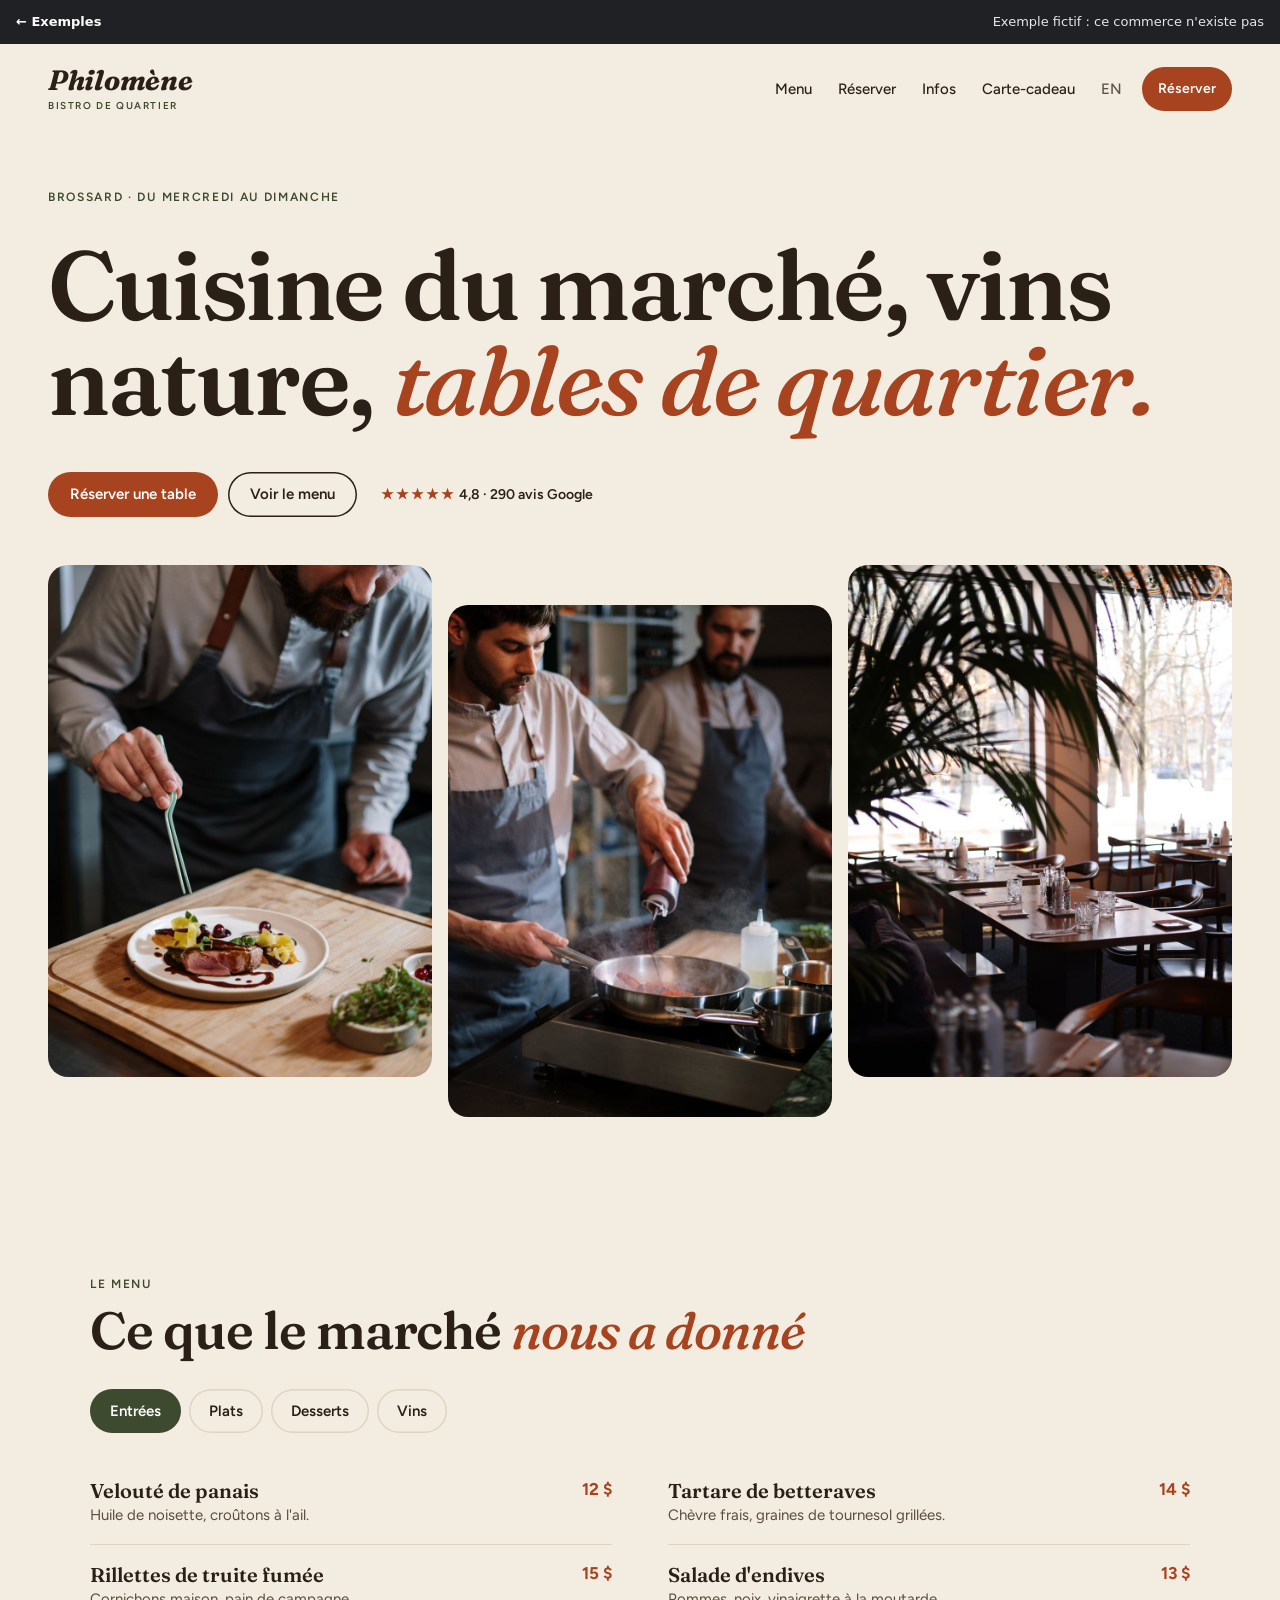
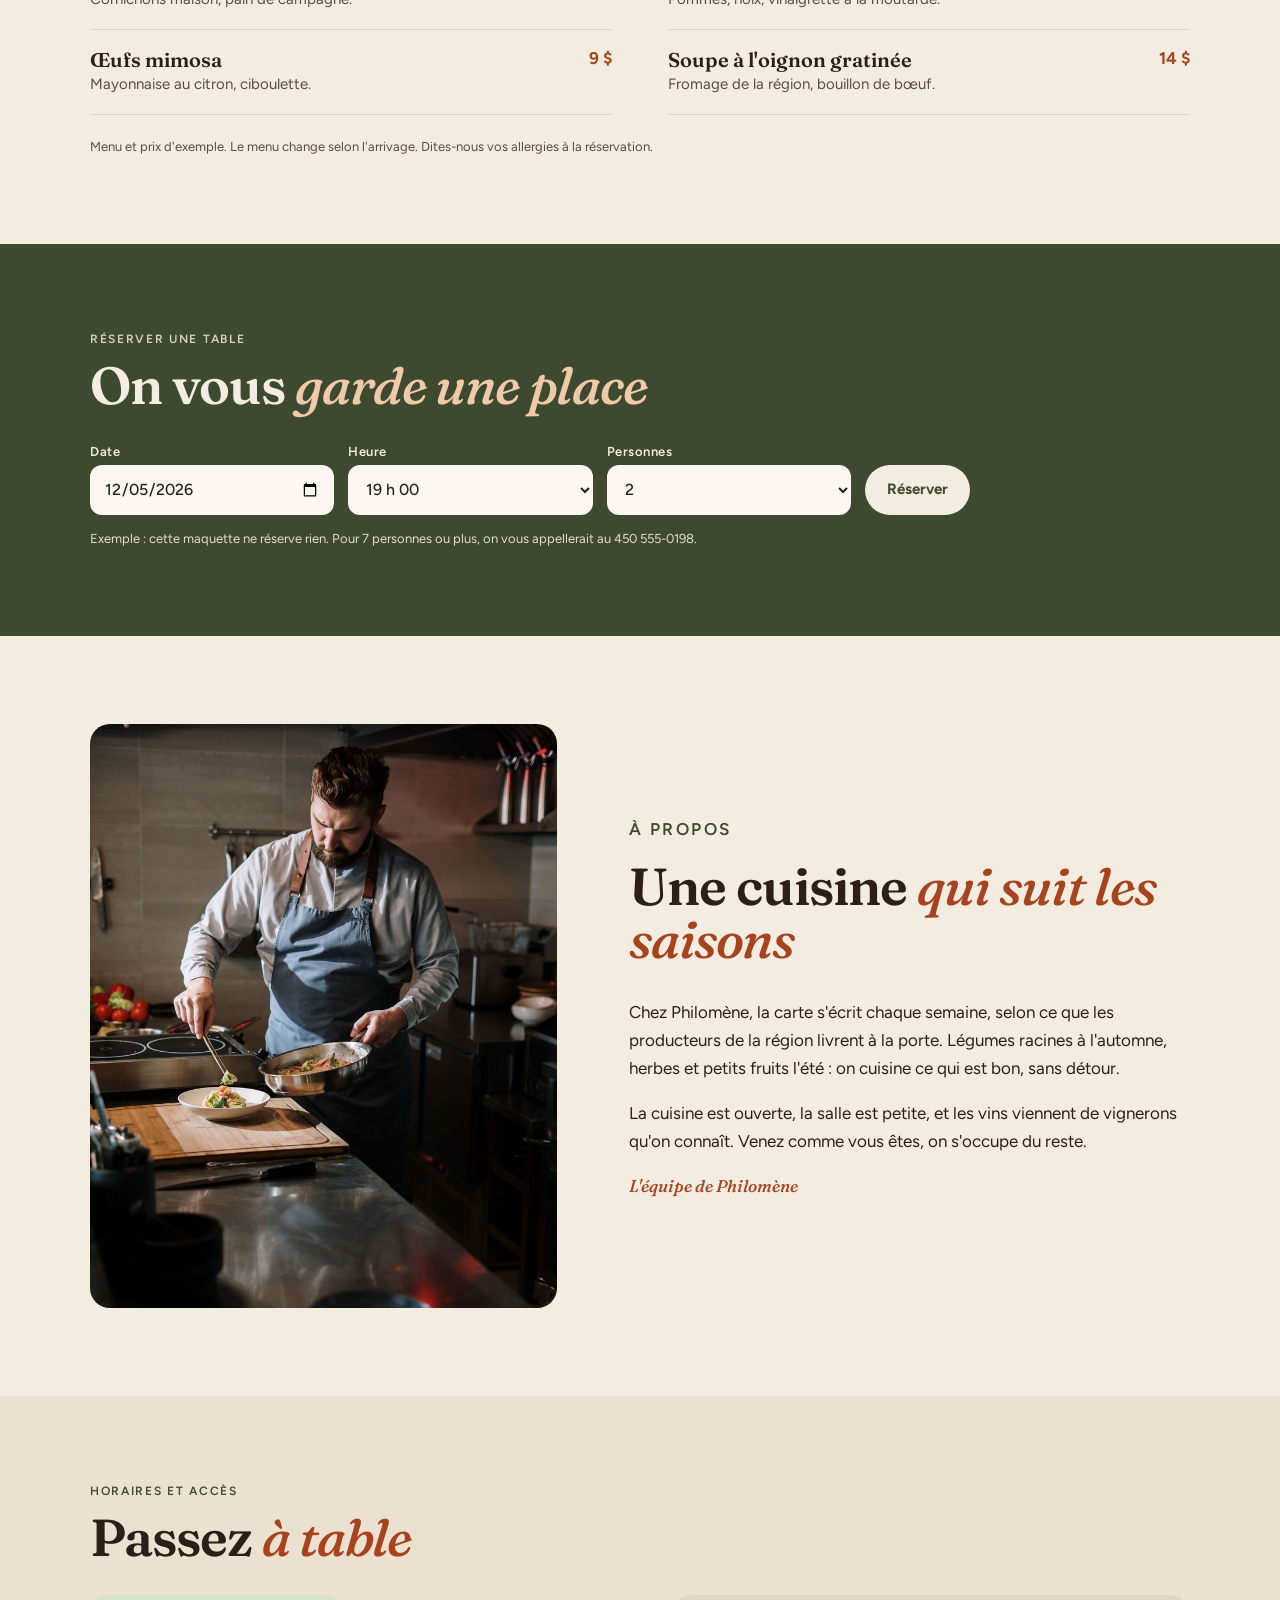
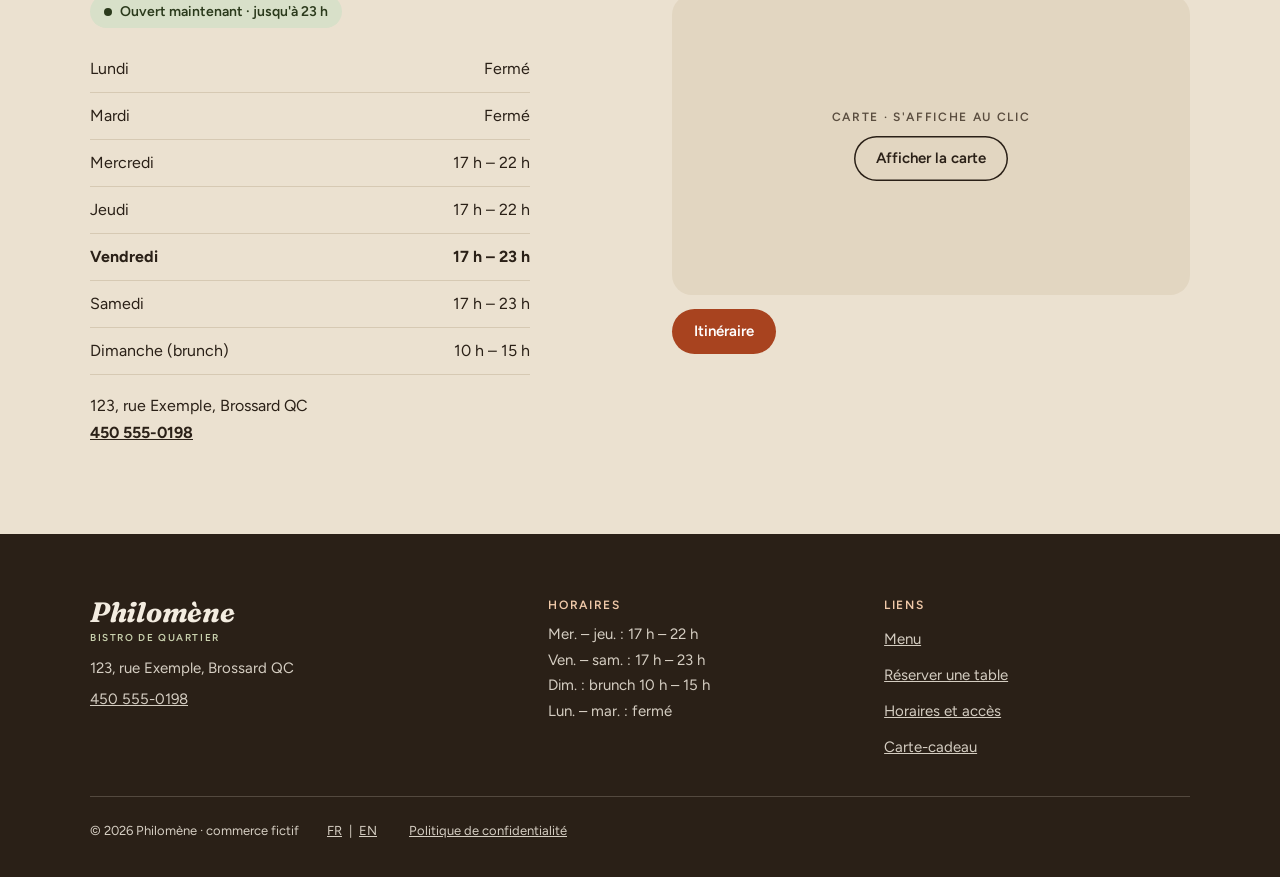
<file: modeles/restaurant.html>
<!doctype html>
<html lang="fr">
<head>
<meta charset="utf-8">
<meta name="viewport" content="width=device-width, initial-scale=1">
<meta name="robots" content="noindex,nofollow">
<title>Philomène · Bistro de quartier à Brossard (exemple)</title>
<meta name="description" content="Exemple de site pour un bistro de quartier. Commerce fictif.">
<style>
@font-face{font-family:"Fraunces";src:url(../fonts/fraunces-latin-wght-normal.woff2) format("woff2");font-weight:100 900;font-display:swap}
@font-face{font-family:"Fraunces";src:url(../fonts/fraunces-latin-wght-italic.woff2) format("woff2");font-weight:100 900;font-style:italic;font-display:swap}
@font-face{font-family:"Figtree";src:url(../fonts/figtree-latin-wght-normal.woff2) format("woff2");font-weight:300 900;font-display:swap}

*{box-sizing:border-box;margin:0}
html{scroll-behavior:smooth}
body{background:#f3ece0;font:16px/1.5 system-ui,sans-serif}
img{max-width:100%}

/* Barre de la trousse (hors site) */
.trousse{display:flex;flex-wrap:wrap;justify-content:space-between;align-items:center;gap:0 16px;background:#202124;color:#e6e6e6;font:500 13px/1.3 system-ui,-apple-system,"Segoe UI",sans-serif;padding:0 16px}
.trousse a{color:#fff;text-decoration:none;display:inline-flex;align-items:center;min-height:44px;font-weight:600}
.trousse a:hover{text-decoration:underline}

.site{container-type:inline-size}
a{color:inherit}
.photo-anim{animation:pose 2s cubic-bezier(.2,.7,.2,1) both}
@keyframes pose{from{transform:scale(1.08)}to{transform:scale(1)}}
.titre-anim span{display:inline-block;opacity:0;transform:translateY(.35em);animation:mot .8s cubic-bezier(.2,.7,.2,1) forwards;animation-delay:calc(var(--i,0) * 75ms + 200ms)}
@keyframes mot{to{opacity:1;transform:none}}
.anim-fin .titre-anim span{opacity:1;transform:none;animation:none}
.js .rv{opacity:0;transform:translateY(16px);transition:opacity .7s ease,transform .7s cubic-bezier(.2,.7,.2,1)}
.js .rv.in{opacity:1;transform:none}
@media (prefers-reduced-motion:reduce){.titre-anim span{opacity:1;transform:none;animation:none}.photo-anim{animation:none}.js .rv{opacity:1;transform:none;transition:none}html{scroll-behavior:auto}}

/* ===== Bistro (planche de style, à l'identique) ===== */
.d-bistro{--creme:#f3ece0;--encre:#2a2017;--terre:#a8431f;--olive:#3d4a2f;--ligne:#e0d5c3;font-family:"Figtree",sans-serif;color:var(--encre);background:var(--creme)}
.bi-entete{display:flex;align-items:center;gap:20px;padding:16px 20px}
.bi-logo{display:grid;line-height:1;text-decoration:none}
.bi-logo b{font:700 italic 28px/1 "Fraunces",serif;letter-spacing:-.01em}
.bi-logo small{font:600 10px "Figtree",sans-serif;letter-spacing:.16em;text-transform:uppercase;color:var(--olive);margin-top:5px}
.bi-nav{display:none;gap:26px;margin-left:auto;font:500 15px "Figtree",sans-serif}
.bi-nav a{text-decoration:none;display:inline-flex;align-items:center;min-height:44px}
.bi-btn{display:inline-flex;justify-content:center;align-items:center;min-height:44px;background:var(--terre);color:#fff;font:600 15px/1 "Figtree",sans-serif;padding:15px 22px;border-radius:999px;border:0;cursor:pointer;text-decoration:none}
.bi-btn.contour{background:transparent;color:var(--encre);box-shadow:inset 0 0 0 1.5px var(--encre)}
.bi-entete .bi-btn{margin-left:auto;padding:11px 16px;font-size:14px}
.bi-hero{padding:36px 20px 48px}
.bi-sur{font:600 12px "Figtree",sans-serif;letter-spacing:.14em;text-transform:uppercase;color:var(--olive)}
.d-bistro h1{font:600 12cqi/.98 "Fraunces",serif;letter-spacing:-.025em;margin:.35em 0 .45em}
.d-bistro h1 em{font-style:italic;font-weight:500;color:var(--terre)}
.bi-ligne{display:flex;flex-wrap:wrap;align-items:center;gap:14px 24px}
.bi-actions{display:flex;flex-wrap:wrap;gap:10px}
.bi-note{font:600 14px "Figtree",sans-serif}
.bi-note b{color:var(--terre);letter-spacing:2px}
.bi-photos{display:grid;grid-template-columns:repeat(3,1fr);gap:8px;margin-top:32px;align-items:start}
.bi-photos img{width:100%;aspect-ratio:3/4;object-fit:cover;border-radius:14px}
.bi-photos img:nth-child(2){margin-top:22px}

/* ===== Sections ===== */
.bi-sec{padding:56px 20px;scroll-margin-top:0}
.bi-in{max-width:1100px;margin:0 auto}
.bi-eyebrow{font:600 12px "Figtree",sans-serif;letter-spacing:.14em;text-transform:uppercase;color:var(--olive)}
.bi-t{font:600 clamp(34px,9cqi,52px)/1.02 "Fraunces",serif;letter-spacing:-.02em;margin:.25em 0 .6em}
.bi-t em{font-style:italic;font-weight:500;color:var(--terre)}
/* menu */
.bi-onglets{display:flex;flex-wrap:wrap;gap:8px;margin-bottom:28px}
.bi-onglets button{min-height:44px;padding:0 20px;border-radius:999px;border:0;background:transparent;box-shadow:inset 0 0 0 1.5px var(--ligne);font:600 15px "Figtree",sans-serif;color:var(--encre);cursor:pointer}
.bi-onglets button[aria-selected=true]{background:var(--olive);color:#fff;box-shadow:none}
.bi-plats{list-style:none;padding:0;display:grid;gap:0 56px}
.bi-plats[hidden]{display:none}
.bi-plats li{display:grid;grid-template-columns:1fr auto;gap:2px 16px;padding:18px 0;border-bottom:1px solid var(--ligne)}
.bi-plats b{font:600 20px/1.2 "Fraunces",serif}
.bi-plats .prix{font:700 17px "Figtree",sans-serif;color:var(--terre);white-space:nowrap}
.bi-plats p{grid-column:1;font-size:15px;color:#5a4d3f;line-height:1.45}
.bi-note-menu{margin-top:22px;font-size:13px;color:#5a4d3f}
/* réservation */
.bi-resa{background:var(--olive);color:var(--creme)}
.bi-resa .bi-eyebrow{color:#d9d3b4}
.bi-resa .bi-t em{color:#f0c9a9}
.bi-resa-form{display:grid;gap:14px;max-width:880px}
.bi-resa-form label{display:grid;gap:6px;font:600 13px "Figtree",sans-serif;letter-spacing:.04em}
.bi-resa-form input,.bi-resa-form select{height:50px;border:0;border-radius:12px;padding:0 14px;font:500 16px "Figtree",sans-serif;color:var(--encre);background:#fbf7f0;width:100%}
.bi-resa-form .bi-btn{background:var(--creme);color:var(--olive);min-height:50px;font-weight:700}
.bi-resa p.petit{font-size:13px;color:#e4ddc4;margin-top:14px}
/* à propos */
.bi-apropos{display:grid;gap:28px;align-items:center}
.bi-apropos img{width:100%;aspect-ratio:4/5;object-fit:cover;border-radius:20px;display:block;object-position:50% 30%}
.bi-apropos p{font-size:17px;line-height:1.65;max-width:34em;margin-bottom:1em}
.bi-signe{font:italic 500 20px "Fraunces",serif;color:var(--terre)}
/* horaires + carte */
.bi-alt{background:#ebe1d0}
.bi-infos{display:grid;gap:32px}
.bi-statut{display:inline-flex;align-items:center;gap:8px;font:600 14px "Figtree",sans-serif;padding:8px 14px;border-radius:99px;background:#d8e0c9;color:#2b3a1c;margin-bottom:18px}
.bi-statut::before{content:"";width:8px;height:8px;border-radius:50%;background:currentColor}
.bi-statut.ferme{background:#f1d9cf;color:#7a2c1c}
.bi-hor{list-style:none;padding:0;max-width:440px}
.bi-hor li{display:flex;justify-content:space-between;gap:12px;padding:11px 0;border-bottom:1px solid #d6c9b3;font-size:16px}
.bi-hor li.auj{font-weight:700}
.bi-adr{margin-top:18px;line-height:1.65}
.bi-adr a{font-weight:700}
.bi-carte{position:relative;min-height:300px;border-radius:20px;background:#e2d6c1;overflow:hidden;display:grid;place-items:center;text-align:center;padding:20px}
.bi-carte-in{display:grid;gap:12px;justify-items:center}
.bi-carte small{font:600 12px "Figtree",sans-serif;letter-spacing:.14em;text-transform:uppercase;color:#5a4d3f}
.bi-carte svg{position:absolute;inset:0;width:100%;height:100%;display:none}
.bi-carte.on svg{display:block}.bi-carte.on .bi-carte-in{display:none}
.bi-carte-pied{position:absolute;left:12px;right:12px;bottom:12px;background:rgba(243,236,224,.95);border-radius:12px;padding:12px 16px;font-size:14px;text-align:left;display:none;gap:2px}
.bi-carte.on .bi-carte-pied{display:grid}
.bi-carte-btns{display:flex;flex-wrap:wrap;gap:10px;margin-top:14px}
/* pied */
.bi-pied{background:var(--encre);color:rgba(243,236,224,.85);padding:56px 20px 24px;font-size:15px;line-height:1.7}
.bi-pied-grille{display:grid;gap:30px;max-width:1100px;margin:0 auto}
.bi-pied .bi-logo{color:var(--creme);display:inline-grid;margin-bottom:12px}
.bi-pied .bi-logo small{color:#c9d1ae}
.bi-pied h4{font:600 12px "Figtree",sans-serif;letter-spacing:.14em;text-transform:uppercase;color:#f0c9a9;margin-bottom:10px}
.bi-pied ul{list-style:none;padding:0}
.bi-pied a{color:inherit}
.bi-pied li a,.bi-pied p a{display:inline-flex;align-items:center;min-height:36px}
.bi-legal{max-width:1100px;margin:30px auto 0;padding-top:12px;border-top:1px solid rgba(243,236,224,.2);display:flex;flex-wrap:wrap;align-items:center;gap:0 24px;font-size:13px}
.bi-legal a{display:inline-flex;align-items:center;min-height:44px;padding:0 4px}
/* barre mobile + toast */
.bi-barre{display:none}
.toast{position:fixed;left:50%;bottom:84px;transform:translate(-50%,20px);background:#2a2017;color:#fff;font:600 14px/1.35 "Figtree",system-ui,sans-serif;padding:14px 18px;border-radius:14px;max-width:calc(100vw - 32px);opacity:0;pointer-events:none;transition:opacity .25s,transform .25s;z-index:60;text-align:center;box-shadow:0 6px 24px rgba(0,0,0,.3)}
.toast.on{opacity:1;transform:translate(-50%,0)}
@container (max-width:699px){
  .bi-barre{display:grid;grid-template-columns:1fr 1fr;position:fixed;left:0;right:0;bottom:0;z-index:50;background:var(--creme);border-top:1px solid var(--ligne);padding:8px 12px calc(8px + env(safe-area-inset-bottom));gap:8px}
  .bi-barre .bi-btn{min-height:48px}
  .bi-pied{padding-bottom:96px}
}
@container (min-width:700px){
  .bi-entete{padding:22px 48px}
  .bi-nav{display:flex}.bi-entete .bi-btn{margin-left:0}
  .bi-hero{padding:56px 48px 72px}
  .d-bistro h1{font-size:7.6cqi}
  .bi-photos{gap:16px;margin-top:48px}
  .bi-photos img{border-radius:20px}
  .bi-photos img:nth-child(2){margin-top:40px}
  .bi-sec{padding:88px 48px}
  .bi-plats{grid-template-columns:1fr 1fr}
  .bi-resa-form{grid-template-columns:repeat(3,1fr) auto;align-items:end}
  .bi-apropos{grid-template-columns:5fr 6fr;gap:72px}
  .bi-infos{grid-template-columns:1fr 1fr;gap:64px}
  .bi-pied-grille{grid-template-columns:1.4fr 1fr 1fr}
  .bi-pied{padding:64px 48px 24px}
}
</style>
</head>
<body>
<div class="trousse"><a href="../exemples.html">← Exemples</a><span>Exemple fictif : ce commerce n'existe pas</span></div>

<div class="site">
<div class="d-bistro">
  <header class="bi-entete"><a class="bi-logo" href="#haut"><b>Philomène</b><small>Bistro de quartier</small></a><nav class="bi-nav" aria-label="Navigation"><a href="#menu">Menu</a><a href="#reserver">Réserver</a><a href="#infos">Infos</a><a href="#" data-demo="Exemple : les cartes-cadeaux ne sont pas incluses.">Carte-cadeau</a><a href="#" data-demo="Exemple : la version anglaise n'est pas incluse." style="opacity:.75">EN</a></nav><a class="bi-btn" href="#reserver">Réserver</a></header>

  <section class="bi-hero" id="haut">
    <p class="bi-sur">Brossard · Du mercredi au dimanche</p>
    <h1 class="titre-anim"><span>Cuisine</span> <span>du</span> <span>marché,</span> <span>vins</span> <span>nature,</span> <em><span>tables</span> <span>de</span> <span>quartier.</span></em></h1>
    <div class="bi-ligne"><div class="bi-actions"><a class="bi-btn" href="#reserver">Réserver une table</a><a class="bi-btn contour" href="#menu">Voir le menu</a></div><p class="bi-note"><b>★★★★★</b> 4,8 · 290 avis Google</p></div>
    <div class="bi-photos"><img class="photo-anim" src="img/bistro-1.jpg" alt="Assiette dressée sur une planche de bois"><img class="photo-anim" src="img/bistro-2.jpg" alt="Deux cuisiniers au travail"><img class="photo-anim" src="img/bistro-3.jpg" alt="Salle du bistro avec plantes"></div>
  </section>

  <section class="bi-sec rv" id="menu"><div class="bi-in">
    <p class="bi-eyebrow">Le menu</p>
    <h2 class="bi-t">Ce que le marché <em>nous a donné</em></h2>
    <div class="bi-onglets" role="tablist" aria-label="Sections du menu" id="onglets">
      <button type="button" role="tab" aria-selected="true" aria-controls="p0" id="o0">Entrées</button>
      <button type="button" role="tab" aria-selected="false" aria-controls="p1" id="o1" tabindex="-1">Plats</button>
      <button type="button" role="tab" aria-selected="false" aria-controls="p2" id="o2" tabindex="-1">Desserts</button>
      <button type="button" role="tab" aria-selected="false" aria-controls="p3" id="o3" tabindex="-1">Vins</button>
    </div>
    <ul class="bi-plats" role="tabpanel" id="p0" aria-labelledby="o0">
      <li><b>Velouté de panais</b><span class="prix">12 $</span><p>Huile de noisette, croûtons à l'ail.</p></li>
      <li><b>Tartare de betteraves</b><span class="prix">14 $</span><p>Chèvre frais, graines de tournesol grillées.</p></li>
      <li><b>Rillettes de truite fumée</b><span class="prix">15 $</span><p>Cornichons maison, pain de campagne.</p></li>
      <li><b>Salade d'endives</b><span class="prix">13 $</span><p>Pommes, noix, vinaigrette à la moutarde.</p></li>
      <li><b>Œufs mimosa</b><span class="prix">9 $</span><p>Mayonnaise au citron, ciboulette.</p></li>
      <li><b>Soupe à l'oignon gratinée</b><span class="prix">14 $</span><p>Fromage de la région, bouillon de bœuf.</p></li>
    </ul>
    <ul class="bi-plats" role="tabpanel" id="p1" aria-labelledby="o1" hidden>
      <li><b>Magret de canard</b><span class="prix">34 $</span><p>Jus aux cerises, purée de céleri-rave.</p></li>
      <li><b>Gnocchi maison</b><span class="prix">26 $</span><p>Champignons sauvages, parmesan, sauge.</p></li>
      <li><b>Poisson du jour</b><span class="prix">32 $</span><p>Beurre blanc, légumes racines rôtis.</p></li>
      <li><b>Poulet rôti</b><span class="prix">28 $</span><p>Jus de rôti, pommes de terre grelot.</p></li>
      <li><b>Burger du bistro</b><span class="prix">22 $</span><p>Cheddar vieilli, oignons confits, frites.</p></li>
      <li><b>Risotto de saison</b><span class="prix">25 $</span><p>Légumes du marché, herbes fraîches.</p></li>
    </ul>
    <ul class="bi-plats" role="tabpanel" id="p2" aria-labelledby="o2" hidden>
      <li><b>Crème brûlée</b><span class="prix">10 $</span><p>Vanille de Madagascar.</p></li>
      <li><b>Tarte tatin</b><span class="prix">11 $</span><p>Pommes du Québec, crème fraîche.</p></li>
      <li><b>Mousse au chocolat noir</b><span class="prix">10 $</span><p>Fleur de sel, huile d'olive.</p></li>
      <li><b>Pavlova</b><span class="prix">12 $</span><p>Fruits rouges, chantilly légère.</p></li>
      <li><b>Fromages d'ici</b><span class="prix">15 $</span><p>Trois fromages, confiture de figues, noix.</p></li>
    </ul>
    <ul class="bi-plats" role="tabpanel" id="p3" aria-labelledby="o3" hidden>
      <li><b>Gamay nature, Loire</b><span class="prix">14 $ · 62 $</span><p>Fruité et vif. Verre ou bouteille.</p></li>
      <li><b>Chenin sec</b><span class="prix">13 $ · 58 $</span><p>Pomme verte, minéral.</p></li>
      <li><b>Pinot noir, Niagara</b><span class="prix">15 $ · 68 $</span><p>Cerise, épices douces.</p></li>
      <li><b>Rosé de Provence</b><span class="prix">12 $ · 52 $</span><p>Sec et léger, pour la terrasse.</p></li>
      <li><b>Pétillant naturel</b><span class="prix">16 $ · 72 $</span><p>Bulles fines, levures de fermentation.</p></li>
    </ul>
    <p class="bi-note-menu">Menu et prix d'exemple. Le menu change selon l'arrivage. Dites-nous vos allergies à la réservation.</p>
  </div></section>

  <section class="bi-sec bi-resa rv" id="reserver"><div class="bi-in">
    <p class="bi-eyebrow">Réserver une table</p>
    <h2 class="bi-t">On vous <em>garde une place</em></h2>
    <form class="bi-resa-form" onsubmit="return false">
      <label>Date<input type="date" id="dateResa"></label>
      <label>Heure<select><option>17 h 00</option><option>17 h 30</option><option>18 h 00</option><option>18 h 30</option><option selected>19 h 00</option><option>19 h 30</option><option>20 h 00</option><option>20 h 30</option></select></label>
      <label>Personnes<select><option>1</option><option selected>2</option><option>3</option><option>4</option><option>5</option><option>6</option><option>7 ou plus</option></select></label>
      <button class="bi-btn" type="button" data-demo="Exemple : ce formulaire n'envoie rien.">Réserver</button>
    </form>
    <p class="petit">Exemple : cette maquette ne réserve rien. Pour 7 personnes ou plus, on vous appellerait au 450 555-0198.</p>
  </div></section>

  <section class="bi-sec rv" id="apropos"><div class="bi-in bi-apropos">
    <img src="img/bistro-about.jpg" alt="Le chef dresse une assiette dans la cuisine ouverte" loading="lazy">
    <div>
      <p class="bi-eyebrow">À propos</p>
      <h2 class="bi-t">Une cuisine <em>qui suit les saisons</em></h2>
      <p>Chez Philomène, la carte s'écrit chaque semaine, selon ce que les producteurs de la région livrent à la porte. Légumes racines à l'automne, herbes et petits fruits l'été : on cuisine ce qui est bon, sans détour.</p>
      <p>La cuisine est ouverte, la salle est petite, et les vins viennent de vignerons qu'on connaît. Venez comme vous êtes, on s'occupe du reste.</p>
      <p class="bi-signe">L'équipe de Philomène</p>
    </div>
  </div></section>

  <section class="bi-sec bi-alt rv" id="infos"><div class="bi-in">
    <p class="bi-eyebrow">Horaires et accès</p>
    <h2 class="bi-t">Passez <em>à table</em></h2>
    <div class="bi-infos">
      <div>
        <p class="bi-statut" data-statut></p>
        <ul class="bi-hor" data-horaires></ul>
        <p class="bi-adr">123, rue Exemple, Brossard QC<br><a href="tel:+14505550198">450 555-0198</a></p>
      </div>
      <div>
        <div class="bi-carte" id="carte">
          <div class="bi-carte-in"><small>Carte · s'affiche au clic</small><button class="bi-btn contour" type="button" id="carteBtn">Afficher la carte</button></div>
          <svg viewBox="0 0 400 300" preserveAspectRatio="xMidYMid slice" aria-hidden="true"><rect width="400" height="300" fill="#e2d6c1"/><g stroke="#f6f0e4" stroke-width="10" fill="none"><path d="M0 90H400M0 210H400M110 0V300M290 0V300"/></g><g stroke="#f6f0e4" stroke-width="4" fill="none"><path d="M0 150H400M200 0V300M0 40H400M0 260H400"/></g><rect x="215" y="100" width="60" height="40" fill="#cfc3a9"/><path d="M200 90c-12 0-21 9-21 21 0 16 21 38 21 38s21-22 21-38c0-12-9-21-21-21z" fill="#a8431f"/><circle cx="200" cy="111" r="7" fill="#fff"/></svg>
          <div class="bi-carte-pied"><b>Philomène</b><span>123, rue Exemple, Brossard QC · carte illustrée</span></div>
        </div>
        <div class="bi-carte-btns"><button class="bi-btn" type="button" data-demo="Exemple : l'itinéraire s'ouvrirait dans l'application de cartes du téléphone.">Itinéraire</button></div>
      </div>
    </div>
  </div></section>

  <footer class="bi-pied">
    <div class="bi-pied-grille">
      <div><a class="bi-logo" href="#haut"><b>Philomène</b><small>Bistro de quartier</small></a><p>123, rue Exemple, Brossard QC<br><a href="tel:+14505550198">450 555-0198</a></p></div>
      <div><h4>Horaires</h4><p>Mer. – jeu. : 17 h – 22 h<br>Ven. – sam. : 17 h – 23 h<br>Dim. : brunch 10 h – 15 h<br>Lun. – mar. : fermé</p></div>
      <div><h4>Liens</h4><ul><li><a href="#menu">Menu</a></li><li><a href="#reserver">Réserver une table</a></li><li><a href="#infos">Horaires et accès</a></li><li><a href="#" data-demo="Exemple : les cartes-cadeaux ne sont pas incluses.">Carte-cadeau</a></li></ul></div>
    </div>
    <div class="bi-legal"><span>© 2026 Philomène · commerce fictif</span><span><a href="#haut">FR</a> | <a href="#" data-demo="Exemple : la version anglaise n'est pas incluse.">EN</a></span><a href="#" data-demo="Exemple : la politique de confidentialité serait rédigée pour le vrai commerce.">Politique de confidentialité</a></div>
  </footer>

  <div class="bi-barre"><a class="bi-btn contour" href="tel:+14505550198">Appeler</a><a class="bi-btn" href="#reserver">Réserver</a></div>
</div>
<div class="toast" id="toast" role="status" aria-live="polite"></div>
</div>

<script>
document.documentElement.classList.add('js');
var REDUIT = matchMedia('(prefers-reduced-motion:reduce)').matches;
var JOURS = ['dimanche','lundi','mardi','mercredi','jeudi','vendredi','samedi'];
// Heures d'ouverture par jour (0 = dimanche) : [ouverture, fermeture]
var HORAIRES = [[10,15],null,null,[17,22],[17,22],[17,23],[17,23]];
var LIBELLE = {0:'Dimanche (brunch)'};
function h(x){return x%1 ? Math.floor(x)+' h '+String(Math.round(x%1*60)).padStart(2,'0') : x+' h';}
function statut(m){
  var d=m.getDay(),t=m.getHours()+m.getMinutes()/60,p=HORAIRES[d];
  if(p&&t>=p[0]&&t<p[1])return {ouvert:true,txt:"Ouvert maintenant · jusqu'à "+h(p[1])};
  for(var i=0;i<=7;i++){var j=(d+i)%7,q=HORAIRES[j];
    if(q&&(i>0||t<q[0]))return {ouvert:false,txt:'Fermé · ouvre '+(i===0?"aujourd'hui":i===1?'demain':JOURS[j])+' à '+h(q[0])};}
  return {ouvert:false,txt:'Fermé'};
}
(function(){
  var s=statut(new Date()),el=document.querySelector('[data-statut]');
  el.textContent=s.txt;el.classList.toggle('ferme',!s.ouvert);
  var ul=document.querySelector('[data-horaires]'),auj=new Date().getDay();
  [1,2,3,4,5,6,0].forEach(function(j){var li=document.createElement('li');if(j===auj)li.className='auj';
    li.innerHTML='<span>'+(LIBELLE[j]||JOURS[j][0].toUpperCase()+JOURS[j].slice(1))+'</span><span>'+(HORAIRES[j]?h(HORAIRES[j][0])+' – '+h(HORAIRES[j][1]):'Fermé')+'</span>';ul.appendChild(li);});
})();
document.querySelectorAll('.titre-anim span').forEach(function(m,i){m.style.setProperty('--i',i);});setTimeout(function(){document.documentElement.classList.add('anim-fin')},2600);
// apparition douce au défilement
var rv=document.querySelectorAll('.rv');
if('IntersectionObserver' in window&&!REDUIT){
  var io=new IntersectionObserver(function(es){es.forEach(function(e){if(e.isIntersecting){e.target.classList.add('in');io.unobserve(e.target);}});},{threshold:.06});
  rv.forEach(function(e){io.observe(e);});
}else rv.forEach(function(e){e.classList.add('in');});
// message « exemple »
var toast=document.getElementById('toast'),tt;
function dire(m){toast.textContent=m;toast.classList.add('on');clearTimeout(tt);tt=setTimeout(function(){toast.classList.remove('on');},3200);}
document.addEventListener('click',function(e){var d=e.target.closest('[data-demo]');if(d){e.preventDefault();dire(d.dataset.demo);}});
// onglets du menu
(function(){
  var tabs=[].slice.call(document.querySelectorAll('#onglets [role=tab]'));
  function choisir(i,focus){tabs.forEach(function(t,j){t.setAttribute('aria-selected',j===i);t.tabIndex=j===i?0:-1;document.getElementById('p'+j).hidden=j!==i;});if(focus)tabs[i].focus();}
  tabs.forEach(function(t,i){t.onclick=function(){choisir(i);};
    t.onkeydown=function(e){if(e.key==='ArrowRight')choisir((i+1)%4,1);else if(e.key==='ArrowLeft')choisir((i+3)%4,1);};});
})();
// date de réservation : demain par défaut
(function(){var d=new Date(Date.now()+864e5),el=document.getElementById('dateResa');
  var f=d.getFullYear()+'-'+String(d.getMonth()+1).padStart(2,'0')+'-'+String(d.getDate()).padStart(2,'0');el.value=f;el.min=f;})();
// carte au clic (aucun service externe)
document.getElementById('carteBtn').onclick=function(){document.getElementById('carte').classList.add('on');};
</script>
</body>
</html>
</file>
<file: style.css>
/* Trousse vendeur : style partagé. Téléphone d'abord. */
:root{--fond:#f6f4ef;--texte:#161616;--carte:#fff;--trait:#e3e0d8;--accent:#1f4d3a;--doux:#505050;--rayon:14px;--erreur:#9b1c1c}
*{box-sizing:border-box}
html{-webkit-text-size-adjust:100%}
body.guide,body.fiche{margin:0;background:var(--fond);color:var(--texte);font:17px/1.55 system-ui,-apple-system,"Segoe UI",Roboto,sans-serif}
[id]{scroll-margin-top:72px}
body.pg a{color:var(--accent)}
.badge-ligne{background:var(--fond);padding:8px 16px 0;text-align:center}
.badge{display:inline-block;font:600 13px/1 system-ui,-apple-system,"Segoe UI",Roboto,sans-serif;color:var(--accent);border:1px solid var(--accent);border-radius:999px;padding:6px 12px;background:#fff}
.barre-site{justify-content:center;position:sticky;top:0;z-index:50;display:flex;gap:4px;padding:6px 12px;background:var(--fond);border-bottom:1px solid var(--trait);font:600 16px/1 system-ui,-apple-system,"Segoe UI",Roboto,sans-serif}
.barre-site a{flex:1;max-width:200px;min-height:44px;display:flex;align-items:center;justify-content:center;border-radius:10px;color:var(--texte);text-decoration:none}
.barre-site a[aria-current]{background:var(--accent);color:#fff}
.reco{display:inline-block;vertical-align:middle;background:var(--accent);color:#fff;font:600 12px/1 system-ui,sans-serif;padding:5px 9px;border-radius:999px;margin-left:6px;text-transform:none;letter-spacing:0}
.contenu{max-width:960px;margin:0 auto;padding:16px 16px 96px}
body.pg .contenu h1{
font-size:clamp(34px,9vw,56px);line-height:1.05;font-weight:900;letter-spacing:-.02em;margin:16px 0 12px}
body.pg .contenu h2{
font-size:clamp(26px,6.5vw,38px);line-height:1.1;font-weight:900;letter-spacing:-.01em;margin:0 0 8px}
body.pg .contenu h3{
font-size:20px;font-weight:800;margin:0 0 6px}
body.pg .contenu p{
margin:0 0 12px}
body.pg .section{
margin-top:48px}
body.pg .lead{
font-size:19px;color:var(--doux)}
body.pg .sommaire{
display:flex;flex-wrap:wrap;gap:8px;margin:20px 0 0}
body.pg .sommaire a,body.pg .btn{
min-height:44px;display:inline-flex;align-items:center;justify-content:center;padding:10px 16px;border-radius:12px;font-weight:700;font-size:17px;line-height:1.2;text-decoration:none}
body.pg .sommaire a{
background:#fff;border:1px solid var(--trait);color:var(--accent);font-size:16px}
body.pg .btn{
background:var(--accent);color:#fff;border:2px solid var(--accent);cursor:pointer;font-family:inherit}
body.pg .btn.clair{
background:#fff;color:var(--accent)}
body.pg .boutons{
display:flex;flex-wrap:wrap;gap:10px;margin-top:16px}
body.pg .grille{
display:grid;gap:12px;grid-template-columns:1fr}
body.pg .carte{
background:var(--carte);border:1px solid var(--trait);border-radius:var(--rayon);padding:16px}
body.pg .carte p:last-child{
margin-bottom:0}
body.pg .etiquette{
display:inline-block;font:700 13px/1 system-ui,sans-serif;color:var(--accent);background:#e6efe9;border-radius:999px;padding:6px 10px;margin-bottom:8px}
body.pg .num{
display:inline-flex;align-items:center;justify-content:center;width:36px;height:36px;border-radius:50%;background:var(--accent);color:#fff;font-weight:800;margin-bottom:8px}
body.pg .liste{
margin:0;padding-left:20px}
body.pg .coches{
list-style:none;margin:0;padding:0}
body.pg .coches li{
display:flex;gap:10px;align-items:flex-start;padding:8px 0;border-bottom:1px solid var(--trait)}
body.pg .coches li:last-child{
border:0}
body.pg .coches li::before{
content:"";flex:none;width:22px;height:22px;margin-top:2px;border:2px solid var(--accent);border-radius:6px;background:#fff}
body.pg .non li::before{
content:"\00d7";display:flex;align-items:center;justify-content:center;border-color:var(--erreur);color:var(--erreur);font-weight:800;line-height:1}
body.pg .prix-avenir{
font-weight:800;color:var(--accent)}
body.pg .note{
background:#e6efe9;border:1px solid var(--accent);border-radius:var(--rayon);padding:16px}
@media (min-width:760px){
body.pg .grille.deux,body.pg .grille.trois{
grid-template-columns:repeat(2,1fr)}
body.pg .grille.trois{
grid-template-columns:repeat(3,1fr)}
body.pg .contenu{
padding-top:24px}

}
body.pg /* Fiche */
.fiche fieldset{
border:0;margin:0 0 20px;padding:0}
body.fiche .carte{
margin-bottom:16px}
body.fiche label,body.fiche legend{
display:block;font-weight:700;margin:14px 0 6px;padding:0}
body.fiche legend{
font-size:22px;font-weight:900;margin:0 0 4px}
body.fiche input[type=text],body.fiche input[type=tel],body.fiche input[type=email],body.fiche input[type=time],body.fiche input[type=number],body.fiche select,body.fiche textarea{
width:100%;min-height:48px;padding:10px 12px;font:inherit;color:var(--texte);background:#fff;border:1.5px solid #8a867b;border-radius:10px}
body.fiche textarea{
min-height:110px;resize:vertical}
body.fiche input:focus,body.fiche select:focus,body.fiche textarea:focus,body.pg .btn:focus-visible,body.pg a:focus-visible{
outline:3px solid var(--accent);outline-offset:2px}
body.pg .choix{
display:flex;flex-wrap:wrap;gap:8px}
body.pg .choix label{
display:inline-flex;align-items:center;gap:8px;min-height:44px;margin:0;padding:8px 14px;background:#fff;border:1.5px solid #8a867b;border-radius:10px;font-weight:600;cursor:pointer}
body.pg .choix input{
width:22px;height:22px;accent-color:var(--accent);flex:none}
body.pg .choix.bloc{
flex-direction:column}
body.pg .choix.bloc label{
align-items:flex-start}
body.pg .choix small{
display:block;font-weight:400;color:var(--doux)}
body.pg .aide{
color:var(--doux);font-size:15px;margin:4px 0 0}
body.pg .erreur{
color:var(--erreur);font-weight:700;font-size:15px;margin:4px 0 0}
body.pg .invalide{
border-color:var(--erreur)!important}
body.pg .ligne-service{
display:grid;grid-template-columns:1fr 1fr;gap:8px;padding:12px;margin-bottom:10px;border:1px solid var(--trait);border-radius:10px;background:#faf9f6}
body.pg .ligne-service .nom{
grid-column:1/-1}
body.pg .ligne-service .btn{
grid-column:1/-1}
body.pg .jour{
display:grid;grid-template-columns:90px 1fr 1fr;gap:8px;align-items:center;padding:8px 0;border-bottom:1px solid var(--trait)}
body.pg .jour b{
grid-column:1/-1}
body.pg .jour .ferme{
grid-column:1/-1;display:inline-flex;gap:8px;align-items:center;min-height:44px;font-weight:600}
body.pg .jour .ferme input{
width:22px;height:22px;accent-color:var(--accent)}
body.pg .jour{
grid-template-columns:1fr 1fr}
body.pg .manque{
border:3px solid var(--accent);background:#e6efe9}
body.pg .manque legend{
color:var(--accent)}
body.pg .barre-actions{
position:fixed;left:0;right:0;bottom:0;z-index:40;background:var(--fond);border-top:1px solid var(--trait);padding:8px 12px calc(8px + env(safe-area-inset-bottom));display:flex;gap:8px;justify-content:center}
body.pg .barre-actions .btn{
flex:1;max-width:240px;padding:10px 8px;font-size:16px}
body.pg .btn.sec{
background:#fff;color:var(--accent)}
body.pg .btn.danger{
background:#fff;color:var(--erreur);border-color:var(--erreur)}
body.pg .statut{
min-height:24px;font-weight:700;color:var(--accent)}
body.fiche .contenu{
padding-bottom:150px}
@media (prefers-reduced-motion:reduce){
body.pg *{
animation:none!important;transition:none!important;scroll-behavior:auto!important}
}
@media (max-width:600px){
body.pg .barre-actions{display:grid;grid-template-columns:1fr 1fr}
body.pg .barre-actions .btn{max-width:none}
body.fiche .contenu{padding-bottom:190px}
}
</file>
